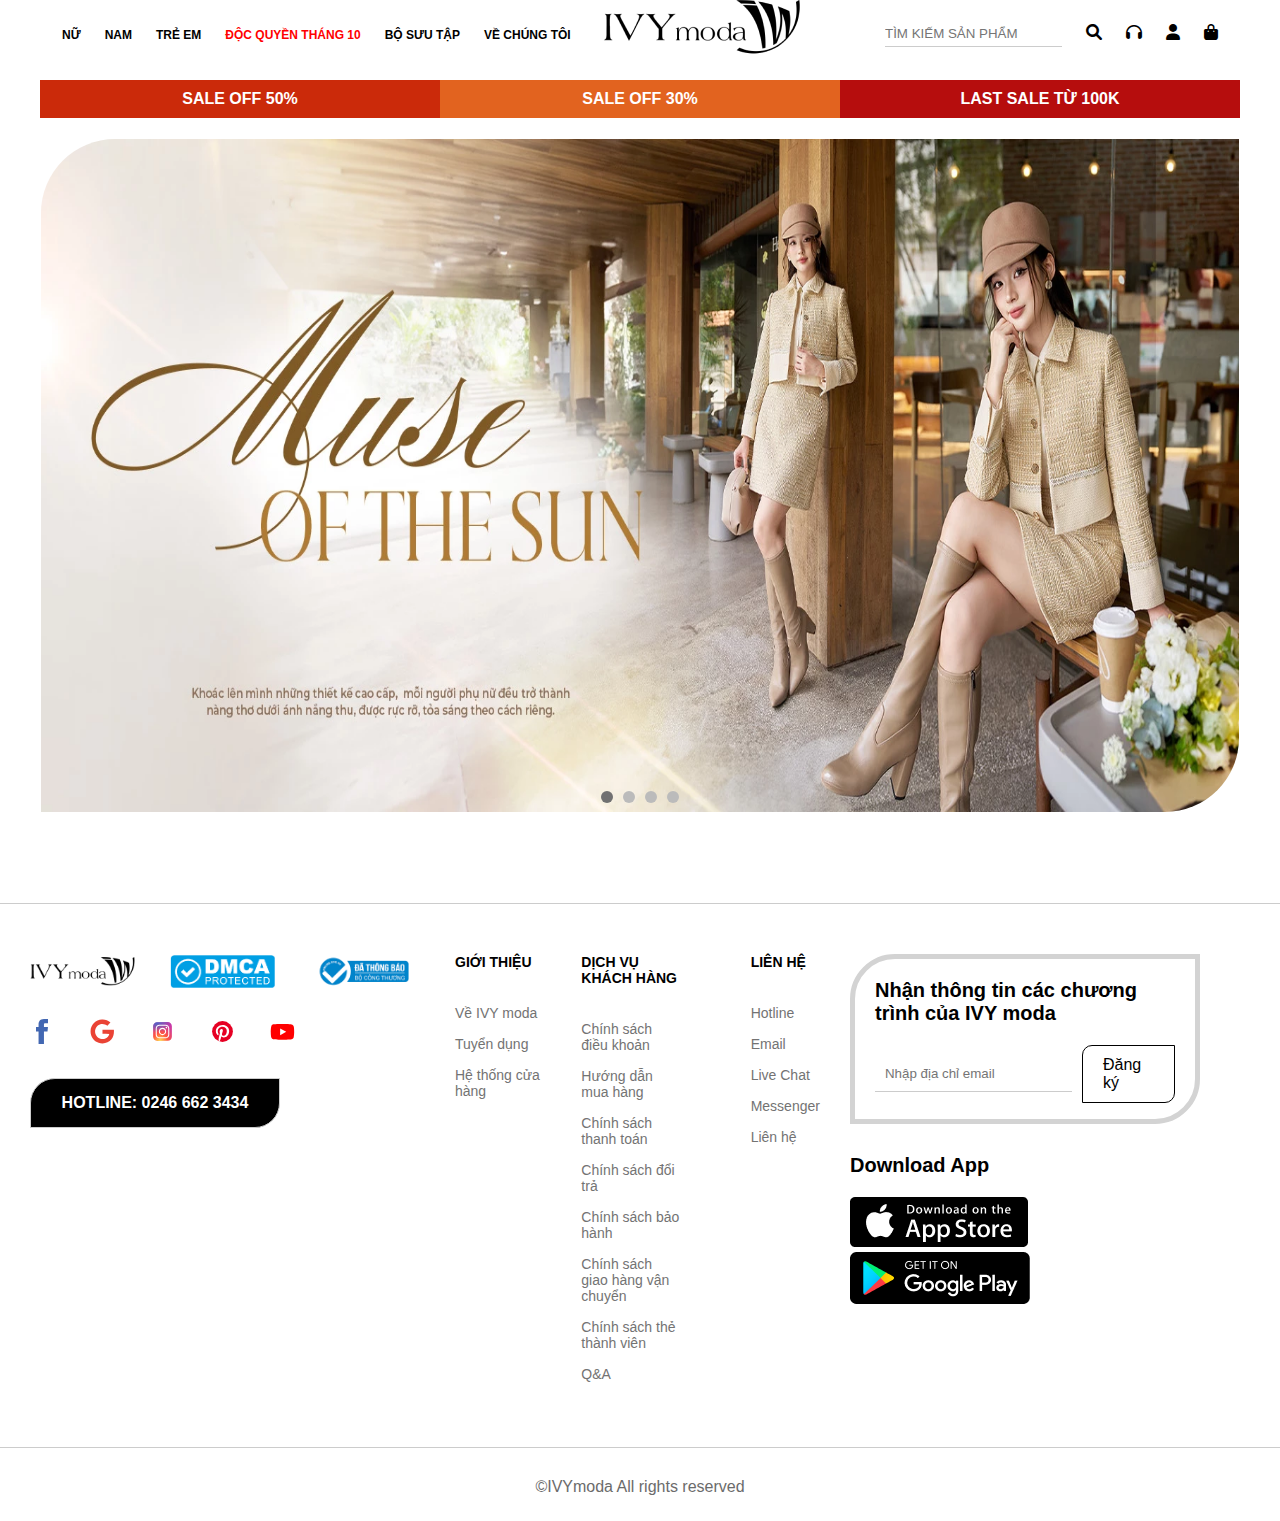
<file: index.html>
<!DOCTYPE html>
<html lang="en">
<head>
    <meta charset="UTF-8">
    <meta name="viewport" content="width=device-width, initial-scale=1.0">
    <link rel="stylesheet" href="css/style.css">
    <link rel="stylesheet" href="https://cdnjs.cloudflare.com/ajax/libs/font-awesome/6.0.0/css/all.min.css">
    <link rel="icon" href="images/Remove-bg.ai_1729436108234.png">
    <title>Trang chủ | IVY moda</title>
</head>
<body>
    <header>
        <div class="menu">
            <li><a href="">NỮ</a>
                <ul class="sub-menu">
                    <div class="sub-menu-item">
                        <li><a style="color:red" href="">NEW ARRIVAL</a></li>
                        <li><a href="">MUSE OF THE SUN</a></li>
                        <li><a href="">ROSA CHARM</a></li>
                        <li><a href="">DELICATE LADY</a></li>
                        <li><a href="">WHISPERS OF AUTUMN</a></li>
                        <li><a href="">THE DREAMER</a></li>
                        <li><a href="">MORDEN STYLE</a></li>
                        <li><a href="">ETERNAL ELEGENCE</a></li>
                    </div>
                    <div class="sub-menu-item">
                        <li><a href="category.html">ÁO</a></li>
                            <ul>
                                <li><a href="">Áo sơ mi</a></li>
                                <li><a href="">Áo thun</a></li>
                                <li><a href="">Áo croptop</a></li>
                                <li><a href="">Áo peplum </a></li>    
                                <li><a href="">Áo len</a></li>    
                            </ul>
                    </div>
                    <div class="sub-menu-item">
                        <li><a href="">ÁO KHOÁC</a></li>
                            <ul>
                                <li><a href="">Áo vest/ blazer</a></li>
                                <li><a href="">Áo dạ/ măng tô</a></li>
                            </ul>
                    </div>
                    <div class="sub-menu-item">
                        <li><a href="">SET BỘ</a></li>
                            <ul>
                                <li><a href="">Set bộ công sở</a></li>
                                <li><a href="">Set bộ co-ords</a></li>
                                <li><a href="">Sẻ bộ thun/ len</a></li>
                            </ul>
                    </div>
                    <div class="sub-menu-item">
                        <li><a href="">QUẦN VÀ JUMPSUIT</a></li>
                            <ul>
                                <li><a href="">Quần dài</a></li>
                                <li><a href="">Quần jeans</a></li>
                                <li><a href="">Quần lửng/ short</a></li>
                                <li><a href="">Jumpsuit</a></li>
                            </ul>
                    </div>
                    <div class="sub-menu-item">
                        <li><a href="">CHÂN VÁY</a></li>
                            <ul>
                                <li><a href="">Chân váy bút chì</a></li>
                                <li><a href="">Chân váy chữ A</a></li>
                                <li><a href="">Chân váy jeans</a></li>
                            </ul>
                    </div>
                    <div class="sub-menu-item">
                        <li><a href="">SENORA</a></li>
                            <ul>
                                <li><a href="">Senora - Đầm dạ hội</a></li>
                            </ul>
                    </div>
                    <div class="sub-menu-item">
                        <li><a href="">PHỤ KIỆN</a></li>
                            <ul>
                                <li><a href="">Đồ lót</a></li>
                                <li><a href="">Phụ kiện</a></li>
                                <li><a href="">Túi/ví</a></li>
                                <li><a href="">Giày/dép & Sandals</a></li>
                            </ul>
                    </div>
                </ul>
            </li>

            <li><a href="">NAM</a>
                <ul style="width:1110px;" class="sub-menu">
                    <div class="sub-menu-item">
                        <li><a href="">NEW ARRIVALS</a></li>
                        <li><a style="color:red" href="">Sale ĐỘC QUYỀN T10</a></li>
                    </div>
                    <div class="sub-menu-item">
                        <li><a href="">ÁO</a></li>
                            <ul>
                                <li><a href="">Áo sơ mi</a></li>
                                <li><a href="">Áo thun</a></li>
                                <li><a href="">Áo polo</a></li>
                                <li><a href="">Áo khoác</a></li>    
                                <li><a href="">Áo len</a></li>    
                                <li><a href="">Áo Sweater/ Hoodie</a></li>
                            </ul>
                    </div>
                    <div class="sub-menu-item">
                        <li><a href="">QUẦN NAM</a></li>
                            <ul>
                                <li><a href="">Quần dài</a></li>
                                <li><a href="">Quần khaki</a></li>
                                <li><a href="">Quần jeans</a></li>
                                <li><a href="">Quần lửng/short</a></li>
                            </ul>
                    </div>
                </ul>
            </li>

            <li><a href="">TRẺ EM</a>
                <ul style="width:1060px;" class="sub-menu">
                    <div class="sub-menu-item">
                        <li><a href="">NEW ARRIVAL</a></li>
                        <li><a href="">ÁO KHOÁC</a></li>
                    </div>
                    <div class="sub-menu-item">
                        <li><a href="">BÉ GÁI</a></li>
                            <ul>
                                <li><a href="">Áo bé gái</a></li>
                                <li><a href="">Quần bé gái</a></li>
                                <li><a href="">Váy bé gái</a></li>
                                <li><a href="">Chân váy bé gái</a></li>    
                                <li><a href="">Phụ kiện bé gái</a></li>    
                            </ul>
                    </div>
                    <div class="sub-menu-item">
                        <li><a href="">BÉ TRAI</a></li>
                            <ul>
                                <li><a href="">Áo bé trai</a></li>
                                <li><a href="">Quần bé trai</a></li>
                                <li><a href="">Phụ kiện bé trai</a></li>
                            </ul>
                    </div>
                </ul>
            </li>

            <li><a style="color:red" href="">ĐỘC QUYỀN THÁNG 10</a>
                <ul style="width:992px;" class="sub-menu">
                    <div class="sub-menu-item">
                        <li><a style="color:red" href="">Last Chance Sale từ 100k</a></li>
                            <ul>
                                <li><a href="">100k đến 250k</a></li>
                                <li><a href="">300k đến 450k</a></li>
                                <li><a href="">Từ 500k</a></li>
                            </ul>
                    </div>
                    <div class="sub-menu-item">
                        <li><a style="color:red" href="">Deal độc quyền T10 - SALE upto 50%</a></li>
                            <ul>
                                <li><a href="">Áo</a></li>
                                <li><a href="">Đầm</a></li>
                                <li><a href="">Chân váy</a></li>
                                <li><a href="">Quần/Jumpsuit</a></li>
                            </ul>
                    </div>
                </ul>
            </li>

            <li><a href="">BỘ SƯU TẬP</a>
                <ul style="width:834px;" class="sub-menu">
                    <div class="sub-menu-item">
                        <li><a href="">ÁO</a></li>
                            <ul>
                                <li><a href="">MUSE OF THE SUN</a></li>
                                <li><a href="">ROSA CHARM</a></li>
                                <li><a href="">DELICATE LADY</a></li>
                                <li><a href="">WHISPERS OF AUTUMN</a></li>
                                <li><a href="">THE DREAMER</a></li>
                                <li><a href="">MORDEN STYLE</a></li>
                                <li><a href="">ETERNAL ELEGENCE</a></li>
                            </ul>
                    </div>
                </ul>
            </li>

            <li><a href="">VỀ CHÚNG TÔI</a>
                <ul style="width:200px;" class="sub-menu">
                    <div class="sub-menu-item">
                        <li><a href="about.html">Về IVY moda</a></li>
                        <li><a href="">Fashion Show</a></li>
                        <li><a href="">Hoạt động cộng đồng</a></li>
                    </div>
                </ul>
            </li>
        </div>
        <div class="logo">
            <img src="images/logo.png">

        </div>
        <div class="other">
            <li><input type="text" placeholder="TÌM KIẾM SẢN PHẨM"></li>
            <li><a class="fa-solid fa-magnifying-glass" href=""></a></li>
            <li><a class="fa-solid fa-headphones" href=""></a></li>
            <li><a class="fa-solid fa-user" href="login.html"></a></li>
            <li><a class="fa-solid fa-bag-shopping" href=""></a></li>
        </div>
    </header>
    
    <div class="slider">
        <div class="sale-off">
            <div class="sale1"><a href="">SALE OFF 50%</a></div>
            <div class="sale2"><a href="">SALE OFF 30%</a></div>
            <div class="sale3"><a href="">LAST SALE TỪ 100K</a></div>
        </div>
        <div class="aspect-ratio-169">
            <img src="images/slide4.webp">
            <img src="images/slide2.webp">
            <img src="images/slide3.webp">
            <img src="images/slide5.webp">  
        </div>
        <div class="dot-container">
            <div class="dot active"></div>
            <div class="dot"></div>
            <div class="dot"></div>
            <div class="dot"></div>
        </div>
    </div>

    <div class="footer">
        <div class="left-footer">
            <div class="top-row">
                <img src="images/logo-footer.png">
                <img src="images/dmca.png">
                <img src="images/img-congthuong.png">
            </div>
            <div class="bottom-row">
                <a href="https://www.facebook.com/thoitrangivymoda/?locale=vi_VN"><img src="images/ic_fb.svg"></a>
                <a href="index.html"><img src="images/ic_gg.svg"></a>
                <a href="https://www.instagram.com/ivy_moda/"><img src="images/ic_instagram.svg"></a>
                <a href="https://www.pinterest.com/ivymoda/_saved/"><img src="images/ic_pinterest.svg"></a>
                <a href="https://www.youtube.com/user/thoitrangivymoda"><img src="images/ic_ytb.svg"></a>
            </div>
            <div>
                <p class="hot-line">HOTLINE: 0246 662 3434</p>
            </div>
        </div>

        <div class="center-left-footer">
            <li class="footer-txt">GIỚI THIỆU</li>
            <li><a href="">Về IVY moda</a></li>
            <li><a href="">Tuyển dụng</a></li>
            <li><a href="">Hệ thống cửa hàng</a></li>
        </div>

        <div class="center-middle-footer">
            <li class="footer-txt">DỊCH VỤ KHÁCH HÀNG</li>
            <li><a href="">Chính sách điều khoản</a></li>
            <li><a href="">Hướng dẫn mua hàng</a></li>
            <li><a href="">Chính sách thanh toán</a></li>
            <li><a href="">Chính sách đổi trả</a></li>
            <li><a href="">Chính sách bảo hành</a></li>
            <li><a href="">Chính sách giao hàng vận chuyển</a></li>
            <li><a href="">Chính sách thẻ thành viên</a></li>
            <li><a href="">Q&A</a></li>
        </div>

        <div class="center-right-footer">
            <li class="footer-txt">LIÊN HỆ</li>
            <li><a href="">Hotline</a></li>
            <li><a href="">Email</a></li>
            <li><a href="">Live Chat</a></li>
            <li><a href="">Messenger</a></li>
            <li><a href="">Liên hệ</a></li>
        </div>

        <div class="right-footer">
            <div class="sign-up">
                <p class="footer-txt">Nhận thông tin các chương trình của IVY moda</p>
                <div class="input-group">
                    <input type="text" placeholder="Nhập địa chỉ email">
                    <p class="input-hover">Đăng ký</p>
                </div>
            </div>
            <div class="app">
                <p class="footer-txt">Download App</p>
                <a href="https://apps.apple.com/vn/app/ivy-moda/id1430094474?l=vi"><img src="images/appstore.png"></a>
                <a href="https://play.google.com/store/apps/details?id=com.ivymoda.app&hl=vi"><img src="images/googleplay.png"></a>
            </div>
        </div>
    </div>

    <div class="copyright">
        <p>©IVYmoda All rights reserved</p>
    </div>
</body>
<script>
    const imgPosition = document.querySelectorAll('.aspect-ratio-169 img');
    const imgContainer = document.querySelector('.aspect-ratio-169');
    const dotItem = document.querySelectorAll('.dot');
    let index = 0;
    let number = imgPosition.length;

    imgPosition.forEach((img, index) => {
        img.style.left = `${index * 100}%`;
        dotItem[index].addEventListener('click', () => {
            slider(index);
        });
    });

    function slider(index) {
        imgContainer.style.left = '-' + index * 100 + '%';
        const dotActive = document.querySelector('.active');
        dotActive.classList.remove('active');
        dotItem[index].classList.add('active');
    }

    function imgSlide() {
        index++;
        if (index >= number) {
            index = 0;
        }
        slider(index);
    }
    setInterval(imgSlide, 5000);
</script>
</html>
</file>
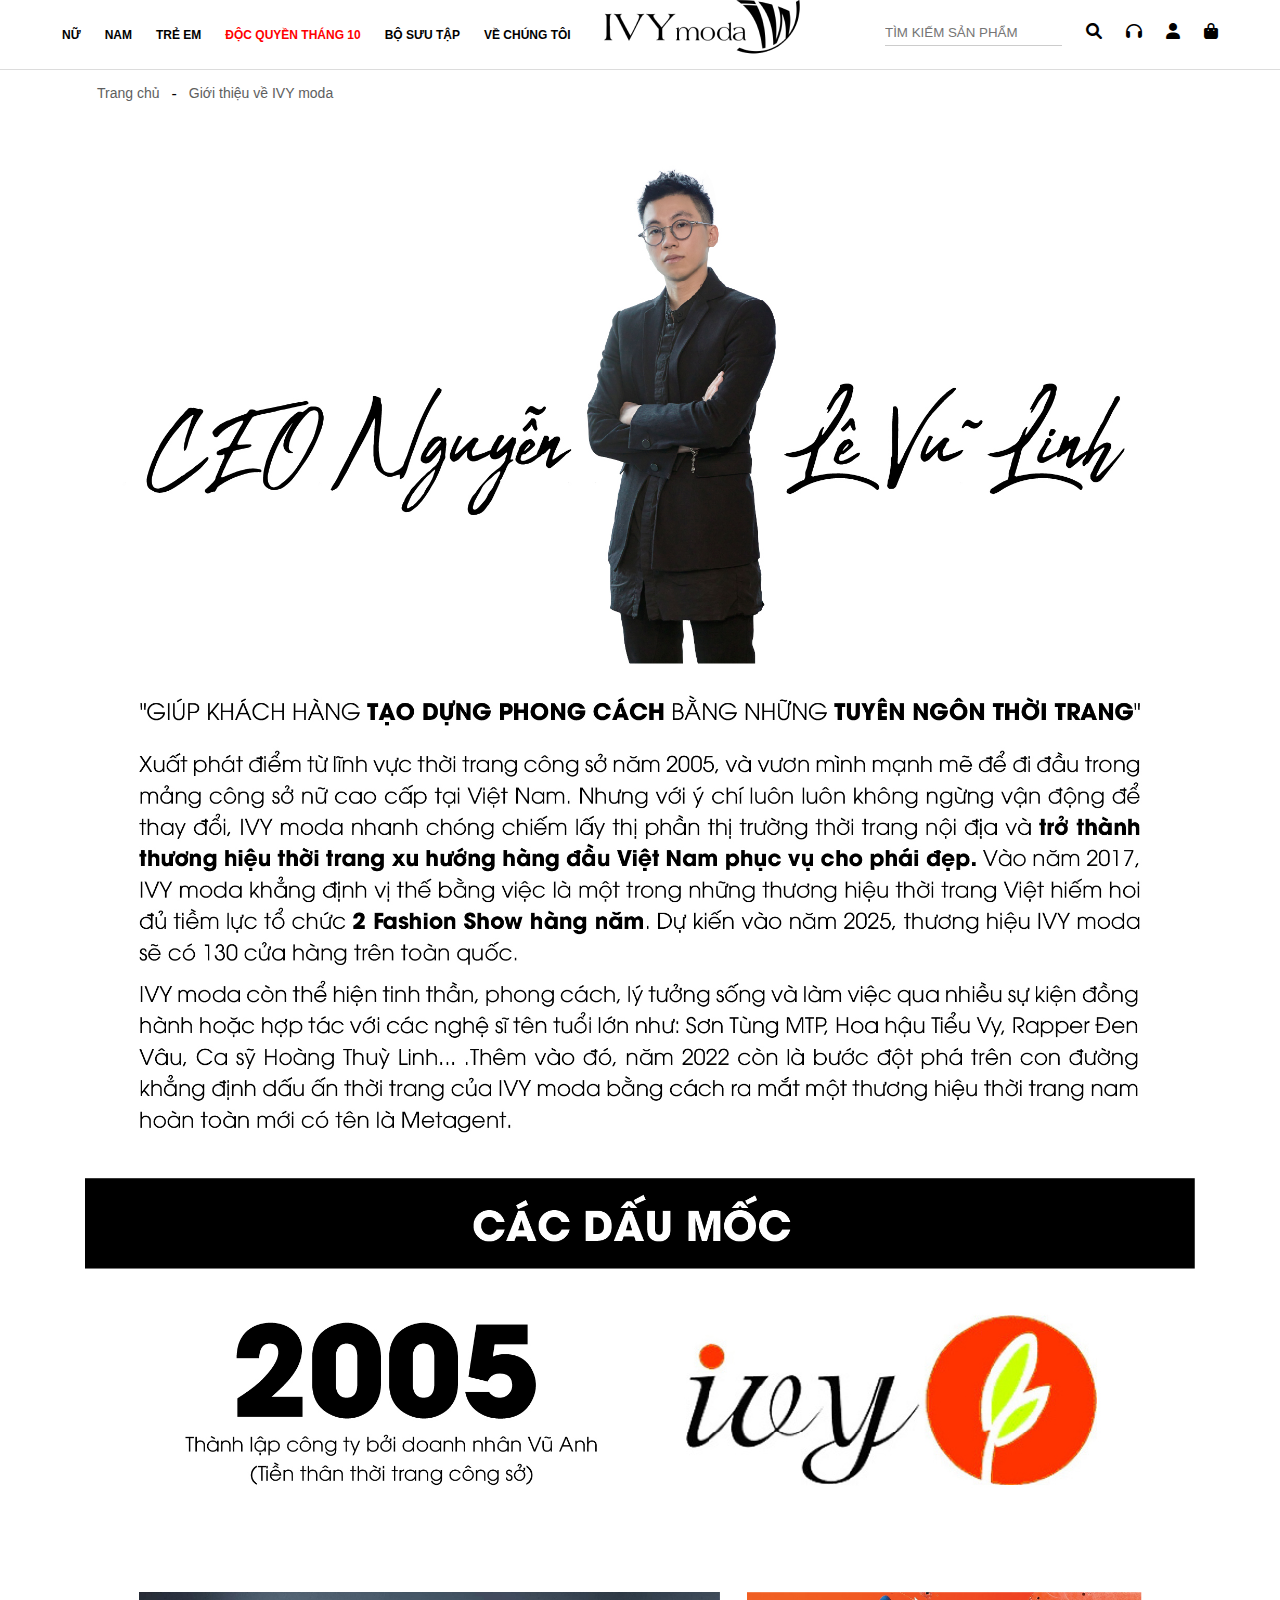
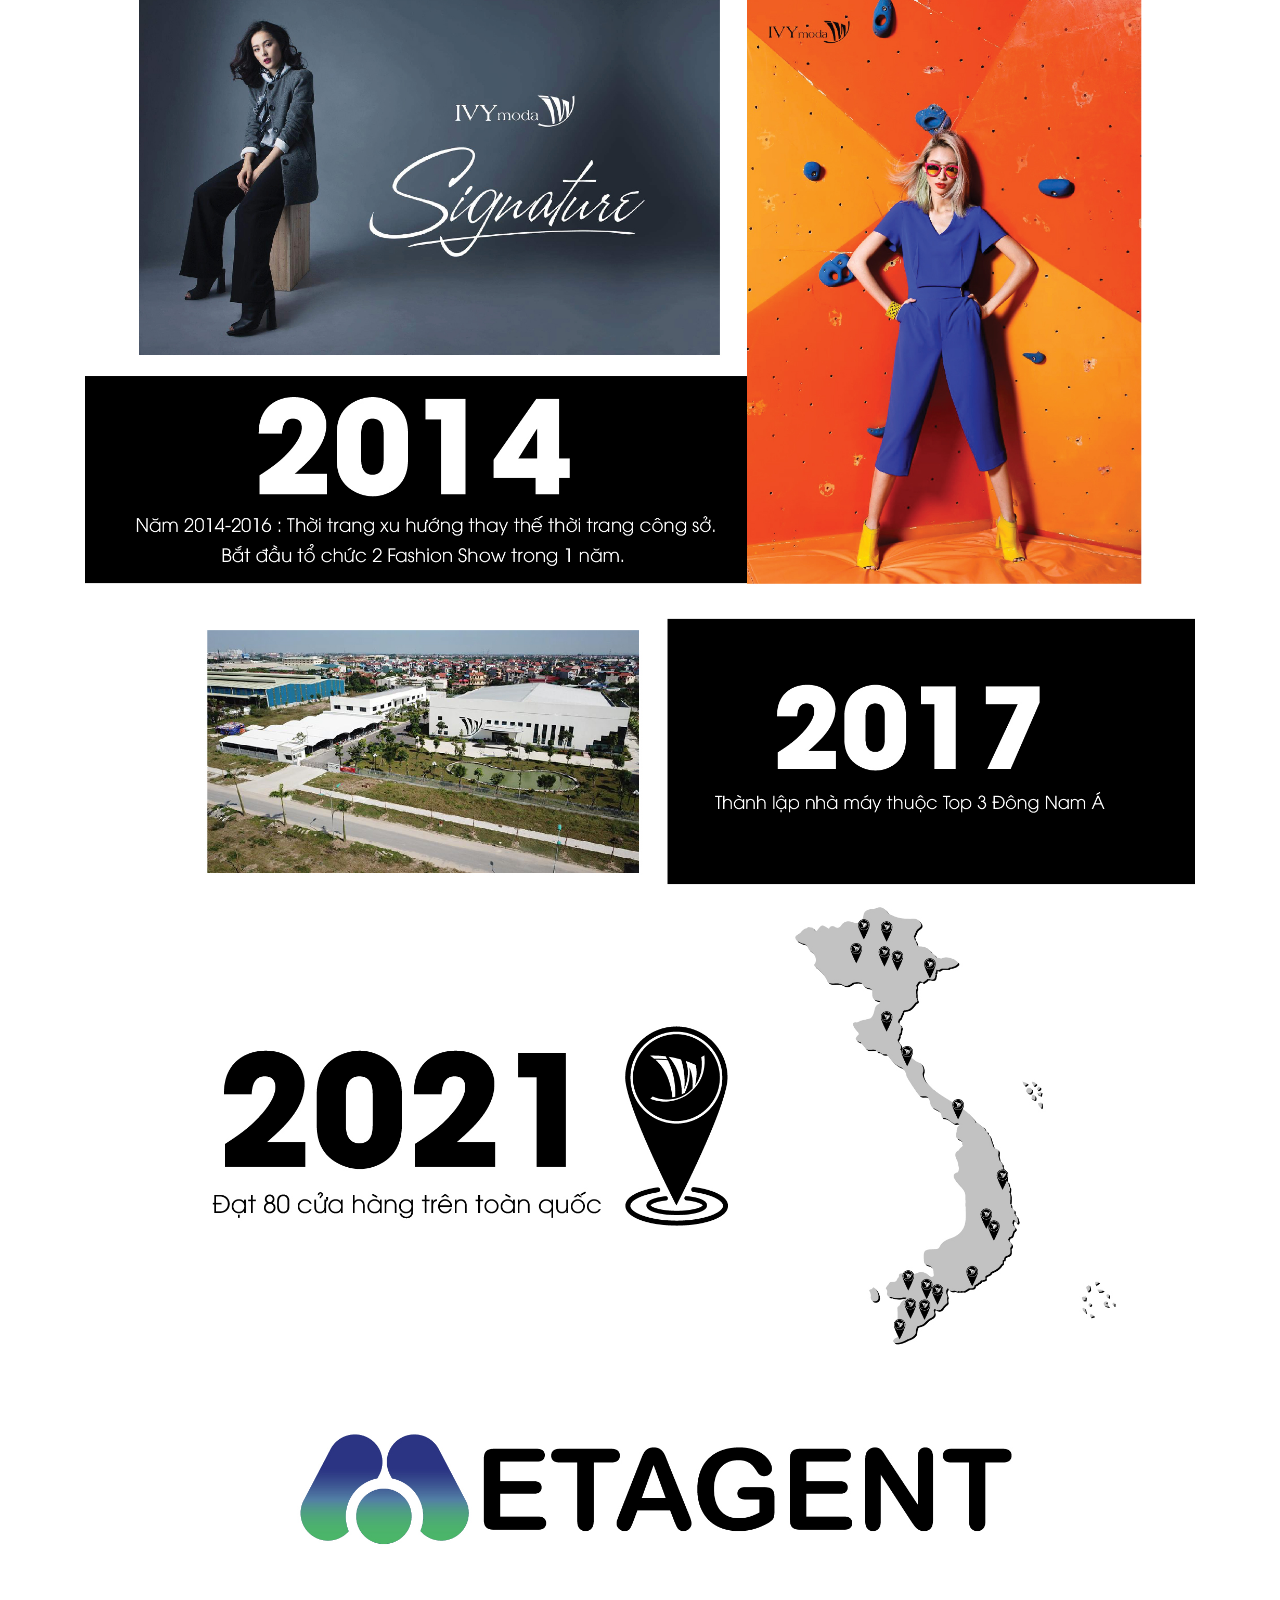
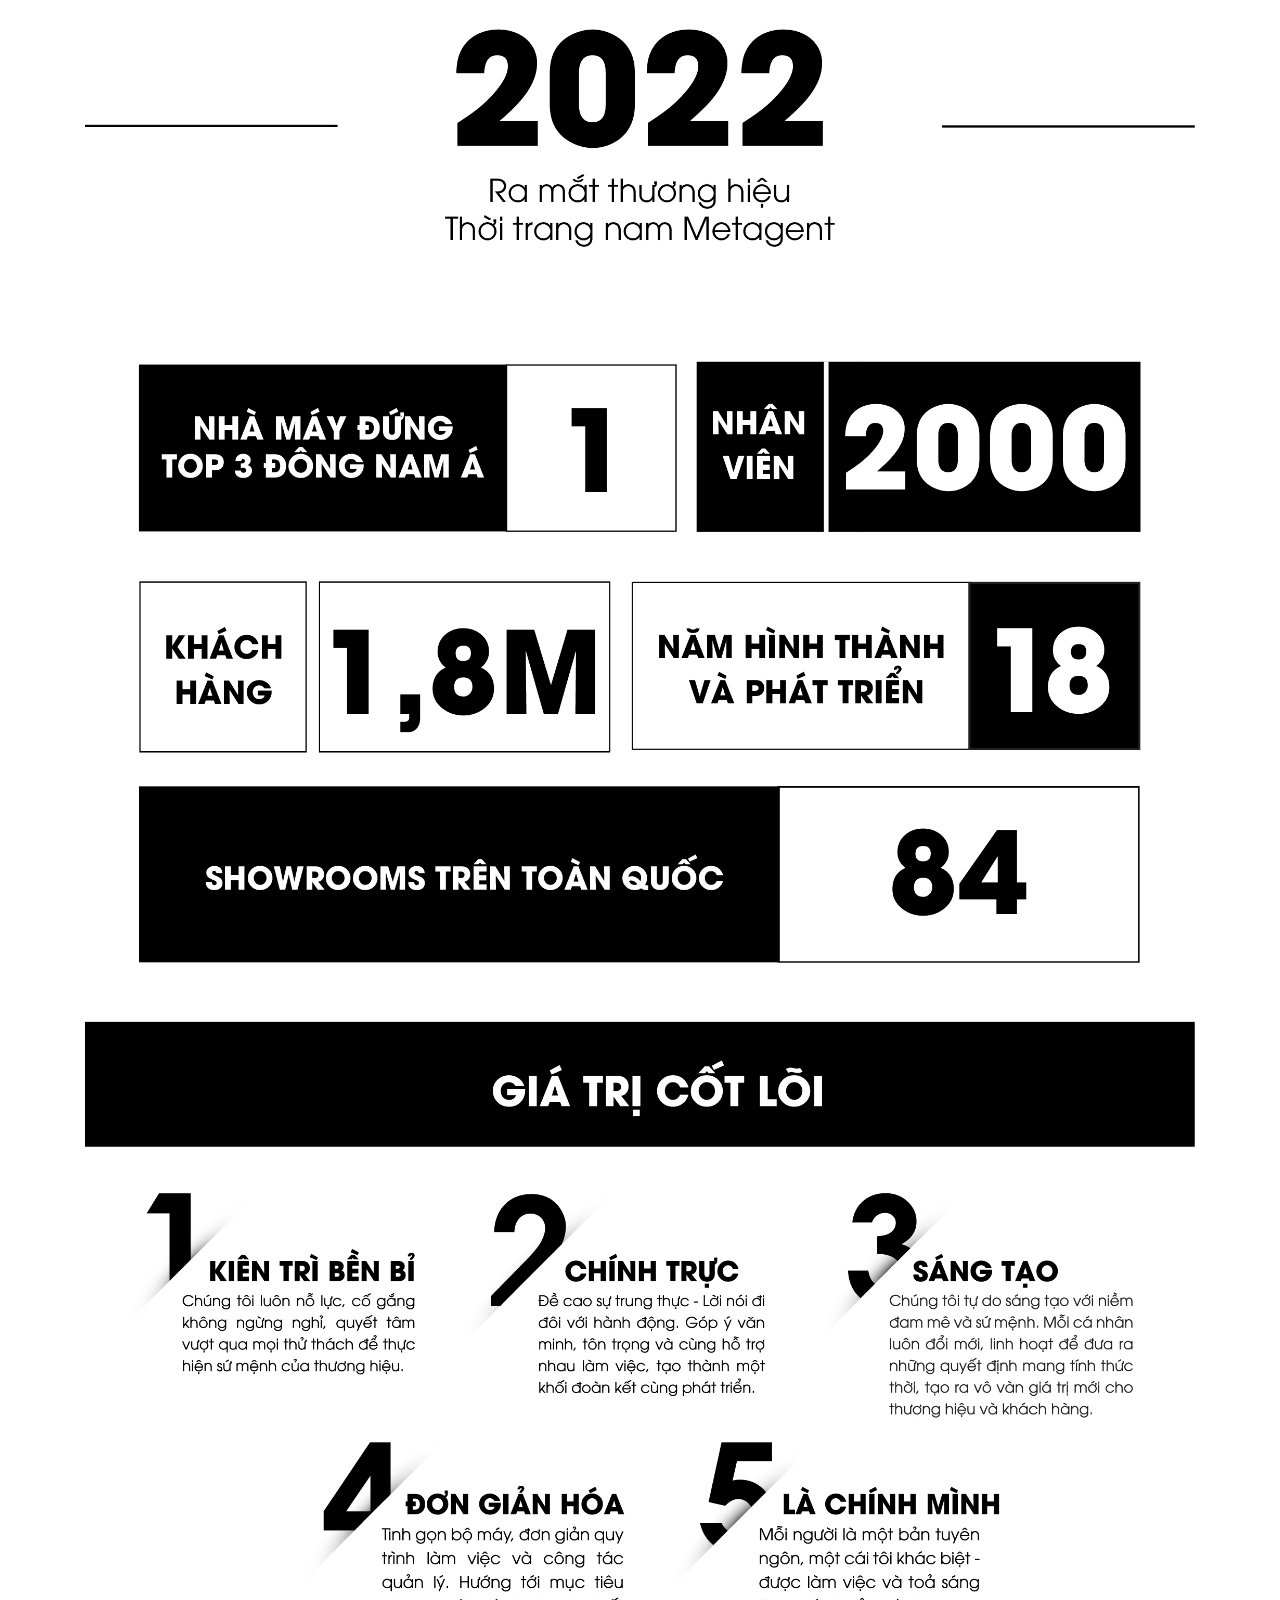
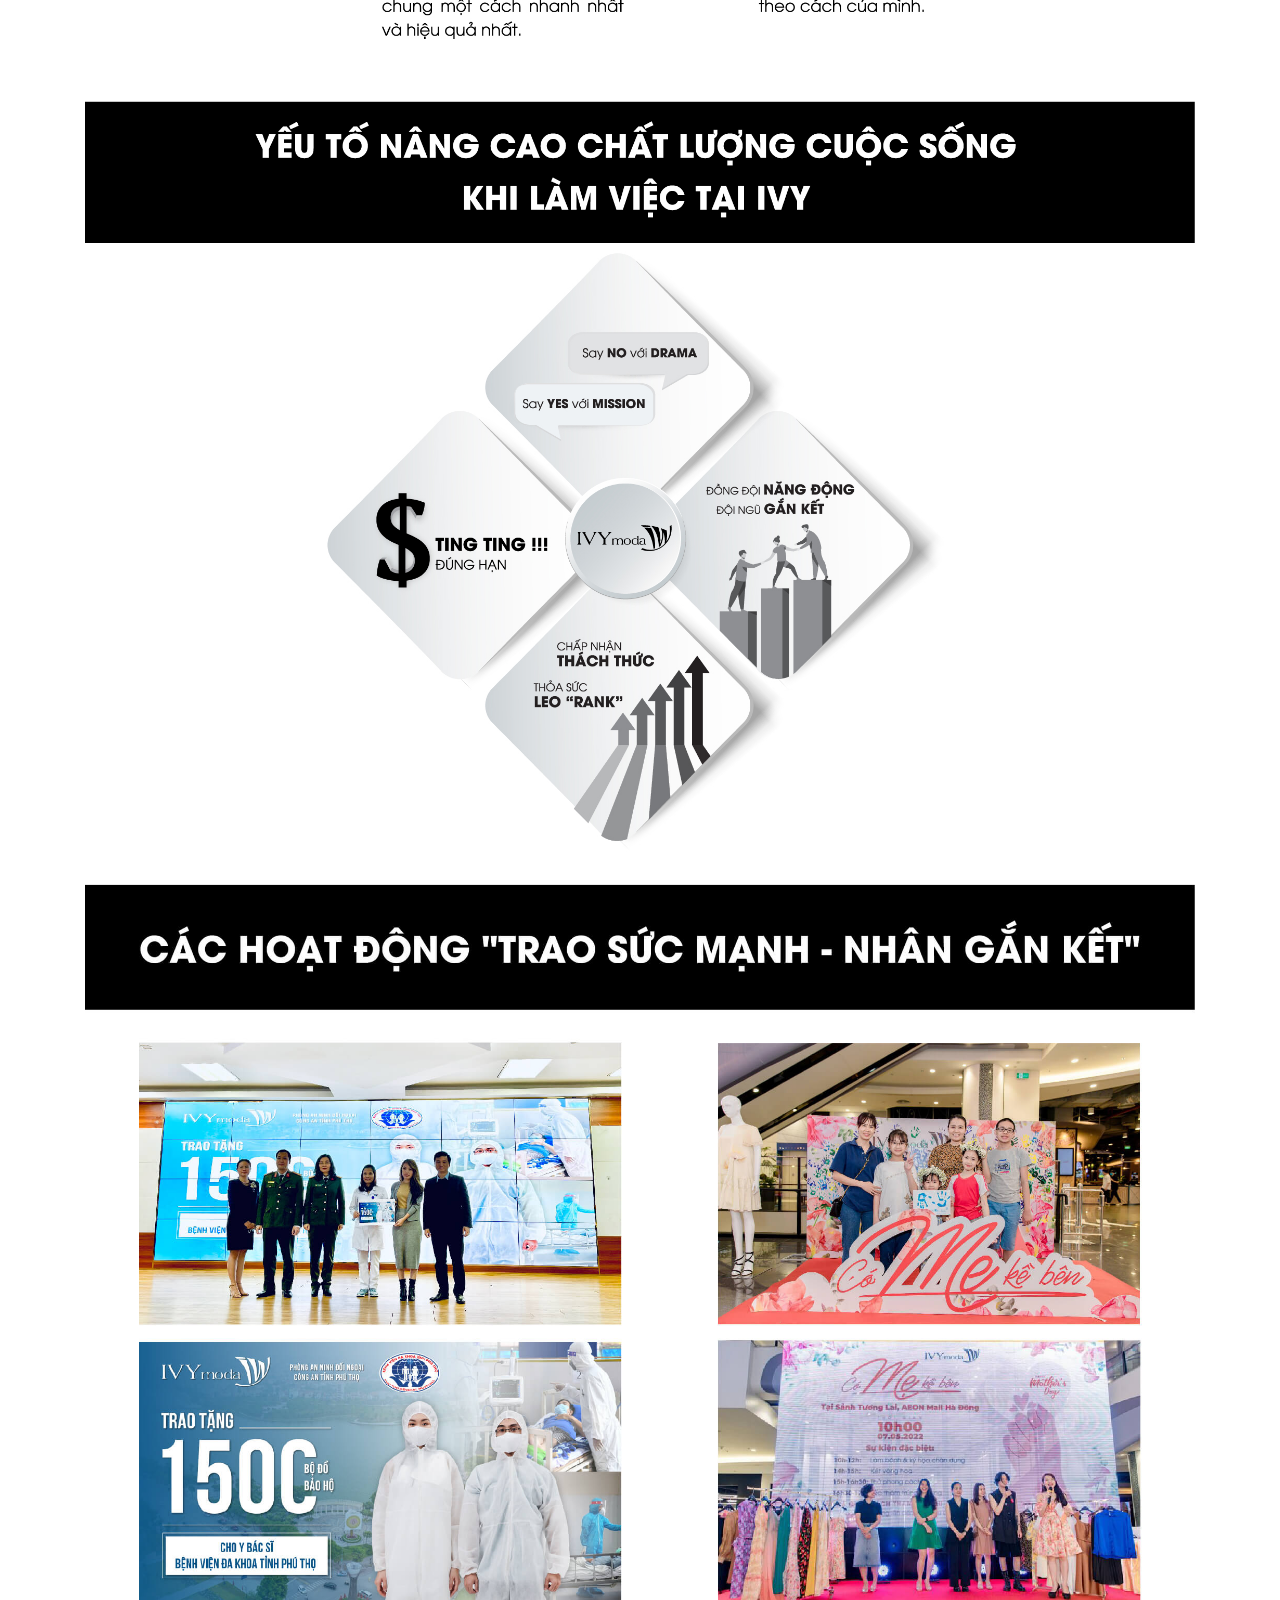
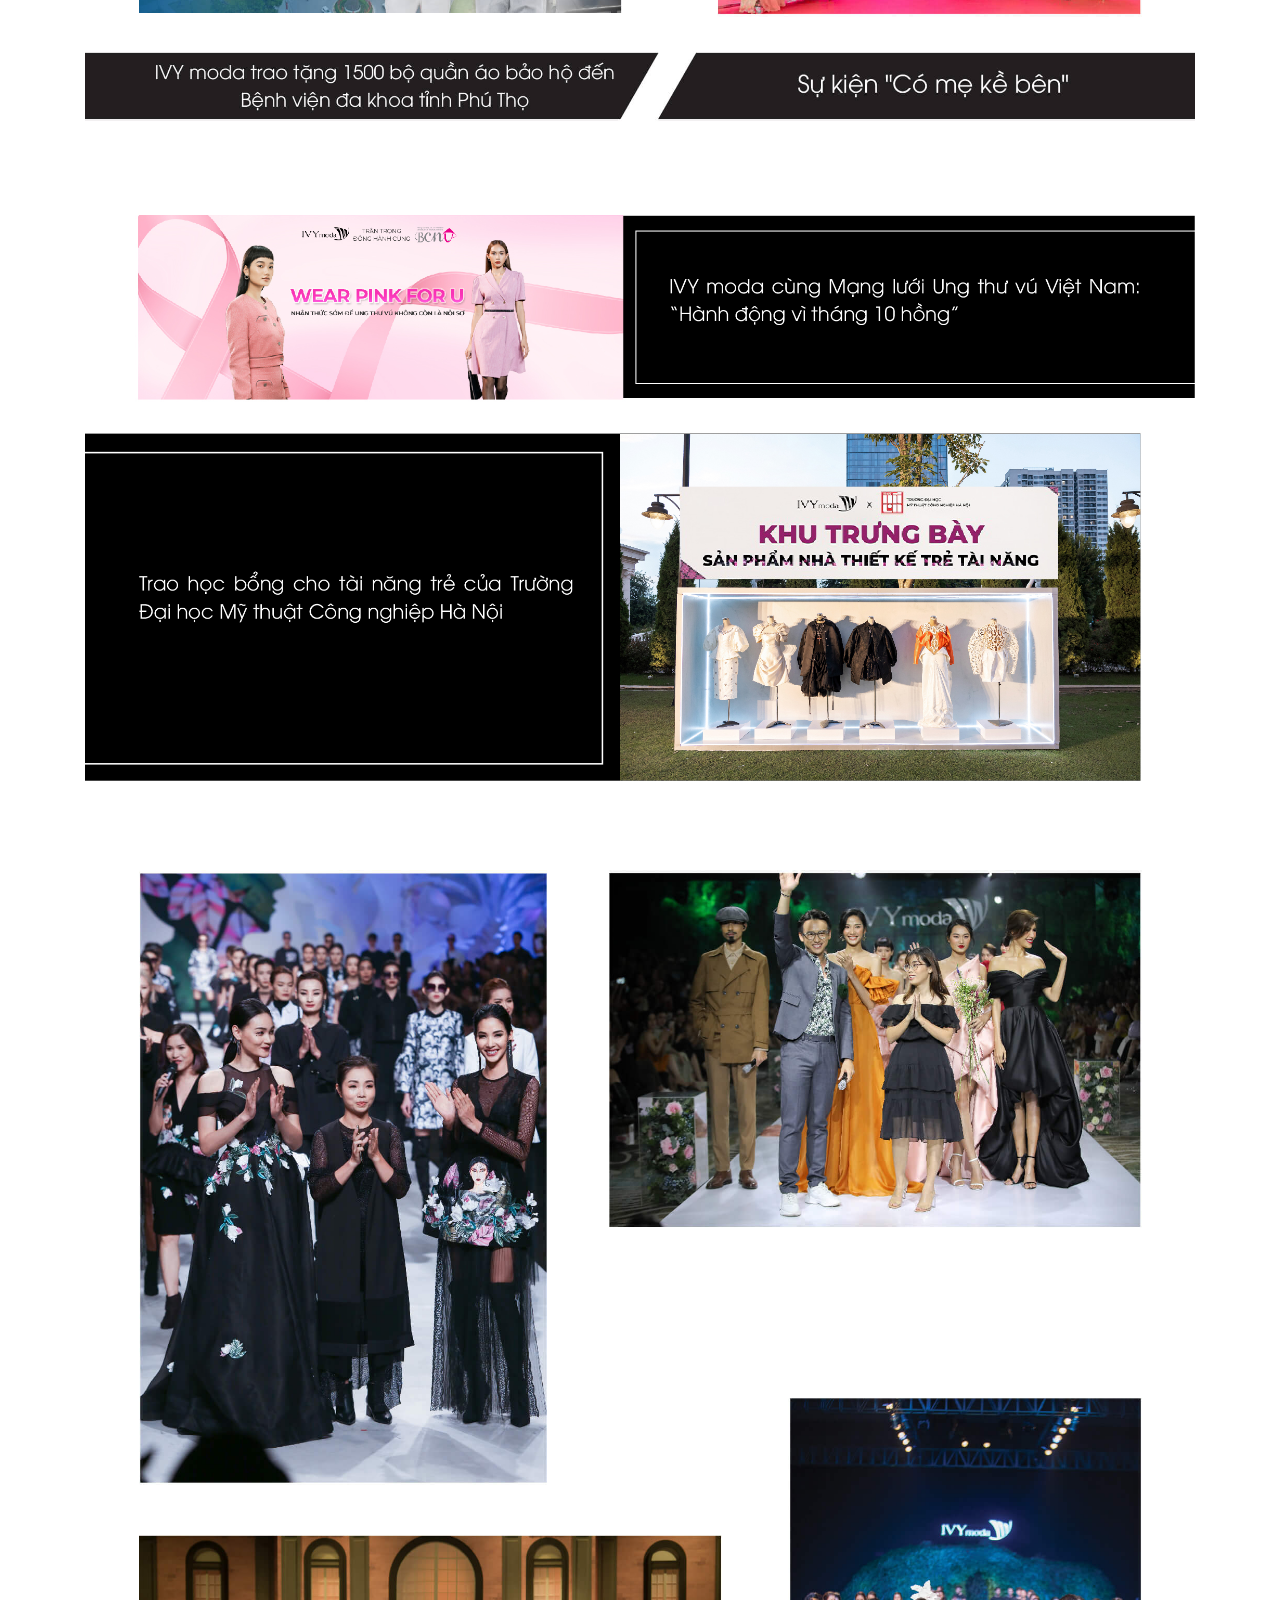
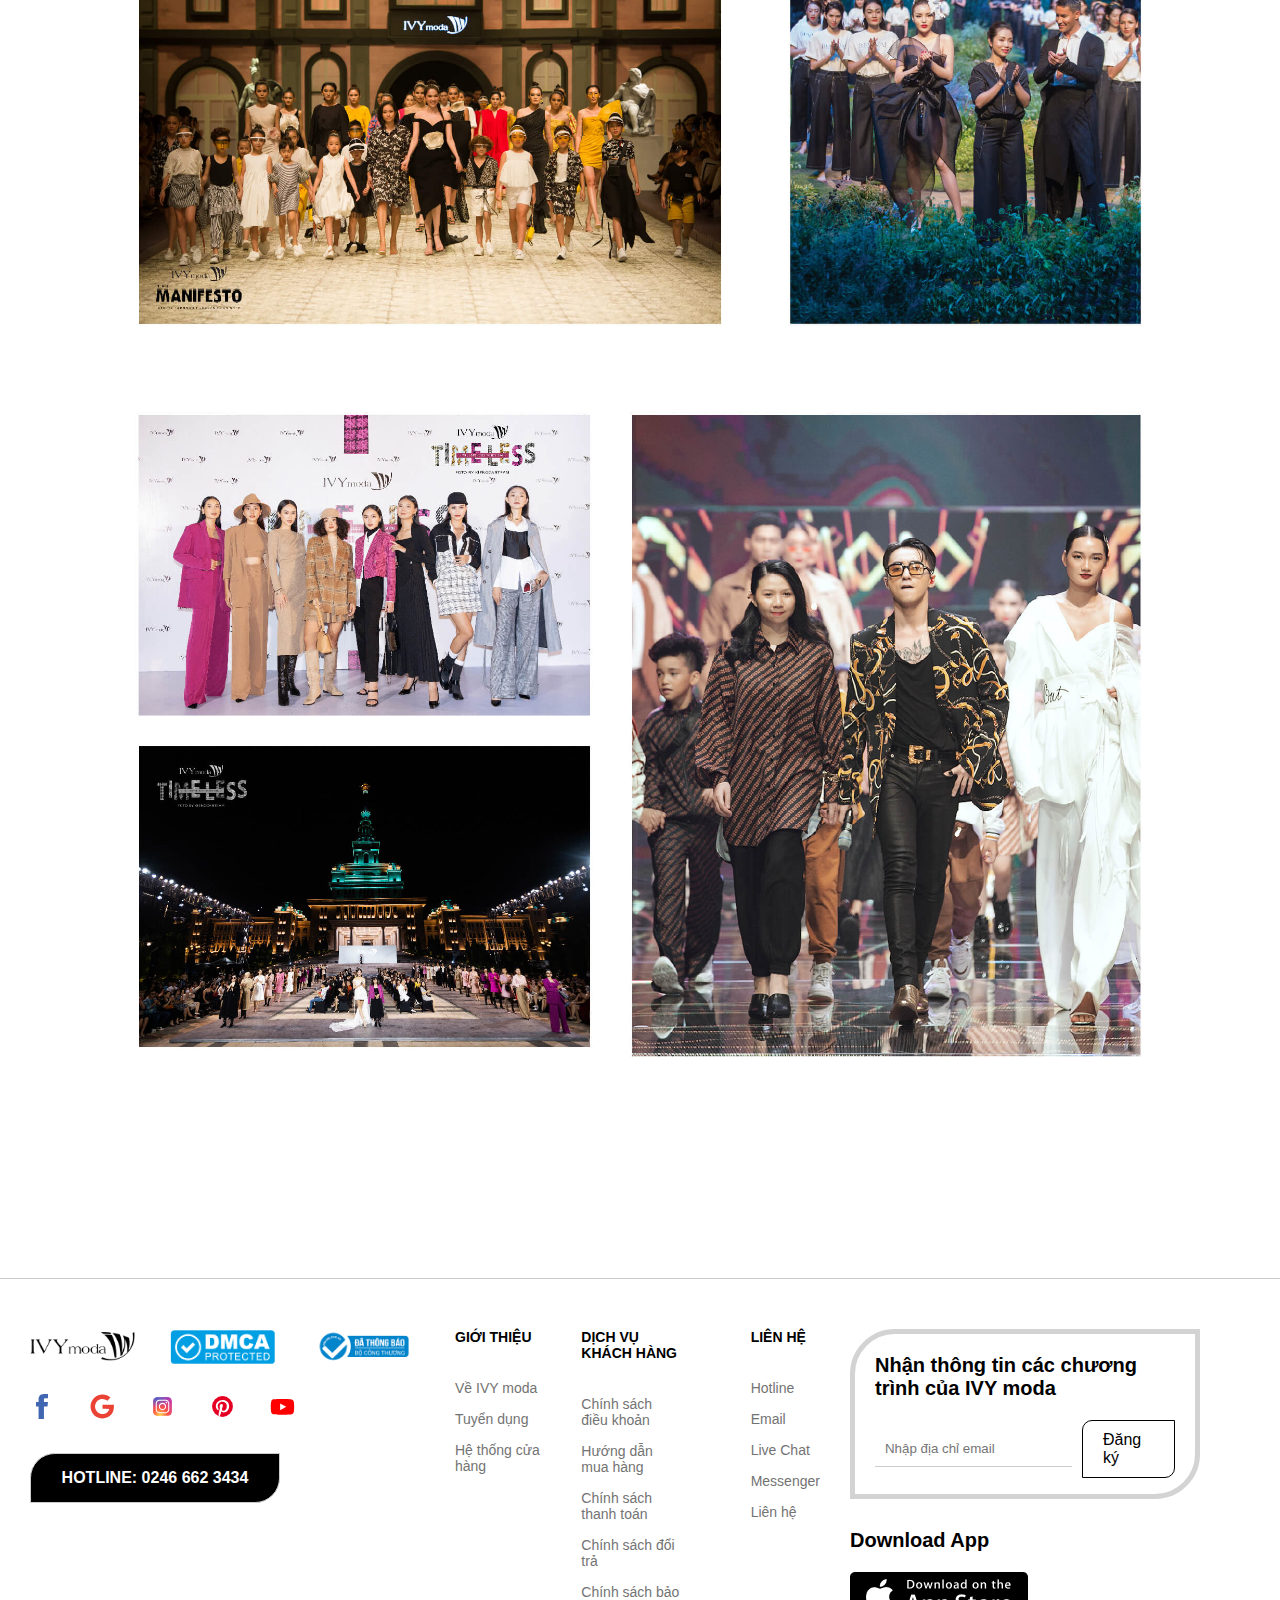
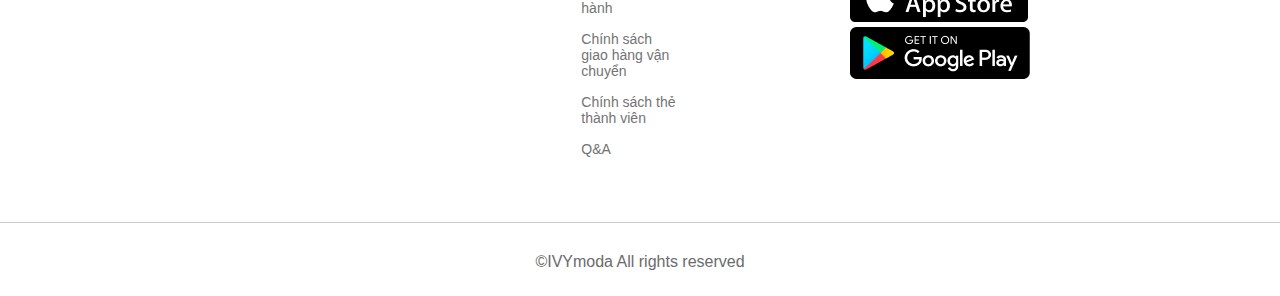
<file: about.html>
<!DOCTYPE html>
<html lang="en">
<head>
    <meta charset="UTF-8">
    <meta name="viewport" content="width=device-width, initial-scale=1.0">
    <link rel="stylesheet" href="css/style.css">
    <link rel="stylesheet" href="css/about.css">

    <link rel="stylesheet" href="https://cdnjs.cloudflare.com/ajax/libs/font-awesome/6.0.0/css/all.min.css">
    <link rel="icon" href="images/Remove-bg.ai_1729436108234.png">
    <title>Giới thiệu về | IVY moda</title>
</head>
<body>
    <header>
        <div class="menu">
            <li><a href="">NỮ</a>
                <ul class="sub-menu">
                    <div class="sub-menu-item">
                        <li><a style="color:red" href="">NEW ARRIVAL</a></li>
                        <li><a href="">MUSE OF THE SUN</a></li>
                        <li><a href="">ROSA CHARM</a></li>
                        <li><a href="">DELICATE LADY</a></li>
                        <li><a href="">WHISPERS OF AUTUMN</a></li>
                        <li><a href="">THE DREAMER</a></li>
                        <li><a href="">MORDEN STYLE</a></li>
                        <li><a href="">ETERNAL ELEGENCE</a></li>
                    </div>
                    <div class="sub-menu-item">
                        <li><a href="">ÁO</a></li>
                            <ul>
                                <li><a href="">Áo sơ mi</a></li>
                                <li><a href="">Áo thun</a></li>
                                <li><a href="">Áo croptop</a></li>
                                <li><a href="">Áo peplum </a></li>    
                                <li><a href="">Áo len</a></li>    
                            </ul>
                    </div>
                    <div class="sub-menu-item">
                        <li><a href="">ÁO KHOÁC</a></li>
                            <ul>
                                <li><a href="">Áo vest/ blazer</a></li>
                                <li><a href="">Áo dạ/ măng tô</a></li>
                            </ul>
                    </div>
                    <div class="sub-menu-item">
                        <li><a href="">SET BỘ</a></li>
                            <ul>
                                <li><a href="">Set bộ công sở</a></li>
                                <li><a href="">Set bộ co-ords</a></li>
                                <li><a href="">Sẻ bộ thun/ len</a></li>
                            </ul>
                    </div>
                    <div class="sub-menu-item">
                        <li><a href="">QUẦN VÀ JUMPSUIT</a></li>
                            <ul>
                                <li><a href="">Quần dài</a></li>
                                <li><a href="">Quần jeans</a></li>
                                <li><a href="">Quần lửng/ short</a></li>
                                <li><a href="">Jumpsuit</a></li>
                            </ul>
                    </div>
                    <div class="sub-menu-item">
                        <li><a href="">CHÂN VÁY</a></li>
                            <ul>
                                <li><a href="">Chân váy bút chì</a></li>
                                <li><a href="">Chân váy chữ A</a></li>
                                <li><a href="">Chân váy jeans</a></li>
                            </ul>
                    </div>
                    <div class="sub-menu-item">
                        <li><a href="">SENORA</a></li>
                            <ul>
                                <li><a href="">Senora - Đầm dạ hội</a></li>
                            </ul>
                    </div>
                    <div class="sub-menu-item">
                        <li><a href="">PHỤ KIỆN</a></li>
                            <ul>
                                <li><a href="">Đồ lót</a></li>
                                <li><a href="">Phụ kiện</a></li>
                                <li><a href="">Túi/ví</a></li>
                                <li><a href="">Giày/dép & Sandals</a></li>
                            </ul>
                    </div>
                </ul>
            </li>

            <li><a href="">NAM</a>
                <ul style="width:1110px;" class="sub-menu">
                    <div class="sub-menu-item">
                        <li><a href="">NEW ARRIVALS</a></li>
                        <li><a style="color:red" href="">Sale ĐỘC QUYỀN T10</a></li>
                    </div>
                    <div class="sub-menu-item">
                        <li><a href="">ÁO</a></li>
                            <ul>
                                <li><a href="">Áo sơ mi</a></li>
                                <li><a href="">Áo thun</a></li>
                                <li><a href="">Áo polo</a></li>
                                <li><a href="">Áo khoác</a></li>    
                                <li><a href="">Áo len</a></li>    
                                <li><a href="">Áo Sweater/ Hoodie</a></li>
                            </ul>
                    </div>
                    <div class="sub-menu-item">
                        <li><a href="">QUẦN NAM</a></li>
                            <ul>
                                <li><a href="">Quần dài</a></li>
                                <li><a href="">Quần khaki</a></li>
                                <li><a href="">Quần jeans</a></li>
                                <li><a href="">Quần lửng/short</a></li>
                            </ul>
                    </div>
                </ul>
            </li>

            <li><a href="">TRẺ EM</a>
                <ul style="width:1060px;" class="sub-menu">
                    <div class="sub-menu-item">
                        <li><a href="">NEW ARRIVAL</a></li>
                        <li><a href="">ÁO KHOÁC</a></li>
                    </div>
                    <div class="sub-menu-item">
                        <li><a href="">BÉ GÁI</a></li>
                            <ul>
                                <li><a href="">Áo bé gái</a></li>
                                <li><a href="">Quần bé gái</a></li>
                                <li><a href="">Váy bé gái</a></li>
                                <li><a href="">Chân váy bé gái</a></li>    
                                <li><a href="">Phụ kiện bé gái</a></li>    
                            </ul>
                    </div>
                    <div class="sub-menu-item">
                        <li><a href="">BÉ TRAI</a></li>
                            <ul>
                                <li><a href="">Áo bé trai</a></li>
                                <li><a href="">Quần bé trai</a></li>
                                <li><a href="">Phụ kiện bé trai</a></li>
                            </ul>
                    </div>
                </ul>
            </li>

            <li><a style="color:red" href="">ĐỘC QUYỀN THÁNG 10</a>
                <ul style="width:992px;" class="sub-menu">
                    <div class="sub-menu-item">
                        <li><a style="color:red" href="">Last Chance Sale từ 100k</a></li>
                            <ul>
                                <li><a href="">100k đến 250k</a></li>
                                <li><a href="">300k đến 450k</a></li>
                                <li><a href="">Từ 500k</a></li>
                            </ul>
                    </div>
                    <div class="sub-menu-item">
                        <li><a style="color:red" href="">Deal độc quyền T10 - SALE upto 50%</a></li>
                            <ul>
                                <li><a href="">Áo</a></li>
                                <li><a href="">Đầm</a></li>
                                <li><a href="">Chân váy</a></li>
                                <li><a href="">Quần/Jumpsuit</a></li>
                            </ul>
                    </div>
                </ul>
            </li>

            <li><a href="">BỘ SƯU TẬP</a>
                <ul style="width:834px;" class="sub-menu">
                    <div class="sub-menu-item">
                        <li><a href="">ÁO</a></li>
                            <ul>
                                <li><a href="">MUSE OF THE SUN</a></li>
                                <li><a href="">ROSA CHARM</a></li>
                                <li><a href="">DELICATE LADY</a></li>
                                <li><a href="">WHISPERS OF AUTUMN</a></li>
                                <li><a href="">THE DREAMER</a></li>
                                <li><a href="">MORDEN STYLE</a></li>
                                <li><a href="">ETERNAL ELEGENCE</a></li>
                            </ul>
                    </div>
                </ul>
            </li>

            <li><a href="">VỀ CHÚNG TÔI</a>
                <ul style="width:200px;" class="sub-menu">
                    <div class="sub-menu-item">
                        <li><a href="">Về IVY moda</a></li>
                        <li><a href="">Fashion Show</a></li>
                        <li><a href="">Hoạt động cộng đồng</a></li>
                    </div>
                </ul>
            </li>
        </div>
        <div class="logo">
            <img src="images/logo.png">

        </div>
        <div class="other">
            <li><input type="text" placeholder="TÌM KIẾM SẢN PHẨM"></li>
            <li><a class="fa-solid fa-magnifying-glass" href=""></a></li>
            <li><a class="fa-solid fa-headphones" href=""></a></li>
            <li><a class="fa-solid fa-user" href=""></a></li>
            <li><a class="fa-solid fa-bag-shopping" href=""></a></li>
        </div>
    </header>

    <!---------------------------------------- ABOUT ---------------------------------->
    <section class="about">
        <div class="about-top row">
            <p><a style="color:#5e5e5e" href="index.html">Trang chủ</a><div>-</div><p>Giới thiệu về IVY moda</p></p>
        </div>
        <div class="about-container">
            <img src="images/aboutus/01.jpg">
            <img src="images/aboutus/02.jpg">
            <img src="images/aboutus/03.jpg">
            <img src="images/aboutus/04.jpg">
            <img src="images/aboutus/05.jpg">
            <img src="images/aboutus/06.jpg">
            <img src="images/aboutus/07.jpg">
            <img src="images/aboutus/08.jpg">
            <img src="images/aboutus/09.jpg">
            <img src="images/aboutus/10.jpg">
            <img src="images/aboutus/11.jpg">
            <img src="images/aboutus/12.jpg">
            <img src="images/aboutus/13.jpg">
        </div>
    </section>

    <!----------------------------------------- FOOTER --------------------------------->
    <div class="footer">
        <div class="left-footer">
            <div class="top-row">
                <img src="images/logo-footer.png">
                <img src="images/dmca.png">
                <img src="images/img-congthuong.png">
            </div>
            <div class="bottom-row">
                <a href="https://www.facebook.com/thoitrangivymoda/?locale=vi_VN"><img src="images/ic_fb.svg"></a>
                <a href="index.html"><img src="images/ic_gg.svg"></a>
                <a href="https://www.instagram.com/ivy_moda/"><img src="images/ic_instagram.svg"></a>
                <a href="https://www.pinterest.com/ivymoda/_saved/"><img src="images/ic_pinterest.svg"></a>
                <a href="https://www.youtube.com/user/thoitrangivymoda"><img src="images/ic_ytb.svg"></a>
            </div>
            <div>
                <p class="hot-line">HOTLINE: 0246 662 3434</p>
            </div>
        </div>

        <div class="center-left-footer">
            <li class="footer-txt">GIỚI THIỆU</li>
            <li><a href="">Về IVY moda</a></li>
            <li><a href="">Tuyển dụng</a></li>
            <li><a href="">Hệ thống cửa hàng</a></li>
        </div>

        <div class="center-middle-footer">
            <li class="footer-txt">DỊCH VỤ KHÁCH HÀNG</li>
            <li><a href="">Chính sách điều khoản</a></li>
            <li><a href="">Hướng dẫn mua hàng</a></li>
            <li><a href="">Chính sách thanh toán</a></li>
            <li><a href="">Chính sách đổi trả</a></li>
            <li><a href="">Chính sách bảo hành</a></li>
            <li><a href="">Chính sách giao hàng vận chuyển</a></li>
            <li><a href="">Chính sách thẻ thành viên</a></li>
            <li><a href="">Q&A</a></li>
        </div>

        <div class="center-right-footer">
            <li class="footer-txt">LIÊN HỆ</li>
            <li><a href="">Hotline</a></li>
            <li><a href="">Email</a></li>
            <li><a href="">Live Chat</a></li>
            <li><a href="">Messenger</a></li>
            <li><a href="">Liên hệ</a></li>
        </div>

        <div class="right-footer">
            <div class="sign-up">
                <p class="footer-txt">Nhận thông tin các chương trình của IVY moda</p>
                <div class="input-group">
                    <input type="text" placeholder="Nhập địa chỉ email">
                    <p class="input-hover">Đăng ký</p>
                </div>
            </div>
            <div class="app">
                <p class="footer-txt">Download App</p>
                <a href="https://apps.apple.com/vn/app/ivy-moda/id1430094474?l=vi"><img src="images/appstore.png"></a>
                <a href="https://play.google.com/store/apps/details?id=com.ivymoda.app&hl=vi"><img src="images/googleplay.png"></a>
            </div>
        </div>
    </div>

    <div class="copyright">
        <p>©IVYmoda All rights reserved</p>
    </div>
</body>
<script>
    
</script>
</html>
</file>
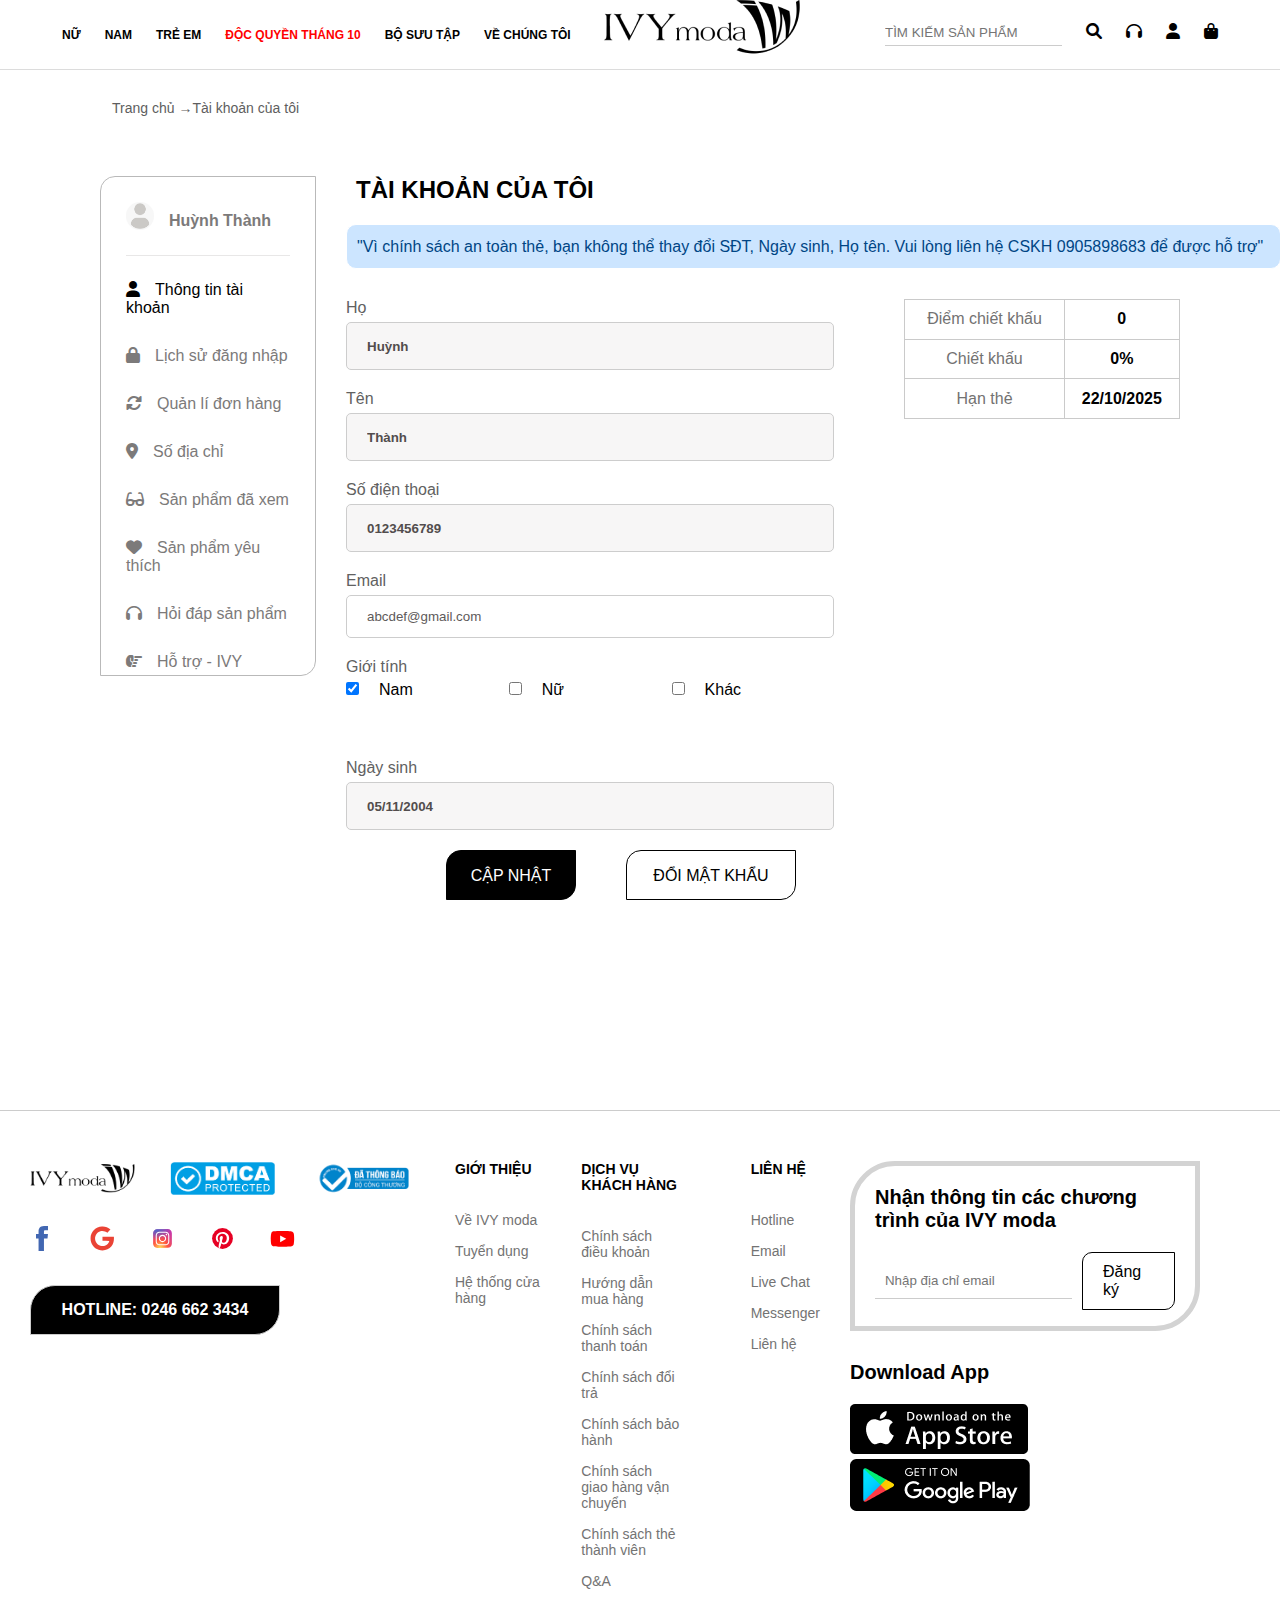
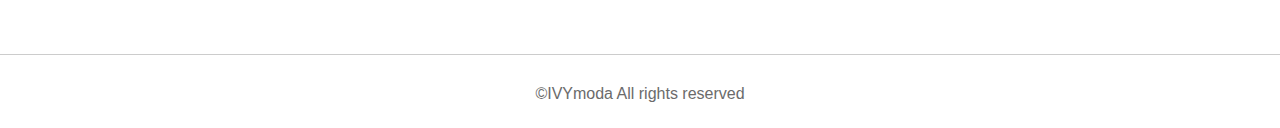
<file: account.html>
<!DOCTYPE html>
<html lang="en">
<head>
    <meta charset="UTF-8">
    <meta name="viewport" content="width=device-width, initial-scale=1.0">
    <link rel="stylesheet" href="css/style.css">
    <link rel="stylesheet" href="css/account.css">
    <link rel="stylesheet" href="https://cdnjs.cloudflare.com/ajax/libs/font-awesome/6.0.0/css/all.min.css">
    <link rel="icon" href="images/Remove-bg.ai_1729436108234.png">
    <title>Trang chủ | IVY moda</title>
</head>
<body>
    <header>
        <div class="menu">
            <li><a href="">NỮ</a>
                <ul class="sub-menu">
                    <div class="sub-menu-item">
                        <li><a style="color:red" href="">NEW ARRIVAL</a></li>
                        <li><a href="">MUSE OF THE SUN</a></li>
                        <li><a href="">ROSA CHARM</a></li>
                        <li><a href="">DELICATE LADY</a></li>
                        <li><a href="">WHISPERS OF AUTUMN</a></li>
                        <li><a href="">THE DREAMER</a></li>
                        <li><a href="">MORDEN STYLE</a></li>
                        <li><a href="">ETERNAL ELEGENCE</a></li>
                    </div>
                    <div class="sub-menu-item">
                        <li><a href="">ÁO</a></li>
                            <ul>
                                <li><a href="">Áo sơ mi</a></li>
                                <li><a href="">Áo thun</a></li>
                                <li><a href="">Áo croptop</a></li>
                                <li><a href="">Áo peplum </a></li>    
                                <li><a href="">Áo len</a></li>    
                            </ul>
                    </div>
                    <div class="sub-menu-item">
                        <li><a href="">ÁO KHOÁC</a></li>
                            <ul>
                                <li><a href="">Áo vest/ blazer</a></li>
                                <li><a href="">Áo dạ/ măng tô</a></li>
                            </ul>
                    </div>
                    <div class="sub-menu-item">
                        <li><a href="">SET BỘ</a></li>
                            <ul>
                                <li><a href="">Set bộ công sở</a></li>
                                <li><a href="">Set bộ co-ords</a></li>
                                <li><a href="">Sẻ bộ thun/ len</a></li>
                            </ul>
                    </div>
                    <div class="sub-menu-item">
                        <li><a href="">QUẦN VÀ JUMPSUIT</a></li>
                            <ul>
                                <li><a href="">Quần dài</a></li>
                                <li><a href="">Quần jeans</a></li>
                                <li><a href="">Quần lửng/ short</a></li>
                                <li><a href="">Jumpsuit</a></li>
                            </ul>
                    </div>
                    <div class="sub-menu-item">
                        <li><a href="">CHÂN VÁY</a></li>
                            <ul>
                                <li><a href="">Chân váy bút chì</a></li>
                                <li><a href="">Chân váy chữ A</a></li>
                                <li><a href="">Chân váy jeans</a></li>
                            </ul>
                    </div>
                    <div class="sub-menu-item">
                        <li><a href="">SENORA</a></li>
                            <ul>
                                <li><a href="">Senora - Đầm dạ hội</a></li>
                            </ul>
                    </div>
                    <div class="sub-menu-item">
                        <li><a href="">PHỤ KIỆN</a></li>
                            <ul>
                                <li><a href="">Đồ lót</a></li>
                                <li><a href="">Phụ kiện</a></li>
                                <li><a href="">Túi/ví</a></li>
                                <li><a href="">Giày/dép & Sandals</a></li>
                            </ul>
                    </div>
                </ul>
            </li>

            <li><a href="">NAM</a>
                <ul style="width:1110px;" class="sub-menu">
                    <div class="sub-menu-item">
                        <li><a href="">NEW ARRIVALS</a></li>
                        <li><a style="color:red" href="">Sale ĐỘC QUYỀN T10</a></li>
                    </div>
                    <div class="sub-menu-item">
                        <li><a href="">ÁO</a></li>
                            <ul>
                                <li><a href="">Áo sơ mi</a></li>
                                <li><a href="">Áo thun</a></li>
                                <li><a href="">Áo polo</a></li>
                                <li><a href="">Áo khoác</a></li>    
                                <li><a href="">Áo len</a></li>    
                                <li><a href="">Áo Sweater/ Hoodie</a></li>
                            </ul>
                    </div>
                    <div class="sub-menu-item">
                        <li><a href="">QUẦN NAM</a></li>
                            <ul>
                                <li><a href="">Quần dài</a></li>
                                <li><a href="">Quần khaki</a></li>
                                <li><a href="">Quần jeans</a></li>
                                <li><a href="">Quần lửng/short</a></li>
                            </ul>
                    </div>
                </ul>
            </li>

            <li><a href="">TRẺ EM</a>
                <ul style="width:1060px;" class="sub-menu">
                    <div class="sub-menu-item">
                        <li><a href="">NEW ARRIVAL</a></li>
                        <li><a href="">ÁO KHOÁC</a></li>
                    </div>
                    <div class="sub-menu-item">
                        <li><a href="">BÉ GÁI</a></li>
                            <ul>
                                <li><a href="">Áo bé gái</a></li>
                                <li><a href="">Quần bé gái</a></li>
                                <li><a href="">Váy bé gái</a></li>
                                <li><a href="">Chân váy bé gái</a></li>    
                                <li><a href="">Phụ kiện bé gái</a></li>    
                            </ul>
                    </div>
                    <div class="sub-menu-item">
                        <li><a href="">BÉ TRAI</a></li>
                            <ul>
                                <li><a href="">Áo bé trai</a></li>
                                <li><a href="">Quần bé trai</a></li>
                                <li><a href="">Phụ kiện bé trai</a></li>
                            </ul>
                    </div>
                </ul>
            </li>

            <li><a style="color:red" href="">ĐỘC QUYỀN THÁNG 10</a>
                <ul style="width:992px;" class="sub-menu">
                    <div class="sub-menu-item">
                        <li><a style="color:red" href="">Last Chance Sale từ 100k</a></li>
                            <ul>
                                <li><a href="">100k đến 250k</a></li>
                                <li><a href="">300k đến 450k</a></li>
                                <li><a href="">Từ 500k</a></li>
                            </ul>
                    </div>
                    <div class="sub-menu-item">
                        <li><a style="color:red" href="">Deal độc quyền T10 - SALE upto 50%</a></li>
                            <ul>
                                <li><a href="">Áo</a></li>
                                <li><a href="">Đầm</a></li>
                                <li><a href="">Chân váy</a></li>
                                <li><a href="">Quần/Jumpsuit</a></li>
                            </ul>
                    </div>
                </ul>
            </li>

            <li><a href="">BỘ SƯU TẬP</a>
                <ul style="width:834px;" class="sub-menu">
                    <div class="sub-menu-item">
                        <li><a href="">ÁO</a></li>
                            <ul>
                                <li><a href="">MUSE OF THE SUN</a></li>
                                <li><a href="">ROSA CHARM</a></li>
                                <li><a href="">DELICATE LADY</a></li>
                                <li><a href="">WHISPERS OF AUTUMN</a></li>
                                <li><a href="">THE DREAMER</a></li>
                                <li><a href="">MORDEN STYLE</a></li>
                                <li><a href="">ETERNAL ELEGENCE</a></li>
                            </ul>
                    </div>
                </ul>
            </li>

            <li><a href="">VỀ CHÚNG TÔI</a>
                <ul style="width:200px;" class="sub-menu">
                    <div class="sub-menu-item">
                        <li><a href="">Về IVY moda</a></li>
                        <li><a href="">Fashion Show</a></li>
                        <li><a href="">Hoạt động cộng đồng</a></li>
                    </div>
                </ul>
            </li>
        </div>
        <div class="logo">
            <img src="images/logo.png">

        </div>
        <div class="other">
            <li><input type="text" placeholder="TÌM KIẾM SẢN PHẨM"></li>
            <li><a class="fa-solid fa-magnifying-glass" href=""></a></li>
            <li><a class="fa-solid fa-headphones" href=""></a></li>
            <li><a class="fa-solid fa-user" href=""></a></li>
            <li><a class="fa-solid fa-bag-shopping" href=""></a></li>
        </div>
    </header>

    <div class="account">
        <div class="container-top row">
            <p>Trang chủ <span>&#8594; </span> <p>Tài khoản của tôi </p> </p>
        </div>
        <div class="container row">
            <div class="container-left">
                <div class="name row">
                    <img src="images/avt.png">
                    <p>Huỳnh Thành</p>
                </div>
                <div class="list-item">
                    <div><i class="fa-solid fa-user"></i>Thông tin tài khoản</div>
                    <div><i class="fa-solid fa-lock"></i>Lịch sử đăng nhập</div>
                    <div><i class="fa-solid fa-rotate"></i>Quản lí đơn hàng</div>
                    <div><i class="fa-solid fa-location-dot"></i>Số địa chỉ</div>
                    <div><i class="fa-solid fa-glasses"></i>Sản phẩm đã xem</div>
                    <div><i class="fa-solid fa-heart"></i>Sản phẩm yêu thích</div>
                    <div><i class="fa-solid fa-headphones"></i>Hỏi đáp sản phẩm</div>
                    <div><i class="fa-solid fa-hand-point-right"></i>Hỗ trợ - IVY</div>
                </div>
            </div>
            <div class="container-right">
                <h2>TÀI KHOẢN CỦA TÔI</h2>
                <div class="inform">
                    <p>"Vì chính sách an toàn thẻ, bạn không thể thay đổi SĐT, Ngày sinh, Họ tên. Vui lòng liên hệ CSKH 0905898683 để được hỗ trợ"</p>
                </div>
                <div class="content row">
                    <div class="content-left">
                        <div class="item">
                            <p>Họ</p>
                            <input class="ip1"type="text" value="Huỳnh" readonly>
                        </div>
                        <div class="item">
                            <p>Tên</p>
                            <input class="ip2"type="text" value="Thành" readonly>
                        </div>
                        <div class="item">
                            <p>Số điện thoại</p>
                            <input class="ip3"type="text" value="0123456789" readonly>
                        </div>
                        <div class="item">
                            <p>Email</p>
                            <input class="ip"type="text" value="abcdef@gmail.com">
                        </div>
                        <div class="item">
                            <p>Giới tính</p>
                            <div class="item-box">
                                <div><input class="box" type="checkbox" checked><span>Nam</span></div>
                                <div><input class="box" type="checkbox"><span>Nữ</span></div>
                                <div><input class="box" type="checkbox"><span>Khác</span></div>
                            </div>
                        </div>
                        <div class="item">
                            <p>Ngày sinh</p>
                            <input class="ip4"type="text" value="05/11/2004" readonly>
                        </div>
                        <div class= "btn row">
                            <div style="margin-right:50px" class="button b1">CẬP NHẬT</div>
                            <div class="button b2">ĐỔI MẬT KHẨU</div>
                        </div>
                    </div>
                    
                    <div class="content-right">
                        <table>
                            <tr>
                                <td class="txt">Điểm chiết khấu</td>
                                <td class="bold">0</td>
                            </tr>
                            <tr>
                                <td class="txt">Chiết khấu</td>
                                <td class="bold">0%</td>
                            </tr>
                            <tr>
                                <td class="txt">Hạn thẻ</td>
                                <td class="bold">22/10/2025</td>
                            </tr>
                        </table>
                    </div>
                </div>
            </div>
        </div>
    </div>

    <div class="footer">
        <div class="left-footer">
            <div class="top-row">
                <img src="images/logo-footer.png">
                <img src="images/dmca.png">
                <img src="images/img-congthuong.png">
            </div>
            <div class="bottom-row">
                <a href="https://www.facebook.com/thoitrangivymoda/?locale=vi_VN"><img src="images/ic_fb.svg"></a>
                <a href="index.html"><img src="images/ic_gg.svg"></a>
                <a href="https://www.instagram.com/ivy_moda/"><img src="images/ic_instagram.svg"></a>
                <a href="https://www.pinterest.com/ivymoda/_saved/"><img src="images/ic_pinterest.svg"></a>
                <a href="https://www.youtube.com/user/thoitrangivymoda"><img src="images/ic_ytb.svg"></a>
            </div>
            <div>
                <p class="hot-line">HOTLINE: 0246 662 3434</p>
            </div>
        </div>
    
        <div class="center-left-footer">
            <li class="footer-txt">GIỚI THIỆU</li>
            <li><a href="">Về IVY moda</a></li>
            <li><a href="">Tuyển dụng</a></li>
            <li><a href="">Hệ thống cửa hàng</a></li>
        </div>
    
        <div class="center-middle-footer">
            <li class="footer-txt">DỊCH VỤ KHÁCH HÀNG</li>
            <li><a href="">Chính sách điều khoản</a></li>
            <li><a href="">Hướng dẫn mua hàng</a></li>
            <li><a href="">Chính sách thanh toán</a></li>
            <li><a href="">Chính sách đổi trả</a></li>
            <li><a href="">Chính sách bảo hành</a></li>
            <li><a href="">Chính sách giao hàng vận chuyển</a></li>
            <li><a href="">Chính sách thẻ thành viên</a></li>
            <li><a href="">Q&A</a></li>
        </div>
    
        <div class="center-right-footer">
            <li class="footer-txt">LIÊN HỆ</li>
            <li><a href="">Hotline</a></li>
            <li><a href="">Email</a></li>
            <li><a href="">Live Chat</a></li>
            <li><a href="">Messenger</a></li>
            <li><a href="">Liên hệ</a></li>
        </div>
    
        <div class="right-footer">
            <div class="sign-up">
                <p class="footer-txt">Nhận thông tin các chương trình của IVY moda</p>
                <div class="input-group">
                    <input type="text" placeholder="Nhập địa chỉ email">
                    <p class="input-hover">Đăng ký</p>
                </div>
            </div>
            <div class="app">
                <p class="footer-txt">Download App</p>
                <a href="https://apps.apple.com/vn/app/ivy-moda/id1430094474?l=vi"><img src="images/appstore.png"></a>
                <a href="https://play.google.com/store/apps/details?id=com.ivymoda.app&hl=vi"><img src="images/googleplay.png"></a>
            </div>
        </div>
    </div>
    
    <div class="copyright">
        <p>©IVYmoda All rights reserved</p>
</div>
 </body>
<script>
   
</script>
</html>
</file>
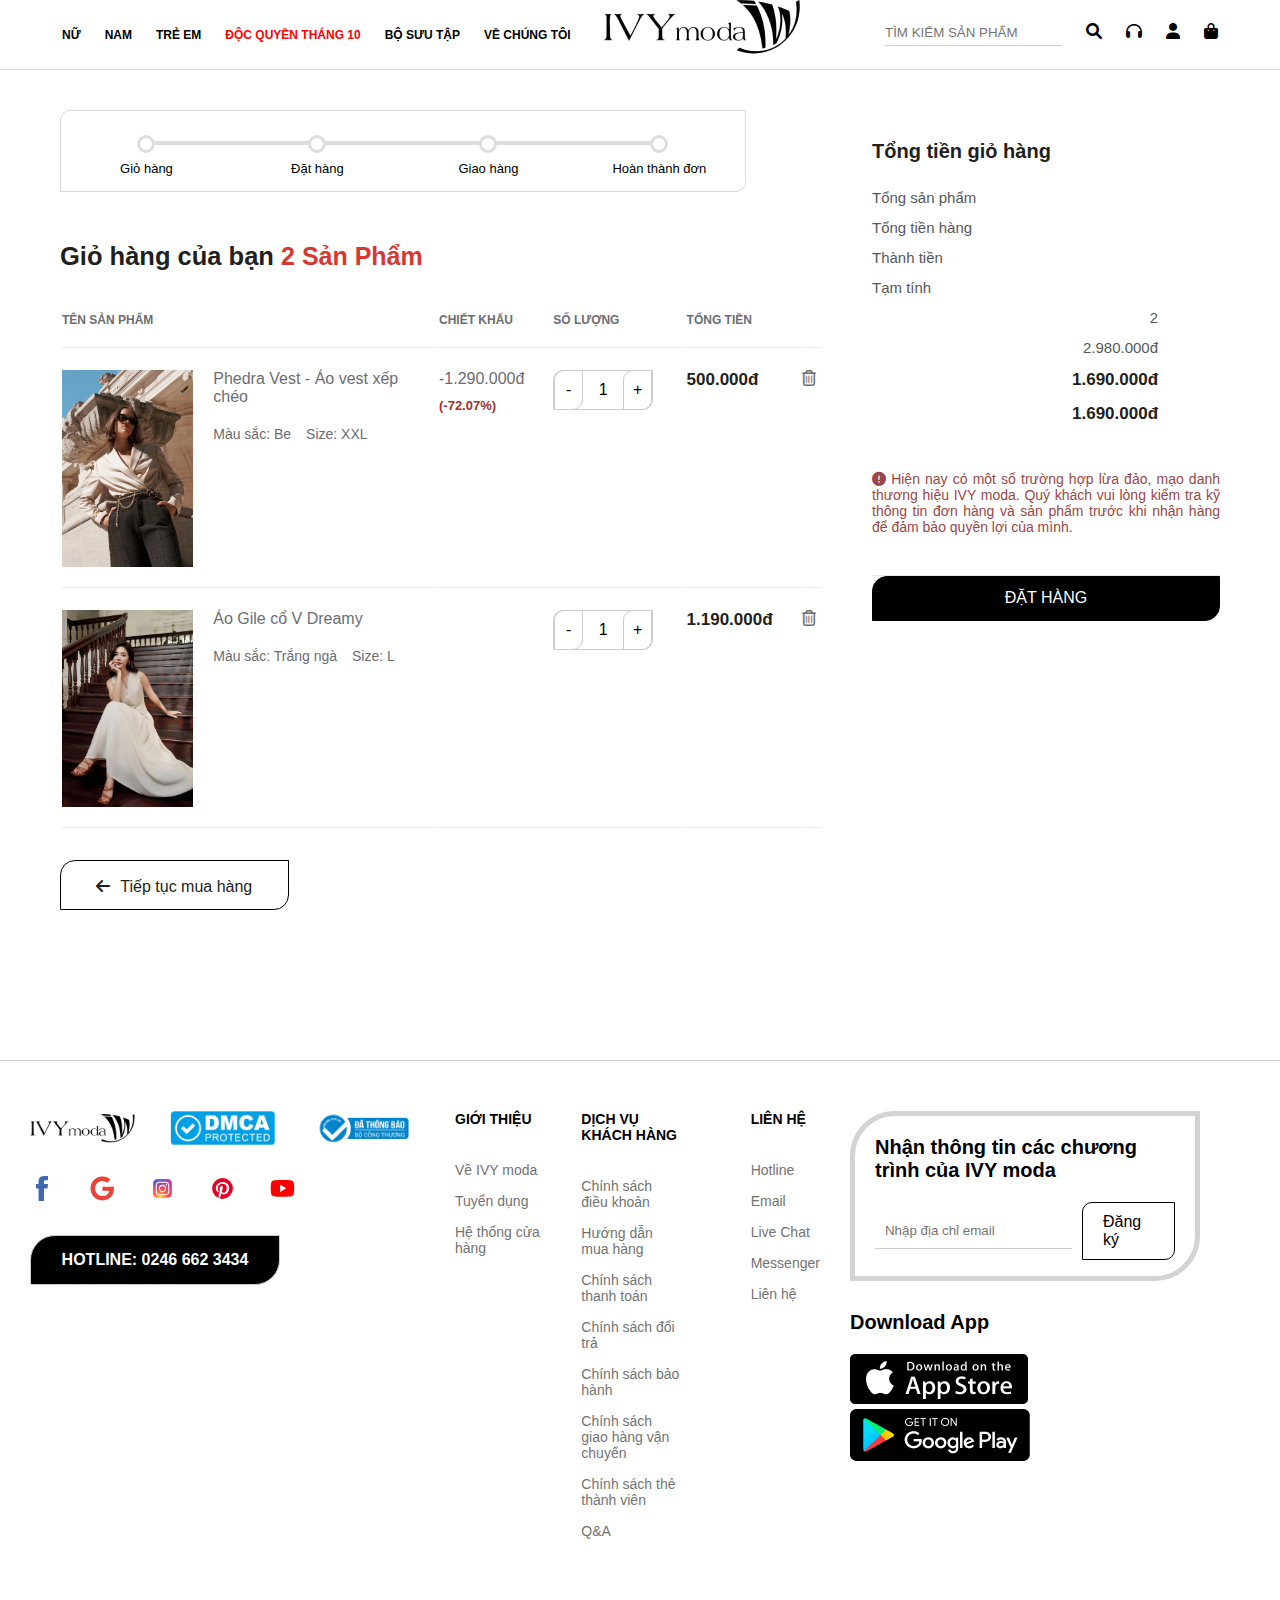
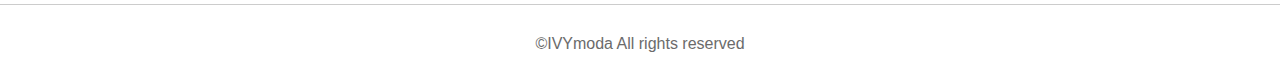
<file: cart.html>
<!DOCTYPE html>
<html lang="en">
<head>
    <meta charset="UTF-8">
    <meta name="viewport" content="width=device-width, initial-scale=1.0">
    <link rel="stylesheet" href="css/style.css">
    <link rel="stylesheet" href="css/cart.css">

    <link rel="stylesheet" href="https://cdnjs.cloudflare.com/ajax/libs/font-awesome/6.0.0/css/all.min.css">
    <link rel="icon" href="images/Remove-bg.ai_1729436108234.png">
    <title>Giỏ hàng | IVY moda</title>
</head>
<body>
    <header>
        <div class="menu">
            <li><a href="">NỮ</a>
                <ul class="sub-menu">
                    <div class="sub-menu-item">
                        <li><a style="color:red" href="">NEW ARRIVAL</a></li>
                        <li><a href="">MUSE OF THE SUN</a></li>
                        <li><a href="">ROSA CHARM</a></li>
                        <li><a href="">DELICATE LADY</a></li>
                        <li><a href="">WHISPERS OF AUTUMN</a></li>
                        <li><a href="">THE DREAMER</a></li>
                        <li><a href="">MORDEN STYLE</a></li>
                        <li><a href="">ETERNAL ELEGENCE</a></li>
                    </div>
                    <div class="sub-menu-item">
                        <li><a href="">ÁO</a></li>
                            <ul>
                                <li><a href="">Áo sơ mi</a></li>
                                <li><a href="">Áo thun</a></li>
                                <li><a href="">Áo croptop</a></li>
                                <li><a href="">Áo peplum </a></li>    
                                <li><a href="">Áo len</a></li>    
                            </ul>
                    </div>
                    <div class="sub-menu-item">
                        <li><a href="">ÁO KHOÁC</a></li>
                            <ul>
                                <li><a href="">Áo vest/ blazer</a></li>
                                <li><a href="">Áo dạ/ măng tô</a></li>
                            </ul>
                    </div>
                    <div class="sub-menu-item">
                        <li><a href="">SET BỘ</a></li>
                            <ul>
                                <li><a href="">Set bộ công sở</a></li>
                                <li><a href="">Set bộ co-ords</a></li>
                                <li><a href="">Sẻ bộ thun/ len</a></li>
                            </ul>
                    </div>
                    <div class="sub-menu-item">
                        <li><a href="">QUẦN VÀ JUMPSUIT</a></li>
                            <ul>
                                <li><a href="">Quần dài</a></li>
                                <li><a href="">Quần jeans</a></li>
                                <li><a href="">Quần lửng/ short</a></li>
                                <li><a href="">Jumpsuit</a></li>
                            </ul>
                    </div>
                    <div class="sub-menu-item">
                        <li><a href="">CHÂN VÁY</a></li>
                            <ul>
                                <li><a href="">Chân váy bút chì</a></li>
                                <li><a href="">Chân váy chữ A</a></li>
                                <li><a href="">Chân váy jeans</a></li>
                            </ul>
                    </div>
                    <div class="sub-menu-item">
                        <li><a href="">SENORA</a></li>
                            <ul>
                                <li><a href="">Senora - Đầm dạ hội</a></li>
                            </ul>
                    </div>
                    <div class="sub-menu-item">
                        <li><a href="">PHỤ KIỆN</a></li>
                            <ul>
                                <li><a href="">Đồ lót</a></li>
                                <li><a href="">Phụ kiện</a></li>
                                <li><a href="">Túi/ví</a></li>
                                <li><a href="">Giày/dép & Sandals</a></li>
                            </ul>
                    </div>
                </ul>
            </li>

            <li><a href="">NAM</a>
                <ul style="width:1110px;" class="sub-menu">
                    <div class="sub-menu-item">
                        <li><a href="">NEW ARRIVALS</a></li>
                        <li><a style="color:red" href="">Sale ĐỘC QUYỀN T10</a></li>
                    </div>
                    <div class="sub-menu-item">
                        <li><a href="">ÁO</a></li>
                            <ul>
                                <li><a href="">Áo sơ mi</a></li>
                                <li><a href="">Áo thun</a></li>
                                <li><a href="">Áo polo</a></li>
                                <li><a href="">Áo khoác</a></li>    
                                <li><a href="">Áo len</a></li>    
                                <li><a href="">Áo Sweater/ Hoodie</a></li>
                            </ul>
                    </div>
                    <div class="sub-menu-item">
                        <li><a href="">QUẦN NAM</a></li>
                            <ul>
                                <li><a href="">Quần dài</a></li>
                                <li><a href="">Quần khaki</a></li>
                                <li><a href="">Quần jeans</a></li>
                                <li><a href="">Quần lửng/short</a></li>
                            </ul>
                    </div>
                </ul>
            </li>

            <li><a href="">TRẺ EM</a>
                <ul style="width:1060px;" class="sub-menu">
                    <div class="sub-menu-item">
                        <li><a href="">NEW ARRIVAL</a></li>
                        <li><a href="">ÁO KHOÁC</a></li>
                    </div>
                    <div class="sub-menu-item">
                        <li><a href="">BÉ GÁI</a></li>
                            <ul>
                                <li><a href="">Áo bé gái</a></li>
                                <li><a href="">Quần bé gái</a></li>
                                <li><a href="">Váy bé gái</a></li>
                                <li><a href="">Chân váy bé gái</a></li>    
                                <li><a href="">Phụ kiện bé gái</a></li>    
                            </ul>
                    </div>
                    <div class="sub-menu-item">
                        <li><a href="">BÉ TRAI</a></li>
                            <ul>
                                <li><a href="">Áo bé trai</a></li>
                                <li><a href="">Quần bé trai</a></li>
                                <li><a href="">Phụ kiện bé trai</a></li>
                            </ul>
                    </div>
                </ul>
            </li>

            <li><a style="color:red" href="">ĐỘC QUYỀN THÁNG 10</a>
                <ul style="width:992px;" class="sub-menu">
                    <div class="sub-menu-item">
                        <li><a style="color:red" href="">Last Chance Sale từ 100k</a></li>
                            <ul>
                                <li><a href="">100k đến 250k</a></li>
                                <li><a href="">300k đến 450k</a></li>
                                <li><a href="">Từ 500k</a></li>
                            </ul>
                    </div>
                    <div class="sub-menu-item">
                        <li><a style="color:red" href="">Deal độc quyền T10 - SALE upto 50%</a></li>
                            <ul>
                                <li><a href="">Áo</a></li>
                                <li><a href="">Đầm</a></li>
                                <li><a href="">Chân váy</a></li>
                                <li><a href="">Quần/Jumpsuit</a></li>
                            </ul>
                    </div>
                </ul>
            </li>

            <li><a href="">BỘ SƯU TẬP</a>
                <ul style="width:834px;" class="sub-menu">
                    <div class="sub-menu-item">
                        <li><a href="">ÁO</a></li>
                            <ul>
                                <li><a href="">MUSE OF THE SUN</a></li>
                                <li><a href="">ROSA CHARM</a></li>
                                <li><a href="">DELICATE LADY</a></li>
                                <li><a href="">WHISPERS OF AUTUMN</a></li>
                                <li><a href="">THE DREAMER</a></li>
                                <li><a href="">MORDEN STYLE</a></li>
                                <li><a href="">ETERNAL ELEGENCE</a></li>
                            </ul>
                    </div>
                </ul>
            </li>

            <li><a href="">VỀ CHÚNG TÔI</a>
                <ul style="width:200px;" class="sub-menu">
                    <div class="sub-menu-item">
                        <li><a href="">Về IVY moda</a></li>
                        <li><a href="">Fashion Show</a></li>
                        <li><a href="">Hoạt động cộng đồng</a></li>
                    </div>
                </ul>
            </li>
        </div>
        <div class="logo">
            <img src="images/logo.png">

        </div>
        <div class="other">
            <li><input type="text" placeholder="TÌM KIẾM SẢN PHẨM"></li>
            <li><a class="fa-solid fa-magnifying-glass" href=""></a></li>
            <li><a class="fa-solid fa-headphones" href=""></a></li>
            <li><a class="fa-solid fa-user" href=""></a></li>
            <li><a class="fa-solid fa-bag-shopping" href=""></a></li>
        </div>
    </header>

    <!---------------------------------------- CART ---------------------------------->
    <section class="cart">
        <div class="container row">
            <div class="cart-left">
                <!------- PROGRESS-BAR ----------->
                <div class="cart-left-progress-bar">
                    <div class="progress-line"></div>
                    <div class="progress-step">
                        <div class="progress-label">Giỏ hàng</div>
                    </div>
                    <div class="progress-step">
                        <div class="progress-label">Đặt hàng</div>
                    </div>
                    <div class="progress-step">
                        <div class="progress-label">Giao hàng</div>
                    </div>
                    <div class="progress-step">
                        <div class="progress-label">Hoàn thành đơn</div>
                    </div>
                </div>

                <div class="cart-left-content">
                    <div class="cart-left-content-title">
                        <h2>Giỏ hàng của bạn <span>2 Sản Phẩm</span></h2>
                    </div>
                    <table>
                        <tr>
                            <th>TÊN SẢN PHẨM</th>
                            <th>CHIẾT KHẤU</th>
                            <th>SỐ LƯỢNG</th>
                            <th>TỔNG TIỀN</th>
                            <th></th>
                        </tr>
                        <!------- SP1 --------->
                        <tr>
                            <td>
                                <div class="cart-prod-container row">
                                    <img src="images/cart01.webp">
                                    <div class="cart-prod-name">
                                        <p>Phedra Vest - Áo vest xếp chéo</p>
                                        <div class="cart-prod-info row">
                                            <p>Màu sắc: Be</p>
                                            <p>Size: XXL</p>
                                        </div>
                                    </div>
                                </div>
                            </td>
                            <td>
                                <p>-1.290.000đ</p>
                                <p class="discount">(-72.07%)</p>
                            </td>
                            <td>
                                <div class="quantity-input">
                                    <button class="quantity-btn" onclick="changeQuantity(-1)">-</button>
                                    <input type="text" id="quantity" value="1">
                                    <button class="quantity-btn" onclick="changeQuantity(1)">+</button>
                                </div>
                            </td>
                            <td>
                                <p class="bold">500.000đ</p>
                            </td>
                            <td class="trash-can">
                                <i class="fa-regular fa-trash-can"></i>
                            </td>
                        </tr>
                        <!------- SP2 --------->
                        <tr>
                            <td>
                                <div class="cart-prod-container row">
                                    <img src="images/cart02.webp">
                                    <div class="cart-prod-name">
                                        <p>Áo Gile cổ V Dreamy</p>
                                        <div class="cart-prod-info row">
                                            <p>Màu sắc: Trắng ngà</p>
                                            <p>Size: L</p>
                                        </div>
                                    </div>
                                </div>
                            </td>
                            <td></td>
                            <td>
                                <div class="quantity-input">
                                    <button class="quantity-btn" onclick="changeQuantity(-1)">-</button>
                                    <input type="text" id="quantity" value="1">
                                    <button class="quantity-btn" onclick="changeQuantity(1)">+</button>
                                </div>
                            </td>
                            <td>
                                <p class="bold">1.190.000đ</p>
                            </td>
                            <td class="trash-can">
                                <i class="fa-regular fa-trash-can"></i>
                            </td>
                        </tr>
                    </table>
                </div>

                <div class="return">
                    <p><span><i class="fa-solid fa-arrow-left"></i></span>Tiếp tục mua hàng</p>
                </div>
            </div>

            <!---------------- CART-RIGHT -------------->
            <div class="cart-right">
                <div class="cart-right-container">
                    <div><h3>Tổng tiền giỏ hàng</h3></div>
                    <div class="cart-right-container-text row">
                        <div class="cart-right-container-text-left">
                                <p>Tổng sản phẩm</p>
                                <p>Tổng tiền hàng</p>
                                <p>Thành tiền</p>
                                <p>Tạm tính</p>
                        </div>
                        <div class="cart-right-container-text-right">
                                <p>2</p>
                                <p>2.980.000đ</p>
                                <p class="bold">1.690.000đ</p>
                                <p class="bold">1.690.000đ</p>
                        </div> 
                    </div>
                    <div class="cart-right-container-warn">
                        <p><span><i class="fa-solid fa-circle-exclamation"></i></span>
                            Hiện nay có một số trường hợp lừa đảo, mạo danh thương hiệu IVY moda. Quý khách vui lòng kiểm tra kỹ thông tin đơn hàng và sản phẩm trước khi nhận hàng để đảm bảo quyền lợi của mình.
                        </p>
                    </div>
                </div>
                <div class="cart-right-container-order-btn">
                    <p>ĐẶT HÀNG</p>
                </div>
            </div>
        </div>
    </section>

    <!----------------------------------------- FOOTER --------------------------------->
    <div class="footer">
        <div class="left-footer">
            <div class="top-row">
                <img src="images/logo-footer.png">
                <img src="images/dmca.png">
                <img src="images/img-congthuong.png">
            </div>
            <div class="bottom-row">
                <a href="https://www.facebook.com/thoitrangivymoda/?locale=vi_VN"><img src="images/ic_fb.svg"></a>
                <a href="index.html"><img src="images/ic_gg.svg"></a>
                <a href="https://www.instagram.com/ivy_moda/"><img src="images/ic_instagram.svg"></a>
                <a href="https://www.pinterest.com/ivymoda/_saved/"><img src="images/ic_pinterest.svg"></a>
                <a href="https://www.youtube.com/user/thoitrangivymoda"><img src="images/ic_ytb.svg"></a>
            </div>
            <div>
                <p class="hot-line">HOTLINE: 0246 662 3434</p>
            </div>
        </div>

        <div class="center-left-footer">
            <li class="footer-txt">GIỚI THIỆU</li>
            <li><a href="">Về IVY moda</a></li>
            <li><a href="">Tuyển dụng</a></li>
            <li><a href="">Hệ thống cửa hàng</a></li>
        </div>

        <div class="center-middle-footer">
            <li class="footer-txt">DỊCH VỤ KHÁCH HÀNG</li>
            <li><a href="">Chính sách điều khoản</a></li>
            <li><a href="">Hướng dẫn mua hàng</a></li>
            <li><a href="">Chính sách thanh toán</a></li>
            <li><a href="">Chính sách đổi trả</a></li>
            <li><a href="">Chính sách bảo hành</a></li>
            <li><a href="">Chính sách giao hàng vận chuyển</a></li>
            <li><a href="">Chính sách thẻ thành viên</a></li>
            <li><a href="">Q&A</a></li>
        </div>

        <div class="center-right-footer">
            <li class="footer-txt">LIÊN HỆ</li>
            <li><a href="">Hotline</a></li>
            <li><a href="">Email</a></li>
            <li><a href="">Live Chat</a></li>
            <li><a href="">Messenger</a></li>
            <li><a href="">Liên hệ</a></li>
        </div>

        <div class="right-footer">
            <div class="sign-up">
                <p class="footer-txt">Nhận thông tin các chương trình của IVY moda</p>
                <div class="input-group">
                    <input type="text" placeholder="Nhập địa chỉ email">
                    <p class="input-hover">Đăng ký</p>
                </div>
            </div>
            <div class="app">
                <p class="footer-txt">Download App</p>
                <a href="https://apps.apple.com/vn/app/ivy-moda/id1430094474?l=vi"><img src="images/appstore.png"></a>
                <a href="https://play.google.com/store/apps/details?id=com.ivymoda.app&hl=vi"><img src="images/googleplay.png"></a>
            </div>
        </div>
    </div>

    <div class="copyright">
        <p>©IVYmoda All rights reserved</p>
    </div>
</body>
<script>
    // Change quantity
    function changeQuantity(amount) {
        const quantityInput = document.getElementById('quantity');
        let currentValue = parseInt(quantityInput.value);
        currentValue += amount;
        if (currentValue < 1) {
            currentValue = 0; 
        }
        quantityInput.value = currentValue;
    }
    // Remove product
    const trashCans = document.querySelectorAll('.trash-can');
    trashCans.forEach(trashCan => {
        trashCan.addEventListener('click', () => {
            const confirmed = confirm('Xóa sản phẩm khỏi giỏ hàng?');

            if (confirmed) {
                trashCan.parentElement.remove();
            }
        });
    });
</script>
</html>
</file>
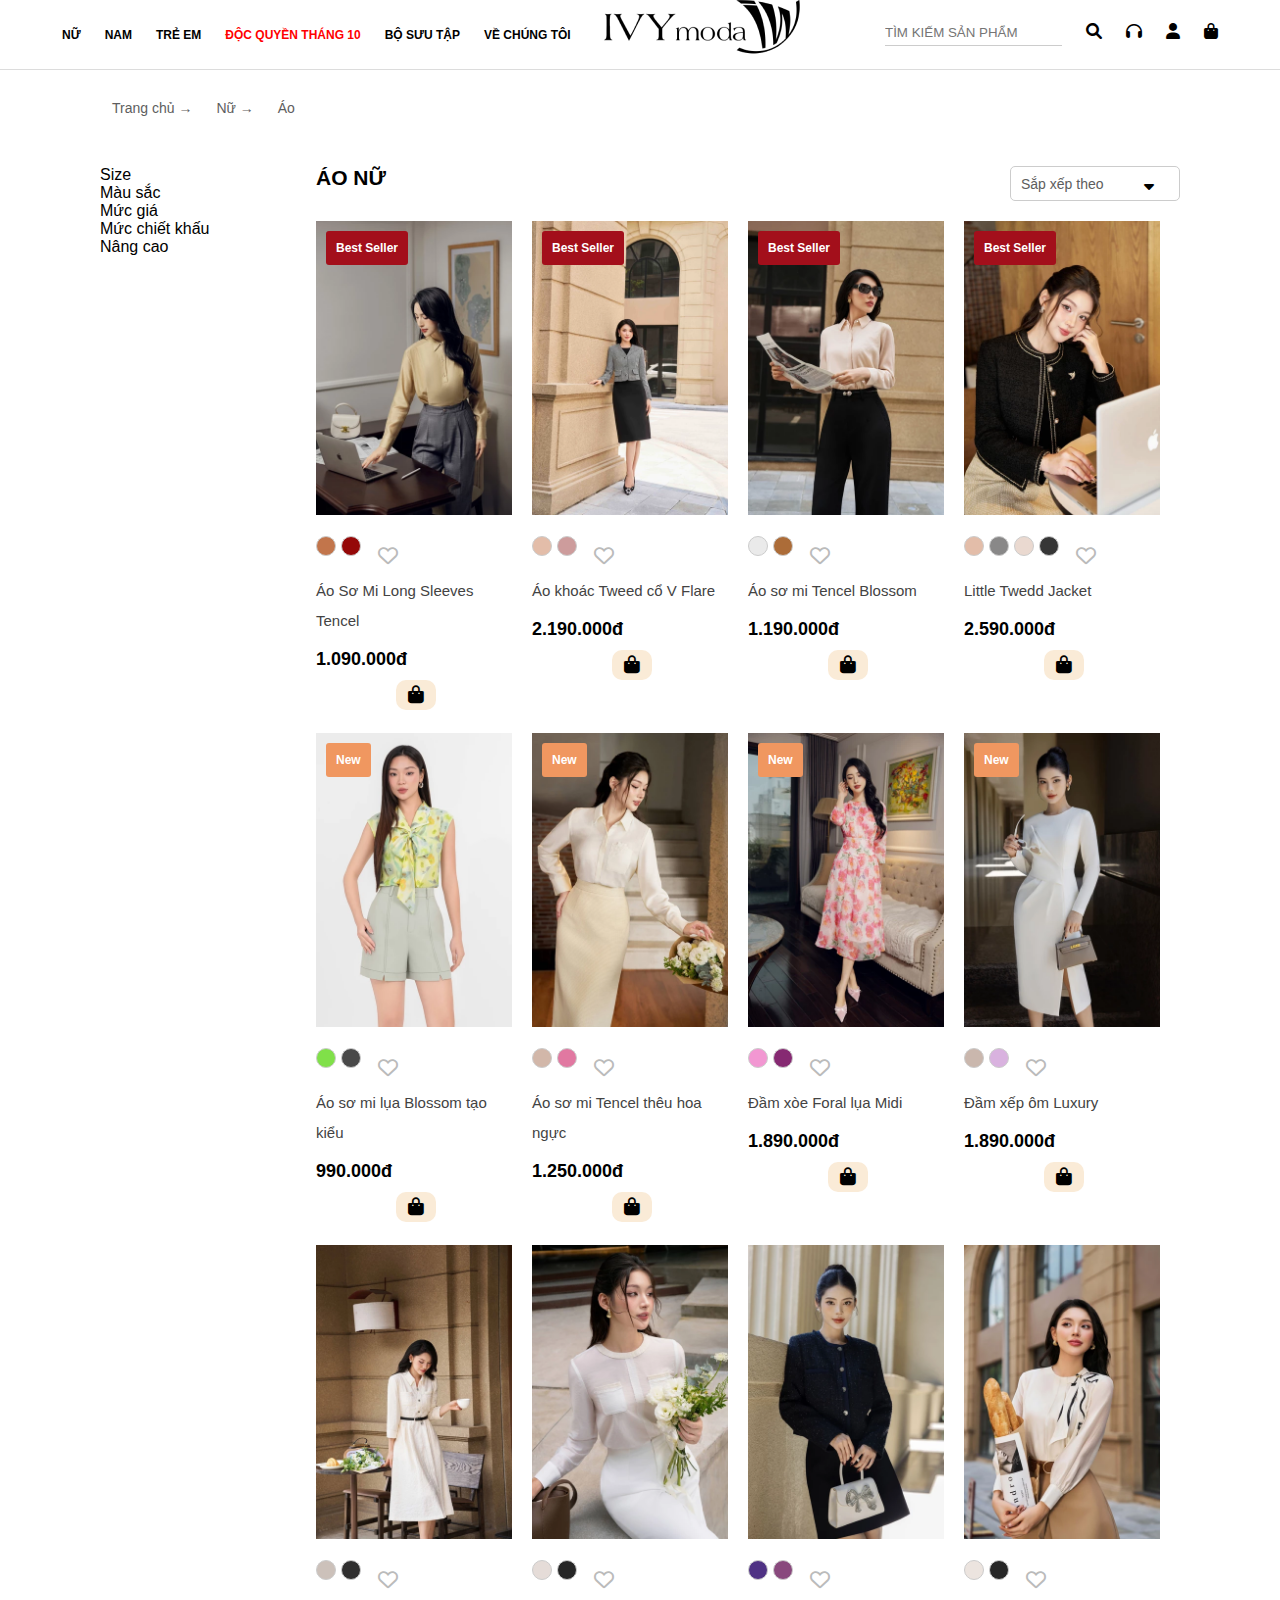
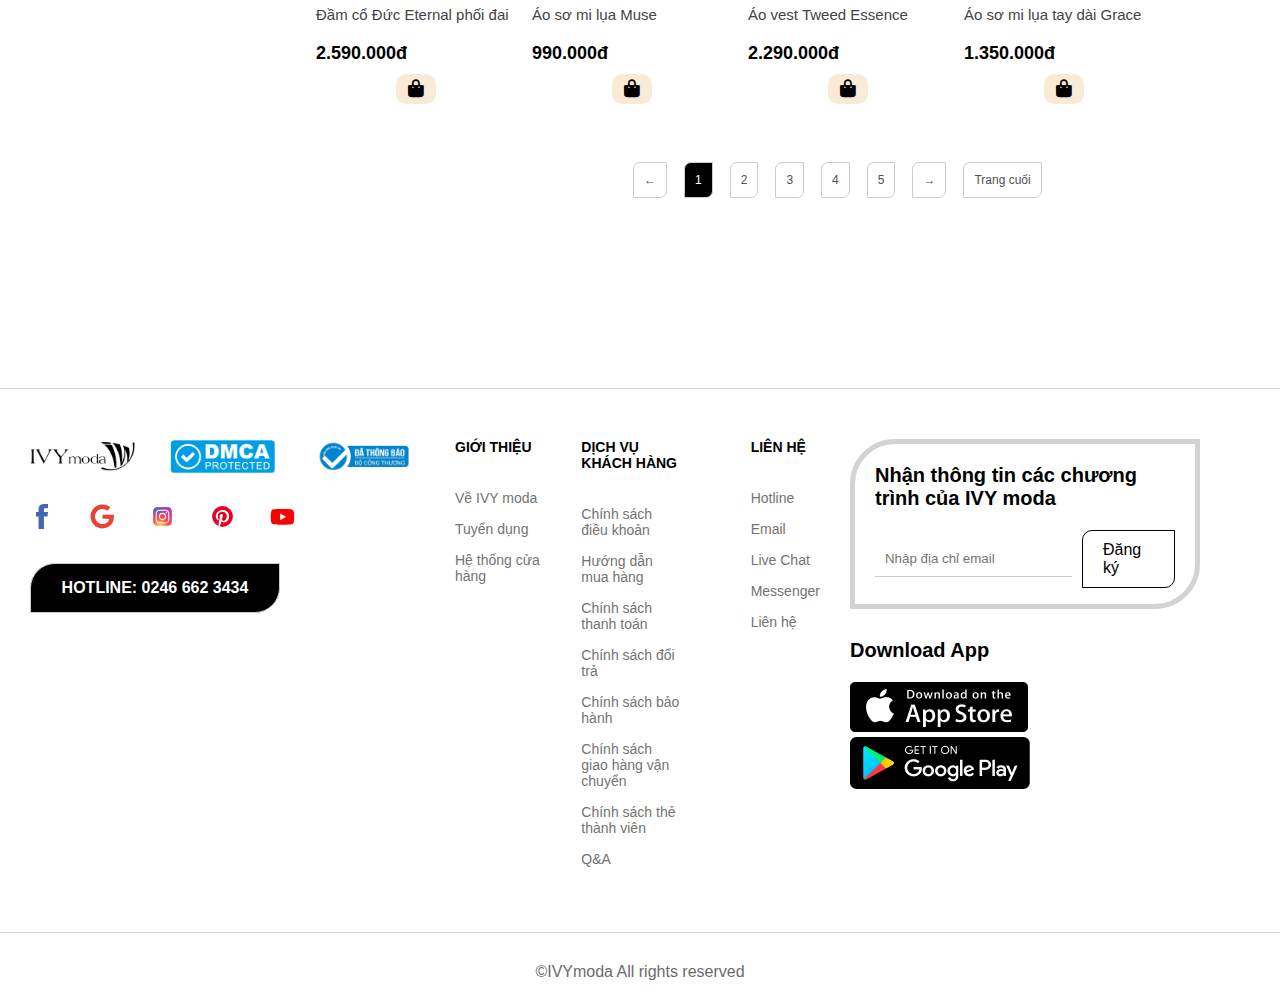
<file: category.html>
<!DOCTYPE html>
<html lang="en">
<head>
    <meta charset="UTF-8">
    <meta name="viewport" content="width=device-width, initial-scale=1.0">
    <link rel="stylesheet" href="css/style.css">
    <link rel="stylesheet" href="css/category.css">
    <link rel="stylesheet" href="https://cdnjs.cloudflare.com/ajax/libs/font-awesome/6.0.0/css/all.min.css">
    <link rel="icon" href="images/Remove-bg.ai_1729436108234.png">
    <title>Danh mục | IVY moda</title>
</head>
<body>
    <header>
        <div class="menu">
            <li><a href="">NỮ</a>
                <ul class="sub-menu">
                    <div class="sub-menu-item">
                        <li><a style="color:red" href="">NEW ARRIVAL</a></li>
                        <li><a href="">MUSE OF THE SUN</a></li>
                        <li><a href="">ROSA CHARM</a></li>
                        <li><a href="">DELICATE LADY</a></li>
                        <li><a href="">WHISPERS OF AUTUMN</a></li>
                        <li><a href="">THE DREAMER</a></li>
                        <li><a href="">MORDEN STYLE</a></li>
                        <li><a href="">ETERNAL ELEGENCE</a></li>
                    </div>
                    <div class="sub-menu-item">
                        <li><a href="">ÁO</a></li>
                            <ul>
                                <li><a href="">Áo sơ mi</a></li>
                                <li><a href="">Áo thun</a></li>
                                <li><a href="">Áo croptop</a></li>
                                <li><a href="">Áo peplum </a></li>    
                                <li><a href="">Áo len</a></li>    
                            </ul>
                    </div>
                    <div class="sub-menu-item">
                        <li><a href="">ÁO KHOÁC</a></li>
                            <ul>
                                <li><a href="">Áo vest/ blazer</a></li>
                                <li><a href="">Áo dạ/ măng tô</a></li>
                            </ul>
                    </div>
                    <div class="sub-menu-item">
                        <li><a href="">SET BỘ</a></li>
                            <ul>
                                <li><a href="">Set bộ công sở</a></li>
                                <li><a href="">Set bộ co-ords</a></li>
                                <li><a href="">Sẻ bộ thun/ len</a></li>
                            </ul>
                    </div>
                    <div class="sub-menu-item">
                        <li><a href="">QUẦN VÀ JUMPSUIT</a></li>
                            <ul>
                                <li><a href="">Quần dài</a></li>
                                <li><a href="">Quần jeans</a></li>
                                <li><a href="">Quần lửng/ short</a></li>
                                <li><a href="">Jumpsuit</a></li>
                            </ul>
                    </div>
                    <div class="sub-menu-item">
                        <li><a href="">CHÂN VÁY</a></li>
                            <ul>
                                <li><a href="">Chân váy bút chì</a></li>
                                <li><a href="">Chân váy chữ A</a></li>
                                <li><a href="">Chân váy jeans</a></li>
                            </ul>
                    </div>
                    <div class="sub-menu-item">
                        <li><a href="">SENORA</a></li>
                            <ul>
                                <li><a href="">Senora - Đầm dạ hội</a></li>
                            </ul>
                    </div>
                    <div class="sub-menu-item">
                        <li><a href="">PHỤ KIỆN</a></li>
                            <ul>
                                <li><a href="">Đồ lót</a></li>
                                <li><a href="">Phụ kiện</a></li>
                                <li><a href="">Túi/ví</a></li>
                                <li><a href="">Giày/dép & Sandals</a></li>
                            </ul>
                    </div>
                </ul>
            </li>

            <li><a href="">NAM</a>
                <ul style="width:1110px;" class="sub-menu">
                    <div class="sub-menu-item">
                        <li><a href="">NEW ARRIVALS</a></li>
                        <li><a style="color:red" href="">Sale ĐỘC QUYỀN T10</a></li>
                    </div>
                    <div class="sub-menu-item">
                        <li><a href="">ÁO</a></li>
                            <ul>
                                <li><a href="">Áo sơ mi</a></li>
                                <li><a href="">Áo thun</a></li>
                                <li><a href="">Áo polo</a></li>
                                <li><a href="">Áo khoác</a></li>    
                                <li><a href="">Áo len</a></li>    
                                <li><a href="">Áo Sweater/ Hoodie</a></li>
                            </ul>
                    </div>
                    <div class="sub-menu-item">
                        <li><a href="">QUẦN NAM</a></li>
                            <ul>
                                <li><a href="">Quần dài</a></li>
                                <li><a href="">Quần khaki</a></li>
                                <li><a href="">Quần jeans</a></li>
                                <li><a href="">Quần lửng/short</a></li>
                            </ul>
                    </div>
                </ul>
            </li>

            <li><a href="">TRẺ EM</a>
                <ul style="width:1060px;" class="sub-menu">
                    <div class="sub-menu-item">
                        <li><a href="">NEW ARRIVAL</a></li>
                        <li><a href="">ÁO KHOÁC</a></li>
                    </div>
                    <div class="sub-menu-item">
                        <li><a href="">BÉ GÁI</a></li>
                            <ul>
                                <li><a href="">Áo bé gái</a></li>
                                <li><a href="">Quần bé gái</a></li>
                                <li><a href="">Váy bé gái</a></li>
                                <li><a href="">Chân váy bé gái</a></li>    
                                <li><a href="">Phụ kiện bé gái</a></li>    
                            </ul>
                    </div>
                    <div class="sub-menu-item">
                        <li><a href="">BÉ TRAI</a></li>
                            <ul>
                                <li><a href="">Áo bé trai</a></li>
                                <li><a href="">Quần bé trai</a></li>
                                <li><a href="">Phụ kiện bé trai</a></li>
                            </ul>
                    </div>
                </ul>
            </li>

            <li><a style="color:red" href="">ĐỘC QUYỀN THÁNG 10</a>
                <ul style="width:992px;" class="sub-menu">
                    <div class="sub-menu-item">
                        <li><a style="color:red" href="">Last Chance Sale từ 100k</a></li>
                            <ul>
                                <li><a href="">100k đến 250k</a></li>
                                <li><a href="">300k đến 450k</a></li>
                                <li><a href="">Từ 500k</a></li>
                            </ul>
                    </div>
                    <div class="sub-menu-item">
                        <li><a style="color:red" href="">Deal độc quyền T10 - SALE upto 50%</a></li>
                            <ul>
                                <li><a href="">Áo</a></li>
                                <li><a href="">Đầm</a></li>
                                <li><a href="">Chân váy</a></li>
                                <li><a href="">Quần/Jumpsuit</a></li>
                            </ul>
                    </div>
                </ul>
            </li>

            <li><a href="">BỘ SƯU TẬP</a>
                <ul style="width:834px;" class="sub-menu">
                    <div class="sub-menu-item">
                        <li><a href="">ÁO</a></li>
                            <ul>
                                <li><a href="">MUSE OF THE SUN</a></li>
                                <li><a href="">ROSA CHARM</a></li>
                                <li><a href="">DELICATE LADY</a></li>
                                <li><a href="">WHISPERS OF AUTUMN</a></li>
                                <li><a href="">THE DREAMER</a></li>
                                <li><a href="">MORDEN STYLE</a></li>
                                <li><a href="">ETERNAL ELEGENCE</a></li>
                            </ul>
                    </div>
                </ul>
            </li>

            <li><a href="">VỀ CHÚNG TÔI</a>
                <ul style="width:200px;" class="sub-menu">
                    <div class="sub-menu-item">
                        <li><a href="">Về IVY moda</a></li>
                        <li><a href="">Fashion Show</a></li>
                        <li><a href="">Hoạt động cộng đồng</a></li>
                    </div>
                </ul>
            </li>
        </div>
        <div class="logo">
            <img src="images/logo.png">

        </div>
        <div class="other">
            <li><input type="text" placeholder="TÌM KIẾM SẢN PHẨM"></li>
            <li><a class="fa-solid fa-magnifying-glass" href=""></a></li>
            <li><a class="fa-solid fa-headphones" href=""></a></li>
            <li><a class="fa-solid fa-user" href=""></a></li>
            <li><a class="fa-solid fa-bag-shopping" href=""></a></li>
        </div>
    </header>
<!-- -----------------------------CATEGORY--------------------------------- -->
    <section class="category">
        <div class="container">
            <div class="cate-top row">
                <p>Trang chủ <span>&#8594; </span></p> <p> Nữ <span>&#8594; </span></p> <p> Áo</p>
            </div>
        </div>
        <div class="container">
            <div class="row">
                <div class="cate-left">
                    <ul class="list-side">
                        <li class="item-side size"><a href="">Size</a>
                            <ul style="display:none;">
                                <li><a href="">S</a></li>
                                <li><a href="">M</a></li>
                                <li><a href="">L</a></li>
                                <li><a href="">XL</a></li>
                                <li><a href="">XXL</a></li>
                            </ul>
                        </li>
                        <li class="item-side color">Màu sắc</li>    
                        <li class="item-side price">Mức giá</li>
                        <li class="item-side discount">Mức chiết khấu</li>
                        <li class="item-size enhance">Nâng cao</li>
                    </ul>
                </div>
                <div class="cate-right">
                    <div class="cate-right-top-item">
                        <p>ÁO NỮ</p>
                    </div>
                    <div class="cate-right-top-item">
                        <div class="custom-select">
                            <div class="select-box">
                                <span class="select-value">Sắp xếp theo</span>
                                <div class="arrow"><i class="fa-solid fa-sort-down"></i></div>
                            </div>
                            <div class="options">
                                <div class="option">Mặc định</div>
                                <div class="option">Mới nhất</div>
                                <div class="option">Được mua nhiều nhất</div>
                                <div class="option">Được yêu thích nhất</div>
                                <div class="option">Giá từ thấp đến cao</div>
                                <div class="option">Giá từ cao đến thấp</div>
                            </div>
                        </div>
                    </div>
                    <div class="cate-right-content">

                        <div class="cate-right-content-item prod1">
                            <div class="image-wrapper">
                                <div class="best-seller">Best Seller</div>
                                    <img src="images/sp1.webp" alt="Product">
                                </div>
                            <div class="product-info">
                                <div class="color-options">
                                    <div class="color-box" style="background-color: #c2754b;" data-imgpath="images/sp1s.webp"></div>
                                    <div class="color-box" style="background-color: #950808;" data-imgpath="images/sp1pink.webp"></div>
                                    <div class="heart" onclick="toggleHeart(this)"><i style="background-color:white;" class="fa-regular fa-heart"></i></div>
                                </div>
                                <h3>Áo Sơ Mi Long Sleeves Tencel</h3>
                                <p>1.090.000đ <span><i class="fa-solid fa-bag-shopping"></i></span> </p>
                            </div>
                        </div>
                        
                        <div class="cate-right-content-item prod2">
                            <div class="image-wrapper">
                                <div class="best-seller">Best Seller</div>
                                    <img src="images/sp2.webp" alt="Product">
                                </div>
                            <div class="product-info">
                                <div class="color-options">
                                    <div class="color-box" style="background-color: #e3bda9;" data-imgpath="images/sp2w.webp"></div>
                                    <div class="color-box" style="background-color: #cd9c9c;" data-imgpath="images/sp2s.webp"></div>
                                    <div class="heart" onclick="toggleHeart(this)"><i style="background-color:white;" class="fa-regular fa-heart"></i></div>
                                </div>
                                <h3>Áo khoác Tweed cổ V Flare</h3>
                                <p>2.190.000đ <span><i class="fa-solid fa-bag-shopping"></i></span> </p>
                            </div>
                        </div>

                        <div class="cate-right-content-item prod3">
                            <div class="image-wrapper">
                                <div class="best-seller">Best Seller</div>
                                    <img src="images/sp3.webp" alt="Product">
                                </div>
                            <div class="product-info">
                                <div class="color-options">
                                    <div class="color-box" style="background-color: #eaeaea;" data-imgpath="images/sp3s.webp"></div>
                                    <div class="color-box" style="background-color: #ac6c38;" data-imgpath="images/sp3w.webp"></div>
                                    <div class="heart" onclick="toggleHeart(this)"><i style="background-color:white;" class="fa-regular fa-heart"></i></div>
                                </div>
                                <h3>Áo sơ mi Tencel Blossom</h3>
                                <p>1.190.000đ <span><i class="fa-solid fa-bag-shopping"></i></span> </p>
                            </div>
                        </div>
                        
                        <div class="cate-right-content-item prod4">
                            <div class="image-wrapper">
                                <div class="best-seller">Best Seller</div>
                                    <img src="images/sp4.webp" alt="Product">
                                </div>
                            <div class="product-info">
                                <div class="color-options">
                                    <div class="color-box" style="background-color: #e3bda9;" data-imgpath="images/sp4q.jpg"></div>
                                    <div class="color-box" style="background-color: #898888;" data-imgpath="images/sp4w.jpg"></div>
                                    <div class="color-box" style="background-color: #ead9d0;" data-imgpath="images/sp4e.webp"></div>
                                    <div class="color-box" style="background-color: #363636;" data-imgpath="images/sp4.webp"></div>
                                    <div class="heart" onclick="toggleHeart(this)"><i style="background-color:white;" class="fa-regular fa-heart"></i></div>
                                </div>
                                <h3>Little Twedd Jacket</h3>
                                <p>2.590.000đ <span><i class="fa-solid fa-bag-shopping"></i></span> </p>
                            </div>
                        </div>

                        <div class="cate-right-content-item prod5">
                            <div class="image-wrapper">
                                <div class="new">New</div>
                                    <img src="images/sp5.webp" alt="Product">
                                </div>
                            <div class="product-info">
                                <div class="color-options">
                                    <div class="color-box" style="background-color: #80e049;" data-imgpath="images/sp5q.webp"></div>
                                    <div class="color-box" style="background-color: #494949;" data-imgpath="images/sp5w.webp"></div>
                                    <div class="heart" onclick="toggleHeart(this)"><i style="background-color:white;" class="fa-regular fa-heart"></i></div>
                                </div>
                                <h3>Áo sơ mi lụa Blossom tạo kiểu</h3>
                                <p>990.000đ <span><i class="fa-solid fa-bag-shopping"></i></span> </p>
                            </div>
                        </div>

                        <div class="cate-right-content-item prod6">
                            <div class="image-wrapper">
                                <div class="new">New</div>
                                    <img src="images/sp6.webp" alt="Product">
                                </div>
                            <div class="product-info">
                                <div class="color-options">
                                    <div class="color-box" style="background-color: #d2b7a9;" data-imgpath="images/sp6q.webp"></div>
                                    <div class="color-box" style="background-color: #e178a1;" data-imgpath="images/sp6w.webp"></div>
                                    <div class="heart" onclick="toggleHeart(this)"><i style="background-color:white;" class="fa-regular fa-heart"></i></div>
                                </div>
                                <h3>Áo sơ mi Tencel thêu hoa ngực</h3>
                                <p>1.250.000đ <span><i class="fa-solid fa-bag-shopping"></i></span> </p>
                            </div>
                        </div>

                        <div class="cate-right-content-item prod7">
                            <div class="image-wrapper">
                                <div class="new">New</div>
                                    <img src="images/sp7.webp" alt="Product">
                                </div>
                            <div class="product-info">
                                <div class="color-options">
                                    <div class="color-box" style="background-color: #f297d2;" data-imgpath="images/sp7q.webp"></div>
                                    <div class="color-box" style="background-color: #862972;" data-imgpath="images/sp7w.webp"></div>
                                    <div class="heart" onclick="toggleHeart(this)"><i style="background-color:white;" class="fa-regular fa-heart"></i></div>
                                </div>
                                <h3>Đầm xòe Foral lụa Midi</h3>
                                <p>1.890.000đ <span><i class="fa-solid fa-bag-shopping"></i></span> </p>
                            </div>
                        </div>

                        <div class="cate-right-content-item prod8">
                            <div class="image-wrapper">
                                <div class="new">New</div>
                                    <img src="images/sp8.webp" alt="Product">
                                </div>
                            <div class="product-info">
                                <div class="color-options">
                                    <div class="color-box" style="background-color: #cab7ad;" data-imgpath="images/sp8q.webp"></div>
                                    <div class="color-box" style="background-color: #ca95d3b9;" data-imgpath="images/sp8w.webp"></div>
                                    <div class="heart" onclick="toggleHeart(this)"><i style="background-color:white;" class="fa-regular fa-heart"></i></div>
                                </div>
                                <h3>Đầm xếp ôm Luxury</h3>
                                <p>1.890.000đ <span><i class="fa-solid fa-bag-shopping"></i></span> </p>
                            </div>
                        </div>

                        <div class="cate-right-content-item prod9">
                            <div class="image-wrapper">
                                    <img src="images/sp9.webp" alt="Product">
                            <div class="product-info">
                                <div class="color-options">
                                    <div class="color-box" style="background-color: #ccc1ba;" data-imgpath="images/sp9q.webp"></div>
                                    <div class="color-box" style="background-color: #302f2f;" data-imgpath="images/sp9w.webp"></div>
                                    <div class="heart" onclick="toggleHeart(this)"><i style="background-color:white;" class="fa-regular fa-heart"></i></div>
                                </div>
                                <h3>Đầm cổ Đức Eternal phối đai</h3>
                                <p>2.590.000đ <span><i class="fa-solid fa-bag-shopping"></i></span> </p>
                            </div>
                        </div>
                        </div>

                        <div class="cate-right-content-item prod10">
                            <div class="image-wrapper">
                                    <img src="images/sp10.webp" alt="Product">
                            <div class="product-info">
                                <div class="color-options">
                                    <div class="color-box" style="background-color: #e5dcd8;" data-imgpath="images/sp10q.webp"></div>
                                    <div class="color-box" style="background-color: #262626;" data-imgpath="images/sp10w.webp"></div>
                                    <div class="heart" onclick="toggleHeart(this)"><i style="background-color:white;" class="fa-regular fa-heart"></i></div>
                                </div>
                                <h3>Áo sơ mi lụa Muse</h3>
                                <p>990.000đ <span><i class="fa-solid fa-bag-shopping"></i></span> </p>
                            </div>
                        </div>
                    
                        </div>   
                        
                        <div class="cate-right-content-item prod11">
                            <div class="image-wrapper">
                            
                                    <img src="images/sp11.webp" alt="Product">
                                </div>
                            <div class="product-info">
                                <div class="color-options">
                                    <div class="color-box" style="background-color: #4f3284;" data-imgpath="images/sp11q.webp"></div>
                                    <div class="color-box" style="background-color: #89497d;" data-imgpath="images/sp11w.webp"></div>
                                    <div class="heart" onclick="toggleHeart(this)"><i style="background-color:white;" class="fa-regular fa-heart"></i></div>
                                </div>
                                <h3>Áo vest Tweed Essence</h3>
                                <p>2.290.000đ <span><i class="fa-solid fa-bag-shopping"></i></span> </p>
                            </div>
                        </div>

                        <div class="cate-right-content-item prod12">
                            <div class="image-wrapper">
                            
                                    <img src="images/sp12.webp" alt="Product">
                                </div>
                            <div class="product-info">
                                <div class="color-options">
                                    <div class="color-box" style="background-color: #ece4df;" data-imgpath="images/sp12q.webp"></div>
                                    <div class="color-box" style="background-color: #272727;" data-imgpath="images/sp12w.webp"></div>
                                    <div class="heart" onclick="toggleHeart(this)"><i style="background-color:white;" class="fa-regular fa-heart"></i></div>
                                </div>
                                <h3>Áo sơ mi lụa tay dài Grace</h3>
                                <p>1.350.000đ <span><i class="fa-solid fa-bag-shopping"></i></span> </p>
                            </div>
                        </div>
                </div>
                <div class="pages">
                    <div class="page">&#8592;</div>
                    <div class="page">1</div>
                    <div class="page">2</div>
                    <div class="page">3</div>
                    <div class="page">4</div>
                    <div class="page">5</div>
                    <div class="page">&#8594;</div>
                    <div class="page">Trang cuối</div>
                </div>
            </div>
        </div>
    </div>
    </section>

<!-- -----------------------------FOOTER--------------------------------- -->
    <div class="footer">
        <div class="left-footer">
            <div class="top-row">
                <img src="images/logo-footer.png">
                <img src="images/dmca.png">
                <img src="images/img-congthuong.png">
            </div>
            <div class="bottom-row">
                <a href="https://www.facebook.com/thoitrangivymoda/?locale=vi_VN"><img src="images/ic_fb.svg"></a>
                <a href="index.html"><img src="images/ic_gg.svg"></a>
                <a href="https://www.instagram.com/ivy_moda/"><img src="images/ic_instagram.svg"></a>
                <a href="https://www.pinterest.com/ivymoda/_saved/"><img src="images/ic_pinterest.svg"></a>
                <a href="https://www.youtube.com/user/thoitrangivymoda"><img src="images/ic_ytb.svg"></a>
            </div>
            <div>
                <p class="hot-line">HOTLINE: 0246 662 3434</p>
            </div>
        </div>

        <div class="center-left-footer">
            <li class="footer-txt">GIỚI THIỆU</li>
            <li><a href="">Về IVY moda</a></li>
            <li><a href="">Tuyển dụng</a></li>
            <li><a href="">Hệ thống cửa hàng</a></li>
        </div>

        <div class="center-middle-footer">
            <li class="footer-txt">DỊCH VỤ KHÁCH HÀNG</li>
            <li><a href="">Chính sách điều khoản</a></li>
            <li><a href="">Hướng dẫn mua hàng</a></li>
            <li><a href="">Chính sách thanh toán</a></li>
            <li><a href="">Chính sách đổi trả</a></li>
            <li><a href="">Chính sách bảo hành</a></li>
            <li><a href="">Chính sách giao hàng vận chuyển</a></li>
            <li><a href="">Chính sách thẻ thành viên</a></li>
            <li><a href="">Q&A</a></li>
        </div>

        <div class="center-right-footer">
            <li class="footer-txt">LIÊN HỆ</li>
            <li><a href="">Hotline</a></li>
            <li><a href="">Email</a></li>
            <li><a href="">Live Chat</a></li>
            <li><a href="">Messenger</a></li>
            <li><a href="">Liên hệ</a></li>
        </div>

        <div class="right-footer">
            <div class="sign-up">
                <p class="footer-txt">Nhận thông tin các chương trình của IVY moda</p>
                <div class="input-group">
                    <input type="text" placeholder="Nhập địa chỉ email">
                    <p class="input-hover">Đăng ký</p>
                </div>
            </div>
            <div class="app">
                <p class="footer-txt">Download App</p>
                <a href="https://apps.apple.com/vn/app/ivy-moda/id1430094474?l=vi"><img src="images/appstore.png"></a>
                <a href="https://play.google.com/store/apps/details?id=com.ivymoda.app&hl=vi"><img src="images/googleplay.png"></a>
            </div>
        </div>
    </div>

    <div class="copyright">
        <p>©IVYmoda All rights reserved</p>
    </div>
</body>
<script>
    const selectBox = document.querySelector('.select-box');
    const options = document.querySelector('.options');
    const arrow = document.querySelector('.arrow');

    options.style.height = '0px'; 

    selectBox.addEventListener('click', () => {
        options.classList.toggle('active');
        arrow.classList.toggle('up');

    if (options.classList.contains('active')) {
        options.style.height = options.scrollHeight + 'px'; 
    } else {
        options.style.height = '0px';
    }
    });

    document.querySelectorAll('.cate-right-content-item').forEach(item => {
    const productImage = item.querySelector('img');
    
    item.querySelectorAll('.color-box').forEach(box => {
        box.addEventListener('click', () => {
            item.querySelectorAll('.color-box').forEach(b => b.classList.remove('selected'));
            box.classList.add('selected');
            const imagePath = box.getAttribute('data-imgpath');
            productImage.src = imagePath;
        });
    });
});

function toggleHeart(element) {
    element.classList.toggle('active');
}

function toggleHeart(element) {
    element.classList.toggle('active');
}
</script>
</html>
</file>
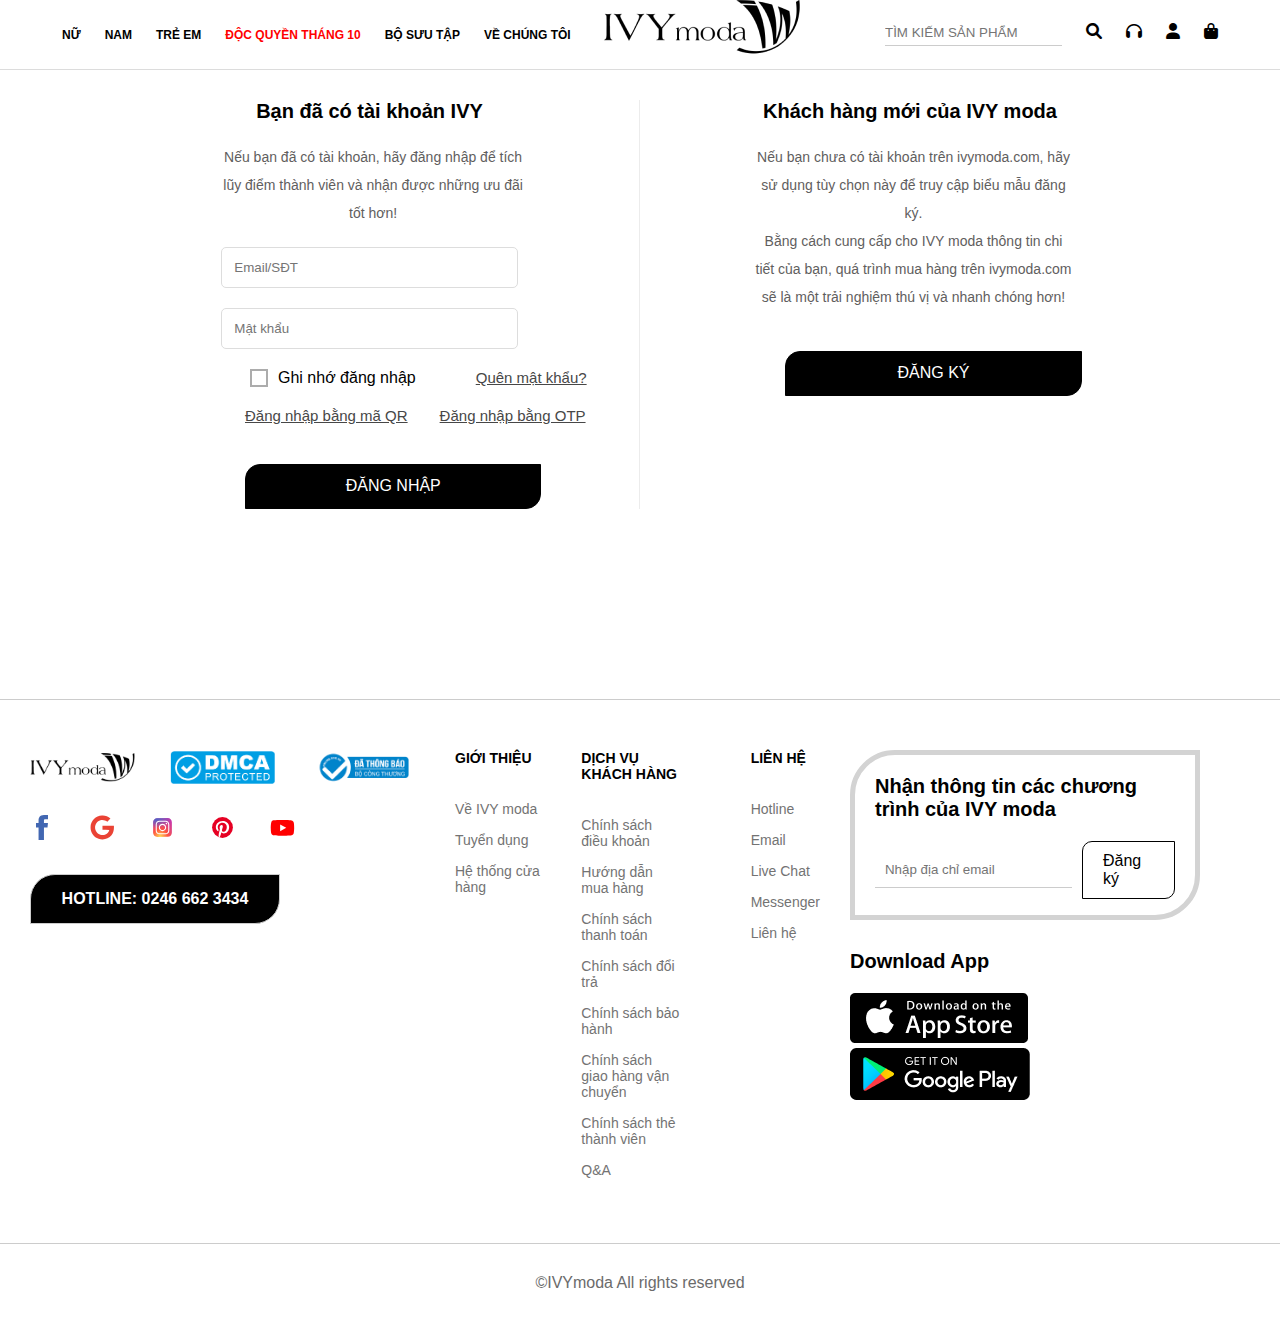
<file: login.html>
<!DOCTYPE html>
<html lang="en">
<head>
    <meta charset="UTF-8">
    <meta name="viewport" content="width=device-width, initial-scale=1.0">
    <link rel="stylesheet" href="css/style.css">
    <link rel="stylesheet" href="css/login.css">
    <link rel="stylesheet" href="https://cdnjs.cloudflare.com/ajax/libs/font-awesome/6.0.0/css/all.min.css">
    <link rel="icon" href="images/Remove-bg.ai_1729436108234.png">
    <title>Đăng nhập | IVY moda</title>
</head>
<body>
    <header>
        <div class="menu">
            <li><a href="">NỮ</a>
                <ul class="sub-menu">
                    <div class="sub-menu-item">
                        <li><a style="color:red" href="">NEW ARRIVAL</a></li>
                        <li><a href="">MUSE OF THE SUN</a></li>
                        <li><a href="">ROSA CHARM</a></li>
                        <li><a href="">DELICATE LADY</a></li>
                        <li><a href="">WHISPERS OF AUTUMN</a></li>
                        <li><a href="">THE DREAMER</a></li>
                        <li><a href="">MORDEN STYLE</a></li>
                        <li><a href="">ETERNAL ELEGENCE</a></li>
                    </div>
                    <div class="sub-menu-item">
                        <li><a href="">ÁO</a></li>
                            <ul>
                                <li><a href="">Áo sơ mi</a></li>
                                <li><a href="">Áo thun</a></li>
                                <li><a href="">Áo croptop</a></li>
                                <li><a href="">Áo peplum </a></li>    
                                <li><a href="">Áo len</a></li>    
                            </ul>
                    </div>
                    <div class="sub-menu-item">
                        <li><a href="">ÁO KHOÁC</a></li>
                            <ul>
                                <li><a href="">Áo vest/ blazer</a></li>
                                <li><a href="">Áo dạ/ măng tô</a></li>
                            </ul>
                    </div>
                    <div class="sub-menu-item">
                        <li><a href="">SET BỘ</a></li>
                            <ul>
                                <li><a href="">Set bộ công sở</a></li>
                                <li><a href="">Set bộ co-ords</a></li>
                                <li><a href="">Sẻ bộ thun/ len</a></li>
                            </ul>
                    </div>
                    <div class="sub-menu-item">
                        <li><a href="">QUẦN VÀ JUMPSUIT</a></li>
                            <ul>
                                <li><a href="">Quần dài</a></li>
                                <li><a href="">Quần jeans</a></li>
                                <li><a href="">Quần lửng/ short</a></li>
                                <li><a href="">Jumpsuit</a></li>
                            </ul>
                    </div>
                    <div class="sub-menu-item">
                        <li><a href="">CHÂN VÁY</a></li>
                            <ul>
                                <li><a href="">Chân váy bút chì</a></li>
                                <li><a href="">Chân váy chữ A</a></li>
                                <li><a href="">Chân váy jeans</a></li>
                            </ul>
                    </div>
                    <div class="sub-menu-item">
                        <li><a href="">SENORA</a></li>
                            <ul>
                                <li><a href="">Senora - Đầm dạ hội</a></li>
                            </ul>
                    </div>
                    <div class="sub-menu-item">
                        <li><a href="">PHỤ KIỆN</a></li>
                            <ul>
                                <li><a href="">Đồ lót</a></li>
                                <li><a href="">Phụ kiện</a></li>
                                <li><a href="">Túi/ví</a></li>
                                <li><a href="">Giày/dép & Sandals</a></li>
                            </ul>
                    </div>
                </ul>
            </li>

            <li><a href="">NAM</a>
                <ul style="width:1110px;" class="sub-menu">
                    <div class="sub-menu-item">
                        <li><a href="">NEW ARRIVALS</a></li>
                        <li><a style="color:red" href="">Sale ĐỘC QUYỀN T10</a></li>
                    </div>
                    <div class="sub-menu-item">
                        <li><a href="">ÁO</a></li>
                            <ul>
                                <li><a href="">Áo sơ mi</a></li>
                                <li><a href="">Áo thun</a></li>
                                <li><a href="">Áo polo</a></li>
                                <li><a href="">Áo khoác</a></li>    
                                <li><a href="">Áo len</a></li>    
                                <li><a href="">Áo Sweater/ Hoodie</a></li>
                            </ul>
                    </div>
                    <div class="sub-menu-item">
                        <li><a href="">QUẦN NAM</a></li>
                            <ul>
                                <li><a href="">Quần dài</a></li>
                                <li><a href="">Quần khaki</a></li>
                                <li><a href="">Quần jeans</a></li>
                                <li><a href="">Quần lửng/short</a></li>
                            </ul>
                    </div>
                </ul>
            </li>

            <li><a href="">TRẺ EM</a>
                <ul style="width:1060px;" class="sub-menu">
                    <div class="sub-menu-item">
                        <li><a href="">NEW ARRIVAL</a></li>
                        <li><a href="">ÁO KHOÁC</a></li>
                    </div>
                    <div class="sub-menu-item">
                        <li><a href="">BÉ GÁI</a></li>
                            <ul>
                                <li><a href="">Áo bé gái</a></li>
                                <li><a href="">Quần bé gái</a></li>
                                <li><a href="">Váy bé gái</a></li>
                                <li><a href="">Chân váy bé gái</a></li>    
                                <li><a href="">Phụ kiện bé gái</a></li>    
                            </ul>
                    </div>
                    <div class="sub-menu-item">
                        <li><a href="">BÉ TRAI</a></li>
                            <ul>
                                <li><a href="">Áo bé trai</a></li>
                                <li><a href="">Quần bé trai</a></li>
                                <li><a href="">Phụ kiện bé trai</a></li>
                            </ul>
                    </div>
                </ul>
            </li>

            <li><a style="color:red" href="">ĐỘC QUYỀN THÁNG 10</a>
                <ul style="width:992px;" class="sub-menu">
                    <div class="sub-menu-item">
                        <li><a style="color:red" href="">Last Chance Sale từ 100k</a></li>
                            <ul>
                                <li><a href="">100k đến 250k</a></li>
                                <li><a href="">300k đến 450k</a></li>
                                <li><a href="">Từ 500k</a></li>
                            </ul>
                    </div>
                    <div class="sub-menu-item">
                        <li><a style="color:red" href="">Deal độc quyền T10 - SALE upto 50%</a></li>
                            <ul>
                                <li><a href="">Áo</a></li>
                                <li><a href="">Đầm</a></li>
                                <li><a href="">Chân váy</a></li>
                                <li><a href="">Quần/Jumpsuit</a></li>
                            </ul>
                    </div>
                </ul>
            </li>

            <li><a href="">BỘ SƯU TẬP</a>
                <ul style="width:834px;" class="sub-menu">
                    <div class="sub-menu-item">
                        <li><a href="">ÁO</a></li>
                            <ul>
                                <li><a href="">MUSE OF THE SUN</a></li>
                                <li><a href="">ROSA CHARM</a></li>
                                <li><a href="">DELICATE LADY</a></li>
                                <li><a href="">WHISPERS OF AUTUMN</a></li>
                                <li><a href="">THE DREAMER</a></li>
                                <li><a href="">MORDEN STYLE</a></li>
                                <li><a href="">ETERNAL ELEGENCE</a></li>
                            </ul>
                    </div>
                </ul>
            </li>

            <li><a href="">VỀ CHÚNG TÔI</a>
                <ul style="width:200px;" class="sub-menu">
                    <div class="sub-menu-item">
                        <li><a href="">Về IVY moda</a></li>
                        <li><a href="">Fashion Show</a></li>
                        <li><a href="">Hoạt động cộng đồng</a></li>
                    </div>
                </ul>
            </li>
        </div>
        <div class="logo">
            <img src="images/logo.png">

        </div>
        <div class="other">
            <li><input type="text" placeholder="TÌM KIẾM SẢN PHẨM"></li>
            <li><a class="fa-solid fa-magnifying-glass" href=""></a></li>
            <li><a class="fa-solid fa-headphones" href=""></a></li>
            <li><a class="fa-solid fa-user" href=""></a></li>
            <li><a class="fa-solid fa-bag-shopping" href=""></a></li>
        </div>
    </header>

    <div class="login">
        <div class="container row">
            <div class="login-left">
                <h2>Bạn đã có tài khoản IVY</h2>
                <p class="text">Nếu bạn đã có tài khoản, hãy đăng nhập để tích lũy điểm thành viên và nhận được những ưu đãi tốt hơn!</p>
                <div class="login-input"><input type="text" id="ip" placeholder="Email/SĐT"></div>
                <div class="login-input"><input type="password" id="ip" placeholder="Mật khẩu"></div>
                <div class="login-remember row">
                    <button class="remember-btn"></button> <span>Ghi nhớ đăng nhập</span>
                    <p>Quên mật khẩu?</p>
                </div>
                <div class="login-qr-otp row">
                    <p>Đăng nhập bằng mã QR</p>
                    <p>Đăng nhập bằng OTP</p>
                </div>
                <div class="login-submit">
                    <p>ĐĂNG NHẬP</p>
                </div>
            </div>
            <div class="login-right">
                <h2>Khách hàng mới của IVY moda</h2>
                <p class="text">Nếu bạn chưa có tài khoản trên ivymoda.com, hãy sử dụng tùy chọn này để truy cập biểu mẫu đăng ký.<br>
                    Bằng cách cung cấp cho IVY moda thông tin chi tiết của bạn, quá trình mua hàng trên ivymoda.com sẽ là một trải nghiệm thú vị và nhanh chóng hơn!</p>
                    <div class="login-submit">
                        <a href="signup.html">
                          <p>ĐĂNG KÝ</p>
                        </a>
                    </div>
            </div>
        </div>
    </div>
<div class="footer">
    <div class="left-footer">
        <div class="top-row">
            <img src="images/logo-footer.png">
            <img src="images/dmca.png">
            <img src="images/img-congthuong.png">
        </div>
        <div class="bottom-row">
            <a href="https://www.facebook.com/thoitrangivymoda/?locale=vi_VN"><img src="images/ic_fb.svg"></a>
            <a href="index.html"><img src="images/ic_gg.svg"></a>
            <a href="https://www.instagram.com/ivy_moda/"><img src="images/ic_instagram.svg"></a>
            <a href="https://www.pinterest.com/ivymoda/_saved/"><img src="images/ic_pinterest.svg"></a>
            <a href="https://www.youtube.com/user/thoitrangivymoda"><img src="images/ic_ytb.svg"></a>
        </div>
        <div>
            <p class="hot-line">HOTLINE: 0246 662 3434</p>
        </div>
    </div>

    <div class="center-left-footer">
        <li class="footer-txt">GIỚI THIỆU</li>
        <li><a href="">Về IVY moda</a></li>
        <li><a href="">Tuyển dụng</a></li>
        <li><a href="">Hệ thống cửa hàng</a></li>
    </div>

    <div class="center-middle-footer">
        <li class="footer-txt">DỊCH VỤ KHÁCH HÀNG</li>
        <li><a href="">Chính sách điều khoản</a></li>
        <li><a href="">Hướng dẫn mua hàng</a></li>
        <li><a href="">Chính sách thanh toán</a></li>
        <li><a href="">Chính sách đổi trả</a></li>
        <li><a href="">Chính sách bảo hành</a></li>
        <li><a href="">Chính sách giao hàng vận chuyển</a></li>
        <li><a href="">Chính sách thẻ thành viên</a></li>
        <li><a href="">Q&A</a></li>
    </div>

    <div class="center-right-footer">
        <li class="footer-txt">LIÊN HỆ</li>
        <li><a href="">Hotline</a></li>
        <li><a href="">Email</a></li>
        <li><a href="">Live Chat</a></li>
        <li><a href="">Messenger</a></li>
        <li><a href="">Liên hệ</a></li>
    </div>

    <div class="right-footer">
        <div class="sign-up">
            <p class="footer-txt">Nhận thông tin các chương trình của IVY moda</p>
            <div class="input-group">
                <input type="text" placeholder="Nhập địa chỉ email">
                <p class="input-hover">Đăng ký</p>
            </div>
        </div>
        <div class="app">
            <p class="footer-txt">Download App</p>
            <a href="https://apps.apple.com/vn/app/ivy-moda/id1430094474?l=vi"><img src="images/appstore.png"></a>
            <a href="https://play.google.com/store/apps/details?id=com.ivymoda.app&hl=vi"><img src="images/googleplay.png"></a>
        </div>
    </div>
</div>

<div class="copyright">
    <p>©IVYmoda All rights reserved</p>
</div>
</body>
<script>
    const rememberButton = document.querySelector('.remember-btn');

    if (rememberButton) {
        rememberButton.addEventListener('click', () => {
            rememberButton.classList.toggle('active');
        });
    }
</script>
</html>
</file>
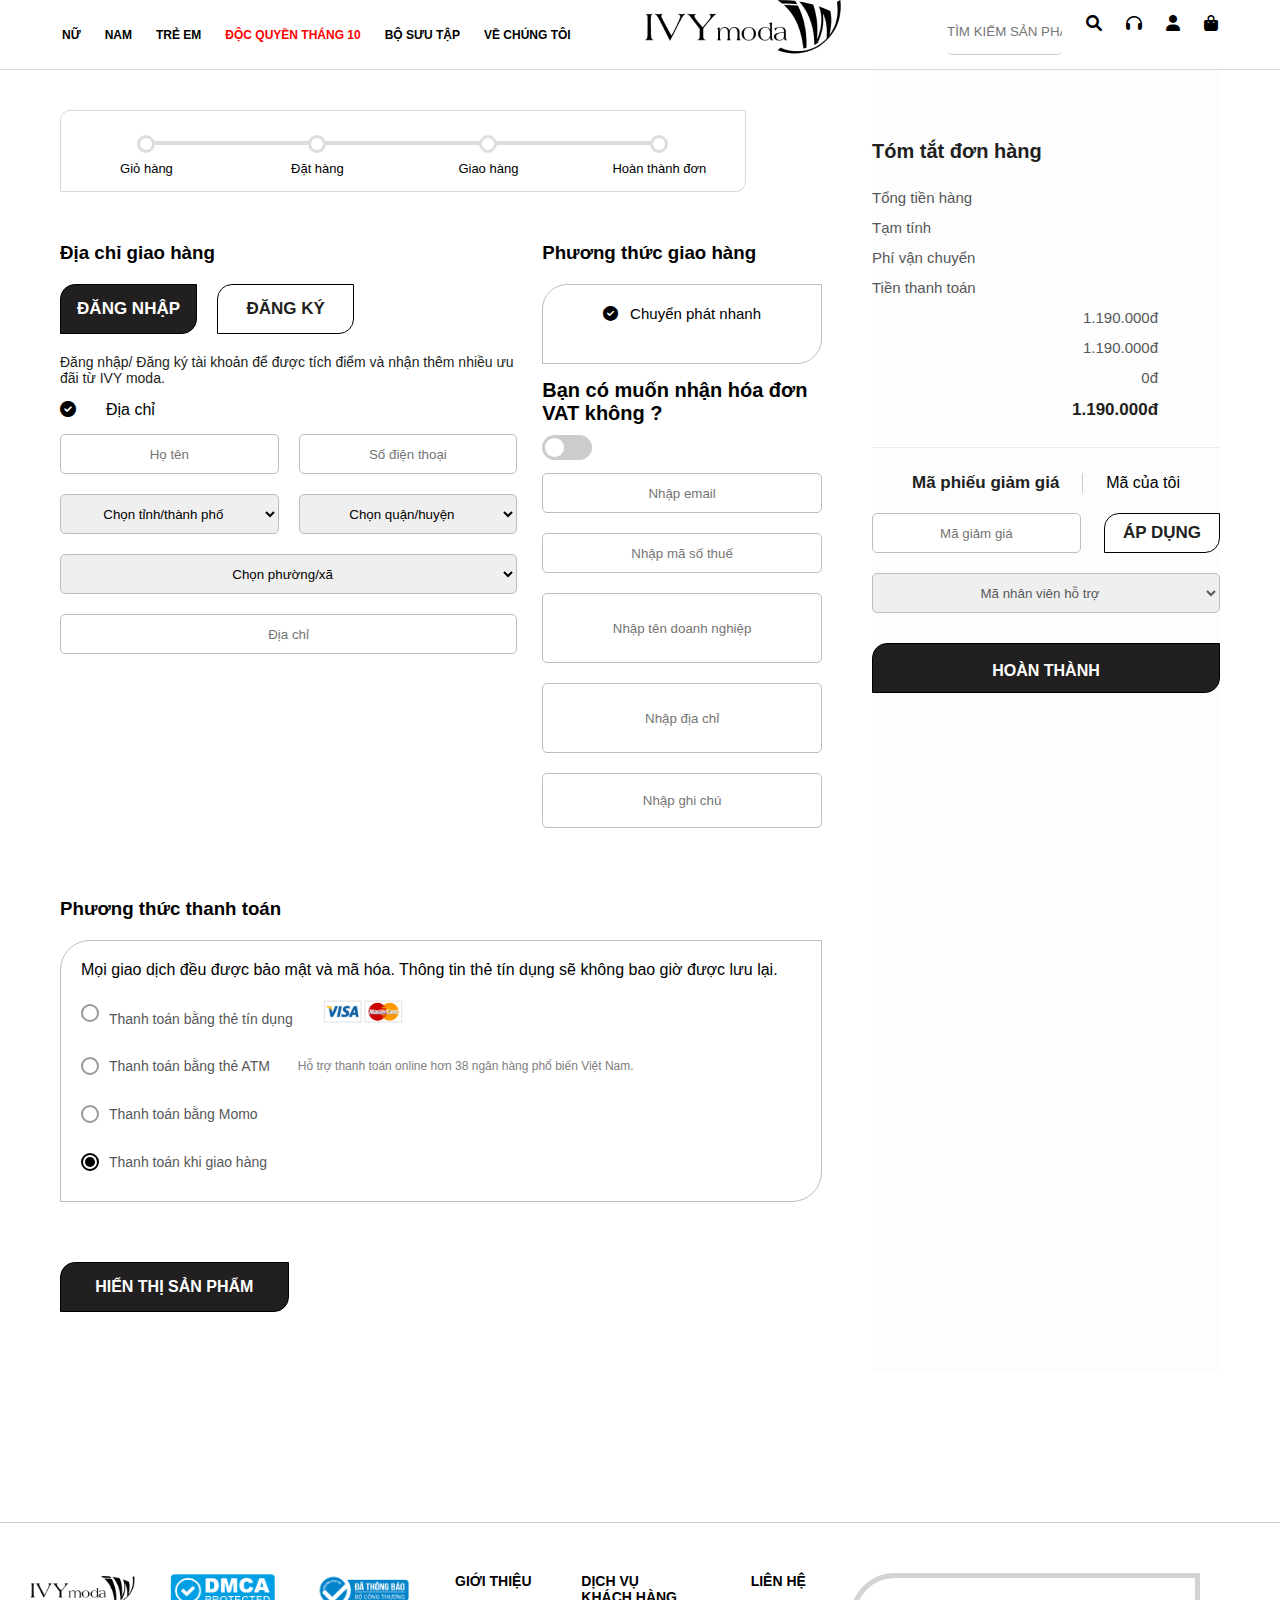
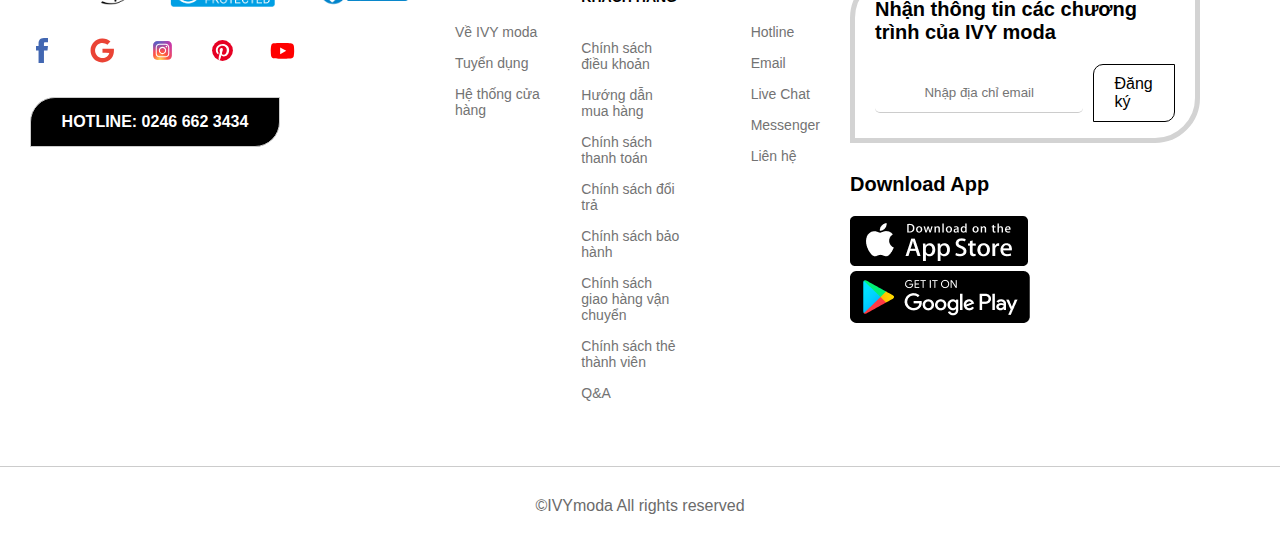
<file: order.html>
<!DOCTYPE html>
<html lang="en">
<head>
    <meta charset="UTF-8">
    <meta name="viewport" content="width=device-width, initial-scale=1.0">
    <link rel="stylesheet" href="css/style.css">
    <link rel="stylesheet" href="css/order.css">

    <link rel="stylesheet" href="https://cdnjs.cloudflare.com/ajax/libs/font-awesome/6.0.0/css/all.min.css">
    <link rel="icon" href="images/Remove-bg.ai_1729436108234.png">
    <title>Đặt hàng | IVY moda</title>
</head>
<body>
    <header>
        <div class="menu">
            <li><a href="">NỮ</a>
                <ul class="sub-menu">
                    <div class="sub-menu-item">
                        <li><a style="color:red" href="">NEW ARRIVAL</a></li>
                        <li><a href="">MUSE OF THE SUN</a></li>
                        <li><a href="">ROSA CHARM</a></li>
                        <li><a href="">DELICATE LADY</a></li>
                        <li><a href="">WHISPERS OF AUTUMN</a></li>
                        <li><a href="">THE DREAMER</a></li>
                        <li><a href="">MORDEN STYLE</a></li>
                        <li><a href="">ETERNAL ELEGENCE</a></li>
                    </div>
                    <div class="sub-menu-item">
                        <li><a href="">ÁO</a></li>
                            <ul>
                                <li><a href="">Áo sơ mi</a></li>
                                <li><a href="">Áo thun</a></li>
                                <li><a href="">Áo croptop</a></li>
                                <li><a href="">Áo peplum </a></li>    
                                <li><a href="">Áo len</a></li>    
                            </ul>
                    </div>
                    <div class="sub-menu-item">
                        <li><a href="">ÁO KHOÁC</a></li>
                            <ul>
                                <li><a href="">Áo vest/ blazer</a></li>
                                <li><a href="">Áo dạ/ măng tô</a></li>
                            </ul>
                    </div>
                    <div class="sub-menu-item">
                        <li><a href="">SET BỘ</a></li>
                            <ul>
                                <li><a href="">Set bộ công sở</a></li>
                                <li><a href="">Set bộ co-ords</a></li>
                                <li><a href="">Sẻ bộ thun/ len</a></li>
                            </ul>
                    </div>
                    <div class="sub-menu-item">
                        <li><a href="">QUẦN VÀ JUMPSUIT</a></li>
                            <ul>
                                <li><a href="">Quần dài</a></li>
                                <li><a href="">Quần jeans</a></li>
                                <li><a href="">Quần lửng/ short</a></li>
                                <li><a href="">Jumpsuit</a></li>
                            </ul>
                    </div>
                    <div class="sub-menu-item">
                        <li><a href="">CHÂN VÁY</a></li>
                            <ul>
                                <li><a href="">Chân váy bút chì</a></li>
                                <li><a href="">Chân váy chữ A</a></li>
                                <li><a href="">Chân váy jeans</a></li>
                            </ul>
                    </div>
                    <div class="sub-menu-item">
                        <li><a href="">SENORA</a></li>
                            <ul>
                                <li><a href="">Senora - Đầm dạ hội</a></li>
                            </ul>
                    </div>
                    <div class="sub-menu-item">
                        <li><a href="">PHỤ KIỆN</a></li>
                            <ul>
                                <li><a href="">Đồ lót</a></li>
                                <li><a href="">Phụ kiện</a></li>
                                <li><a href="">Túi/ví</a></li>
                                <li><a href="">Giày/dép & Sandals</a></li>
                            </ul>
                    </div>
                </ul>
            </li>

            <li><a href="">NAM</a>
                <ul style="width:1110px;" class="sub-menu">
                    <div class="sub-menu-item">
                        <li><a href="">NEW ARRIVALS</a></li>
                        <li><a style="color:red" href="">Sale ĐỘC QUYỀN T10</a></li>
                    </div>
                    <div class="sub-menu-item">
                        <li><a href="">ÁO</a></li>
                            <ul>
                                <li><a href="">Áo sơ mi</a></li>
                                <li><a href="">Áo thun</a></li>
                                <li><a href="">Áo polo</a></li>
                                <li><a href="">Áo khoác</a></li>    
                                <li><a href="">Áo len</a></li>    
                                <li><a href="">Áo Sweater/ Hoodie</a></li>
                            </ul>
                    </div>
                    <div class="sub-menu-item">
                        <li><a href="">QUẦN NAM</a></li>
                            <ul>
                                <li><a href="">Quần dài</a></li>
                                <li><a href="">Quần khaki</a></li>
                                <li><a href="">Quần jeans</a></li>
                                <li><a href="">Quần lửng/short</a></li>
                            </ul>
                    </div>
                </ul>
            </li>

            <li><a href="">TRẺ EM</a>
                <ul style="width:1060px;" class="sub-menu">
                    <div class="sub-menu-item">
                        <li><a href="">NEW ARRIVAL</a></li>
                        <li><a href="">ÁO KHOÁC</a></li>
                    </div>
                    <div class="sub-menu-item">
                        <li><a href="">BÉ GÁI</a></li>
                            <ul>
                                <li><a href="">Áo bé gái</a></li>
                                <li><a href="">Quần bé gái</a></li>
                                <li><a href="">Váy bé gái</a></li>
                                <li><a href="">Chân váy bé gái</a></li>    
                                <li><a href="">Phụ kiện bé gái</a></li>    
                            </ul>
                    </div>
                    <div class="sub-menu-item">
                        <li><a href="">BÉ TRAI</a></li>
                            <ul>
                                <li><a href="">Áo bé trai</a></li>
                                <li><a href="">Quần bé trai</a></li>
                                <li><a href="">Phụ kiện bé trai</a></li>
                            </ul>
                    </div>
                </ul>
            </li>

            <li><a style="color:red" href="">ĐỘC QUYỀN THÁNG 10</a>
                <ul style="width:992px;" class="sub-menu">
                    <div class="sub-menu-item">
                        <li><a style="color:red" href="">Last Chance Sale từ 100k</a></li>
                            <ul>
                                <li><a href="">100k đến 250k</a></li>
                                <li><a href="">300k đến 450k</a></li>
                                <li><a href="">Từ 500k</a></li>
                            </ul>
                    </div>
                    <div class="sub-menu-item">
                        <li><a style="color:red" href="">Deal độc quyền T10 - SALE upto 50%</a></li>
                            <ul>
                                <li><a href="">Áo</a></li>
                                <li><a href="">Đầm</a></li>
                                <li><a href="">Chân váy</a></li>
                                <li><a href="">Quần/Jumpsuit</a></li>
                            </ul>
                    </div>
                </ul>
            </li>

            <li><a href="">BỘ SƯU TẬP</a>
                <ul style="width:834px;" class="sub-menu">
                    <div class="sub-menu-item">
                        <li><a href="">ÁO</a></li>
                            <ul>
                                <li><a href="">MUSE OF THE SUN</a></li>
                                <li><a href="">ROSA CHARM</a></li>
                                <li><a href="">DELICATE LADY</a></li>
                                <li><a href="">WHISPERS OF AUTUMN</a></li>
                                <li><a href="">THE DREAMER</a></li>
                                <li><a href="">MORDEN STYLE</a></li>
                                <li><a href="">ETERNAL ELEGENCE</a></li>
                            </ul>
                    </div>
                </ul>
            </li>

            <li><a href="">VỀ CHÚNG TÔI</a>
                <ul style="width:200px;" class="sub-menu">
                    <div class="sub-menu-item">
                        <li><a href="">Về IVY moda</a></li>
                        <li><a href="">Fashion Show</a></li>
                        <li><a href="">Hoạt động cộng đồng</a></li>
                    </div>
                </ul>
            </li>
        </div>
        <div class="logo">
            <img src="images/logo.png">

        </div>
        <div class="other">
            <li><input type="text" placeholder="TÌM KIẾM SẢN PHẨM"></li>
            <li><a class="fa-solid fa-magnifying-glass" href=""></a></li>
            <li><a class="fa-solid fa-headphones" href=""></a></li>
            <li><a class="fa-solid fa-user" href=""></a></li>
            <li><a class="fa-solid fa-bag-shopping" href=""></a></li>
        </div>
    </header>

    <!---------------------------------------- ORDER ---------------------------------->
    <section class="order">
        <div class="container row">
            <!---------------- ORDER-LEFT -------------->
            <div class="order-left">
                <!------- PROGRESS-BAR ----------->
                <div class="order-left-progress-bar">
                    <div class="progress-line"></div>
                    <div class="progress-step">
                        <div class="progress-label">Giỏ hàng</div>
                    </div>
                    <div class="progress-step">
                        <div class="progress-label">Đặt hàng</div>
                    </div>
                    <div class="progress-step">
                        <div class="progress-label">Giao hàng</div>
                    </div>
                    <div class="progress-step">
                        <div class="progress-label">Hoàn thành đơn</div>
                    </div>
                </div>

                <div class="order-left-content row">
                    <div class="order-left-content-address">
                        <h3>Địa chỉ giao hàng</h3>
                        <div class="order-left-content-address-sign row">
                            <p class="bold">ĐĂNG NHẬP</p>
                            <p class="bold">ĐĂNG KÝ</p>
                        </div>
                        <p class="sth">Đăng nhập/ Đăng ký tài khoản để được tích điểm và nhận thêm nhiều ưu đãi từ IVY moda.</p>
                        <div class="order-left-content-container">
                            <p style="padding-bottom:15px"><i class="fa-solid fa-circle-check"></i><span style="padding-left: 30px">Địa chỉ</span></p>
                            <div class="info-top-grid">
                                <div><input type="text" placeholder="Họ tên"></div>
                                <div><input type="text" placeholder="Số điện thoại"></div>
                                <div>
                                    <select>
                                        <option value="" selected>Chọn tỉnh/thành phố</option>
                                        <option value="hanoi">Hà Nội</option>
                                        <option value="hcm">Hồ Chí Minh</option>
                                        <option value="danang">Đà Nẵng</option>
                                        <option value="nhatrang">Nha Trang</option>
                                        <option value="vungtau">Vũng Tàu</option>
                                        <option value="hagiang">Hà Giang</option>
                                    </select>
                                </div>
                                <div>
                                    <select>
                                        <option value="" selected>Chọn quận/huyện</option>
                                    </select>
                                </div>
                            </div>
                            <div class="info-bottom">
                                <div>
                                    <select>
                                        <option value="" selected>Chọn phường/xã</option>
                                    </select>
                                </div>
                                <div><input type="text" placeholder="Địa chỉ"></div>
                            </div>
                        </div>  
                    </div>
                    <div class="order-left-content-payment">
                        <h3>Phương thức giao hàng</h3>
                        <div class="order-left-content-payment-top">
                            <p><i class="fa-solid fa-circle-check"></i><span style="padding-left: 12px;">Chuyển phát nhanh</span></p>
                        </div>
                        <div class="vat">
                            <div class="vat-title">
                                <p style="color:black;padding-top:15px;font-size:20px;font-weight:600;">Bạn có muốn nhận hóa đơn VAT không ?</p>
                                <div>
                                    <label class="vat-switch">
                                        <input type="checkbox" id="vat-toggle">
                                        <span class="slider"></span>
                                    </label>
                                </div>
                            </div>
                            <div class="vat-content">
                                <div><input type="text" placeholder="Nhập email"></div>
                                <div><input type="text" placeholder="Nhập mã số thuế"></div>
                                <div><input style="height:70px" type="text" placeholder="Nhập tên doanh nghiệp"></div>
                                <div><input style="height:70px" type="text" placeholder="Nhập địa chỉ"></div>
                                <div><input style="height:55px" type="text" placeholder="Nhập ghi chú"></div>
                            </div>
                        </div>
                    </div>
                </div>

                <div class="payment-method">
                    <h3>Phương thức thanh toán</h3>
                    <div class="payment-method-container">
                        <p>Mọi giao dịch đều được bảo mật và mã hóa. Thông tin thẻ tín dụng sẽ không bao giờ được lưu lại.</p>
                        <div class="payment-option">
                            <span class="circle"></span>
                            <span>Thanh toán bằng thẻ tín dụng<img src="images/visa.png"></span>
                        </div>
                        
                        <div class="payment-option">
                            <span class="circle"></span>
                            <span>Thanh toán bằng thẻ ATM</span>
                            <span class="description">Hỗ trợ thanh toán online hơn 38 ngân hàng phổ biến Việt Nam.</span>
                        </div>
                        
                        <div class="payment-option">
                            <span class="circle"></span>
                            <span>Thanh toán bằng Momo</span>
                        </div>
                        
                        <div class="payment-option">
                            <span class="circle checked"></span>
                            <span>Thanh toán khi giao hàng</span>
                        </div>
                    </div>  
                </div>

                <div class="display-order">
                    <div class="display-order-button">
                        <p>HIỂN THỊ SẢN PHẨM</p>
                    </div>
                    <!------DISPLAY - PRODUCT ----->
                    <div style="display:none" class="cart-left-content">
                        <div class="cart-left-content-title">
                            <h2>Giỏ hàng của bạn <span>2 Sản Phẩm</span></h2>
                        </div>
                        <table>
                            <tr>
                                <th>TÊN SẢN PHẨM</th>
                                <th>CHIẾT KHẤU</th>
                                <th>SỐ LƯỢNG</th>
                                <th>TỔNG TIỀN</th>
                            </tr>
                            <!------- SP1 --------->
                            <tr>
                                <td>
                                    <div class="cart-prod-container row">
                                        <img src="images/cart01.webp">
                                        <div class="cart-prod-name">
                                            <p>Phedra Vest - Áo vest xếp chéo</p>
                                            <div class="cart-prod-info row">
                                                <p>Màu sắc: Be</p>
                                                <p>Size: XXL</p>
                                            </div>
                                        </div>
                                    </div>
                                </td>
                                <td>
                                    <p>-1.290.000đ</p>
                                    <p class="discount">(-72.07%)</p>
                                </td>
                                <td>
                                    <div class="quantity-input">
                                        <button class="quantity-btn" onclick="changeQuantity(-1)">-</button>
                                        <input type="text" id="quantity" value="1">
                                        <button class="quantity-btn" onclick="changeQuantity(1)">+</button>
                                    </div>
                                </td>
                                <td>
                                    <p class="bold">500.000đ</p>
                                </td>
                            </tr>
                            <!------- SP2 --------->
                            <tr>
                                <td>
                                    <div class="cart-prod-container row">
                                        <img src="images/cart02.webp">
                                        <div class="cart-prod-name">
                                            <p>Áo Gile cổ V Dreamy</p>
                                            <div class="cart-prod-info row">
                                                <p>Màu sắc: Trắng ngà</p>
                                                <p>Size: L</p>
                                            </div>
                                        </div>
                                    </div>
                                </td>
                                <td></td>
                                <td>
                                    <div class="quantity-input">
                                        <button class="quantity-btn" onclick="changeQuantity(-1)">-</button>
                                        <input type="text" id="quantity" value="1">
                                        <button class="quantity-btn" onclick="changeQuantity(1)">+</button>
                                    </div>
                                </td>
                                <td>
                                    <p class="bold">1.190.000đ</p>
                                </td>
                            </tr>
                        </table>
                    </div>
                </div>
            </div>
                
            <!---------------- ORDER-RIGHT -------------->
            <div class="order-right">
                <div class="order-right-container">
                    <div><h3>Tóm tắt đơn hàng</h3></div>
                    <div class="order-right-container-text row">
                        <div class="order-right-container-text-left">
                                <p>Tổng tiền hàng</p>
                                <p>Tạm tính</p>
                                <p>Phí vận chuyển</p>
                                <p>Tiền thanh toán</p>
                        </div>
                        <div class="order-right-container-text-right">
                                <p>1.190.000đ</p>
                                <p>1.190.000đ</p>
                                <p>0đ</p>
                                <p class="bold">1.190.000đ</p>
                        </div> 
                    </div>
                </div>
                <div class="order-right-container-bottom">
                    <div class="order-right-container-bottom-coupon row">
                        <div><p class="bold">Mã phiếu giảm giá</p></div>
                        <div class="divider"></div>
                        <div><p>Mã của tôi</p></div>
                    </div>
                    <div class="order-right-container-bottom-coupon-input row">
                        <div><input type="text" placeholder="Mã giảm giá"></div>
                        <div><p class="apply bold">ÁP DỤNG</p></div>
                    </div>
                    <div class="order-right-container-bottom-support">
                        <select class="sel">
                            <option value="" selected>Mã nhân viên hỗ trợ</option>
                            <option value="b139">b139</option>
                            <option value="d020">d020</option>
                            <option value="p470">p470</option>
                            <option value="t260">t260</option>
                            <option value="m969">m969</option>
                            <option value="ht56">ht56</option>
                        </select>
                    </div>
                </div>
                <div class="order-right-container-button">
                    <p>HOÀN THÀNH</p>
                </div>
            </div>
        </div>
    </section>

    <!----------------------------------------- FOOTER --------------------------------->
    <div class="footer">
        <div class="left-footer">
            <div class="top-row">
                <img src="images/logo-footer.png">
                <img src="images/dmca.png">
                <img src="images/img-congthuong.png">
            </div>
            <div class="bottom-row">
                <a href="https://www.facebook.com/thoitrangivymoda/?locale=vi_VN"><img src="images/ic_fb.svg"></a>
                <a href="index.html"><img src="images/ic_gg.svg"></a>
                <a href="https://www.instagram.com/ivy_moda/"><img src="images/ic_instagram.svg"></a>
                <a href="https://www.pinterest.com/ivymoda/_saved/"><img src="images/ic_pinterest.svg"></a>
                <a href="https://www.youtube.com/user/thoitrangivymoda"><img src="images/ic_ytb.svg"></a>
            </div>
            <div>
                <p class="hot-line">HOTLINE: 0246 662 3434</p>
            </div>
        </div>

        <div class="center-left-footer">
            <li class="footer-txt">GIỚI THIỆU</li>
            <li><a href="">Về IVY moda</a></li>
            <li><a href="">Tuyển dụng</a></li>
            <li><a href="">Hệ thống cửa hàng</a></li>
        </div>

        <div class="center-middle-footer">
            <li class="footer-txt">DỊCH VỤ KHÁCH HÀNG</li>
            <li><a href="">Chính sách điều khoản</a></li>
            <li><a href="">Hướng dẫn mua hàng</a></li>
            <li><a href="">Chính sách thanh toán</a></li>
            <li><a href="">Chính sách đổi trả</a></li>
            <li><a href="">Chính sách bảo hành</a></li>
            <li><a href="">Chính sách giao hàng vận chuyển</a></li>
            <li><a href="">Chính sách thẻ thành viên</a></li>
            <li><a href="">Q&A</a></li>
        </div>

        <div class="center-right-footer">
            <li class="footer-txt">LIÊN HỆ</li>
            <li><a href="">Hotline</a></li>
            <li><a href="">Email</a></li>
            <li><a href="">Live Chat</a></li>
            <li><a href="">Messenger</a></li>
            <li><a href="">Liên hệ</a></li>
        </div>

        <div class="right-footer">
            <div class="sign-up">
                <p class="footer-txt">Nhận thông tin các chương trình của IVY moda</p>
                <div class="input-group">
                    <input type="text" placeholder="Nhập địa chỉ email">
                    <p class="input-hover">Đăng ký</p>
                </div>
            </div>
            <div class="app">
                <p class="footer-txt">Download App</p>
                <a href="https://apps.apple.com/vn/app/ivy-moda/id1430094474?l=vi"><img src="images/appstore.png"></a>
                <a href="https://play.google.com/store/apps/details?id=com.ivymoda.app&hl=vi"><img src="images/googleplay.png"></a>
            </div>
        </div>
    </div>

    <div class="copyright">
        <p>©IVYmoda All rights reserved</p>
    </div>
</body>
<script>
    const vatToggle = document.getElementById('vat-toggle');
    const vatContent = document.getElementsByClassName('vat-content');

    vatToggle.addEventListener('change', () => {
        if (vatToggle.checked) {
            vatContent.classList.add('.active');
        } else {
            vatContent.classList.remove('.active');
        }
    });

    const display = document.querySelector('.display-order-button');
    const cart = document.querySelector('.cart-left-content');
    display.addEventListener('click', () => {
        if (cart.style.display === 'none') {
            cart.style.display = 'block';
        } else {
            cart.style.display = 'none';
        }
    });
</script>
</html>
</file>
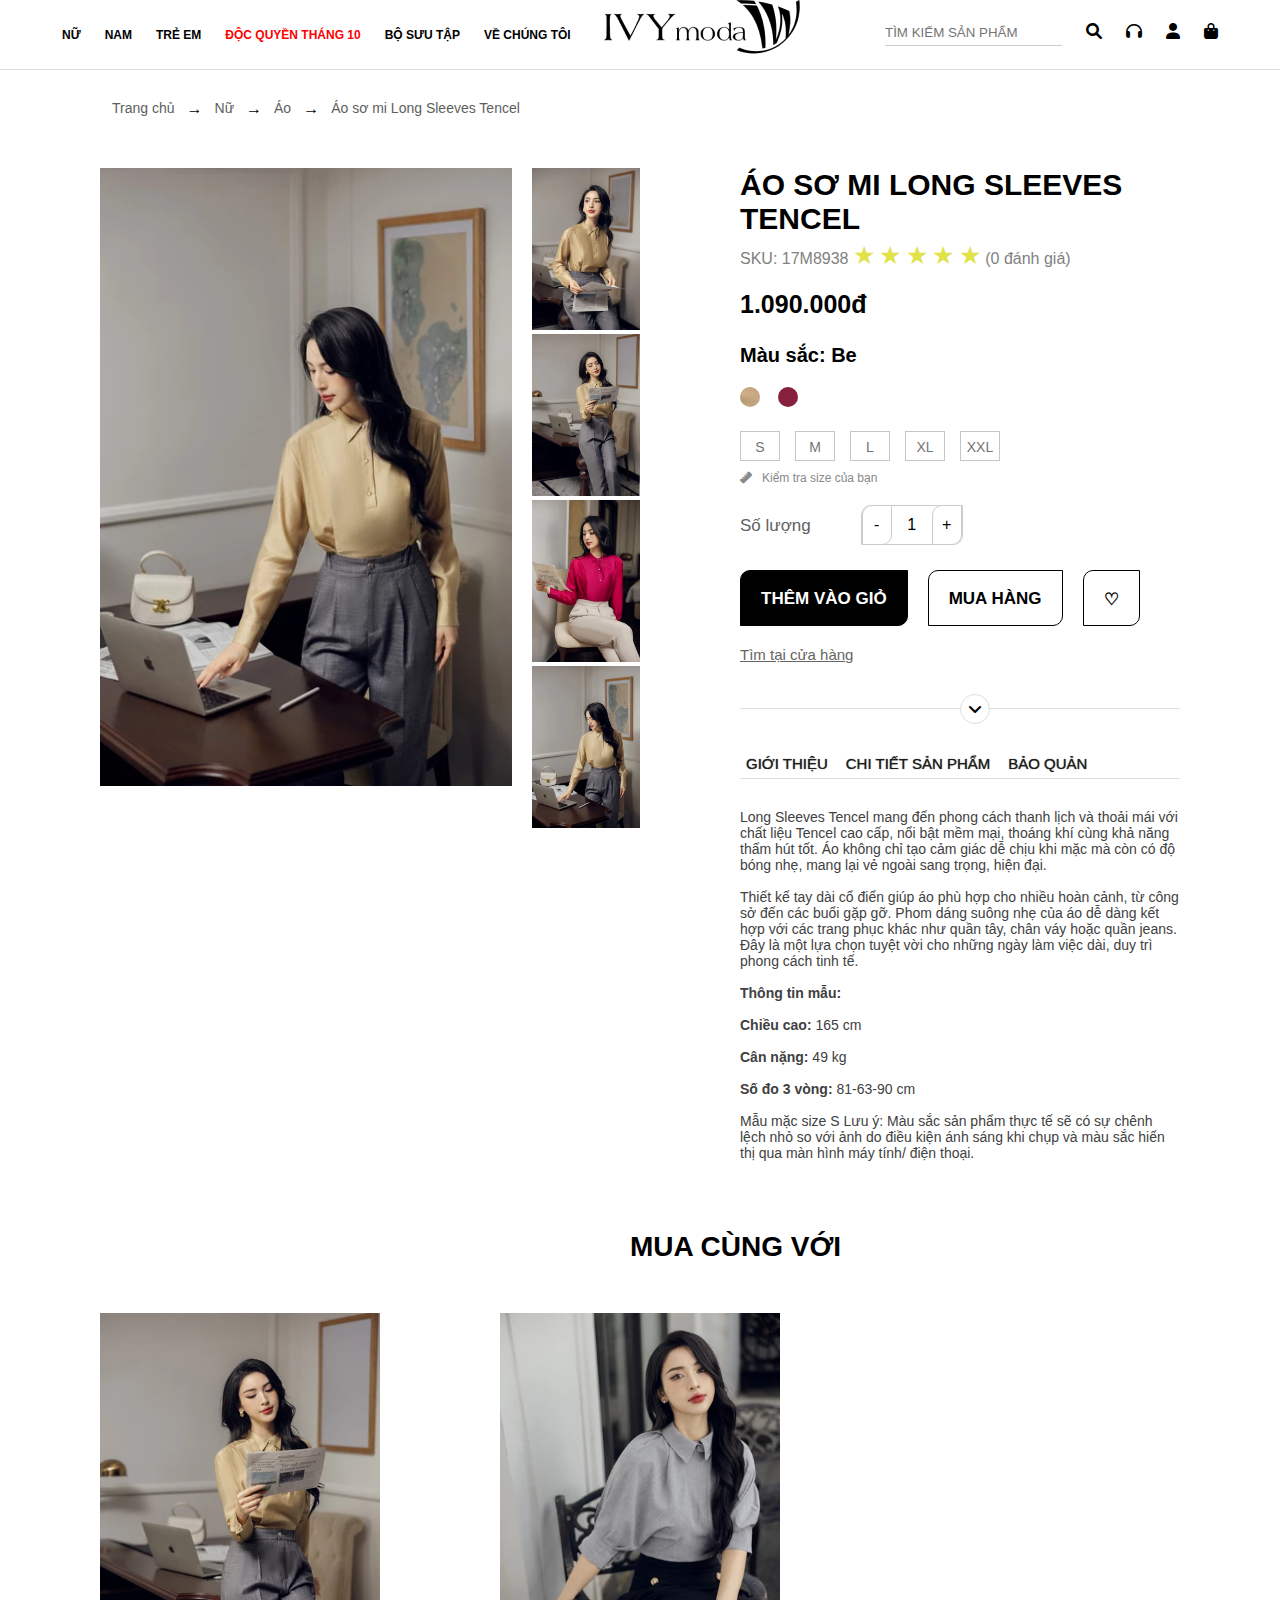
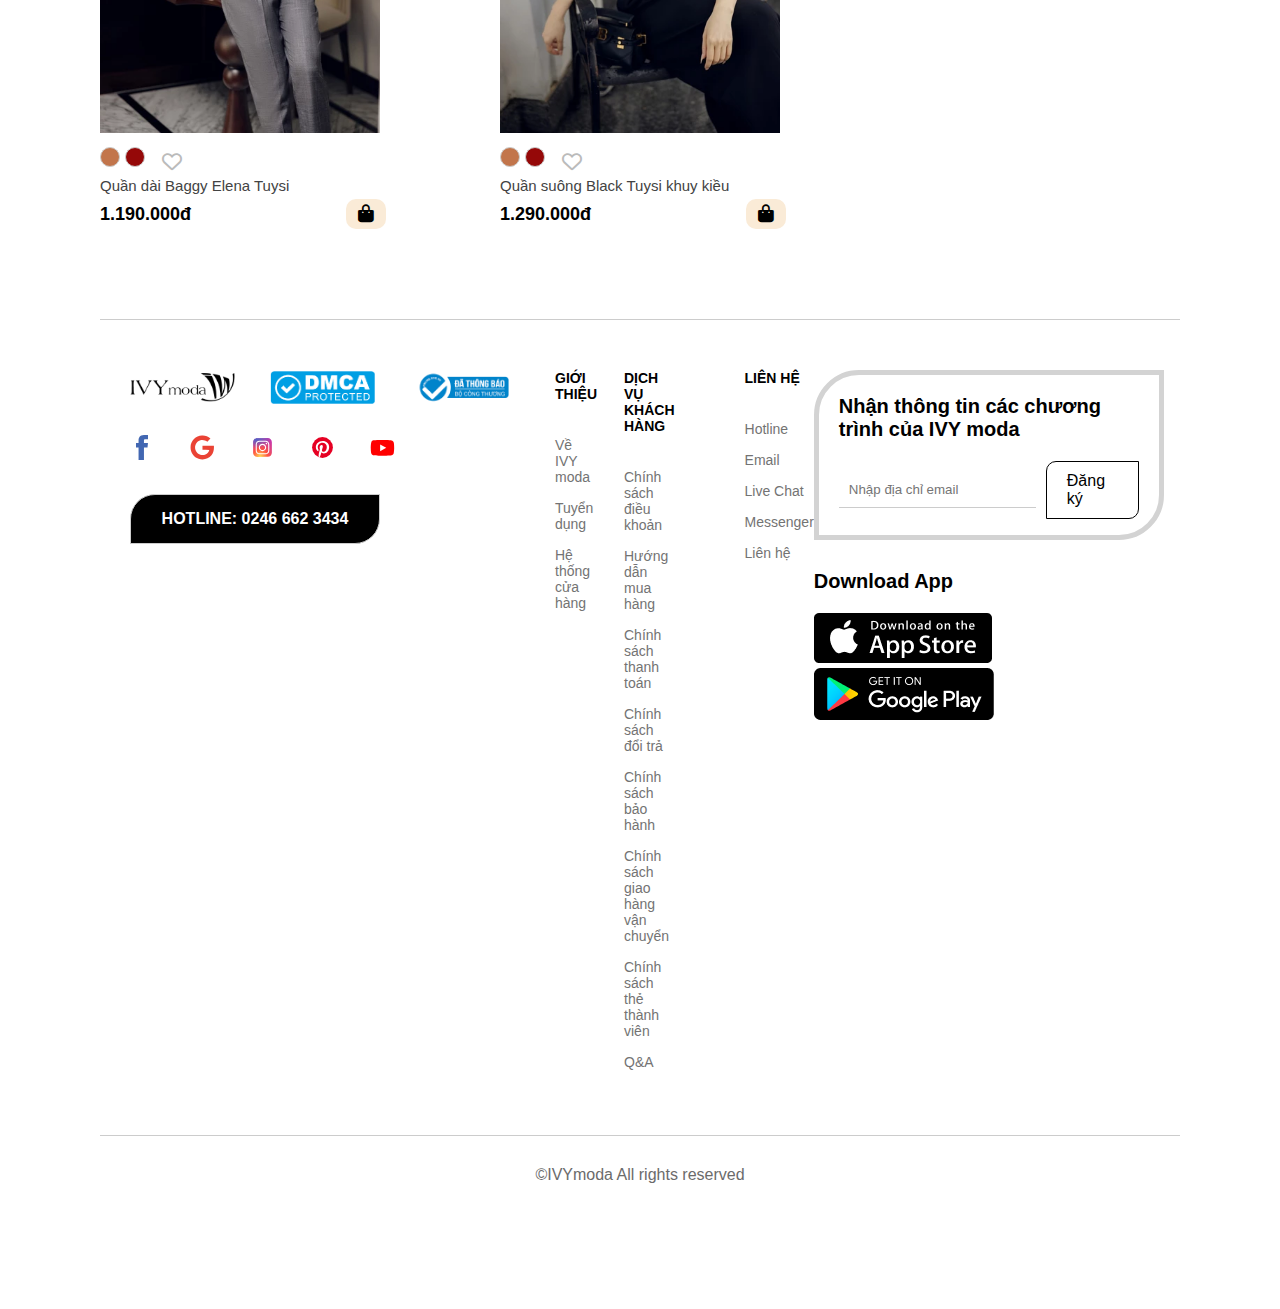
<file: product.html>
<!DOCTYPE html>
<html lang="en">
<head>
    <meta charset="UTF-8">
    <meta name="viewport" content="width=device-width, initial-scale=1.0">
    <link rel="stylesheet" href="css/style.css">
    <link rel="stylesheet" href="css/product.css">

    <link rel="stylesheet" href="https://cdnjs.cloudflare.com/ajax/libs/font-awesome/6.0.0/css/all.min.css">
    <link rel="icon" href="images/Remove-bg.ai_1729436108234.png">
    <title>Sản phẩm | IVY moda</title>
</head>
<body>
    <header>
        <div class="menu">
            <li><a href="">NỮ</a>
                <ul class="sub-menu">
                    <div class="sub-menu-item">
                        <li><a style="color:red" href="">NEW ARRIVAL</a></li>
                        <li><a href="">MUSE OF THE SUN</a></li>
                        <li><a href="">ROSA CHARM</a></li>
                        <li><a href="">DELICATE LADY</a></li>
                        <li><a href="">WHISPERS OF AUTUMN</a></li>
                        <li><a href="">THE DREAMER</a></li>
                        <li><a href="">MORDEN STYLE</a></li>
                        <li><a href="">ETERNAL ELEGENCE</a></li>
                    </div>
                    <div class="sub-menu-item">
                        <li><a href="">ÁO</a></li>
                            <ul>
                                <li><a href="">Áo sơ mi</a></li>
                                <li><a href="">Áo thun</a></li>
                                <li><a href="">Áo croptop</a></li>
                                <li><a href="">Áo peplum </a></li>    
                                <li><a href="">Áo len</a></li>    
                            </ul>
                    </div>
                    <div class="sub-menu-item">
                        <li><a href="">ÁO KHOÁC</a></li>
                            <ul>
                                <li><a href="">Áo vest/ blazer</a></li>
                                <li><a href="">Áo dạ/ măng tô</a></li>
                            </ul>
                    </div>
                    <div class="sub-menu-item">
                        <li><a href="">SET BỘ</a></li>
                            <ul>
                                <li><a href="">Set bộ công sở</a></li>
                                <li><a href="">Set bộ co-ords</a></li>
                                <li><a href="">Sẻ bộ thun/ len</a></li>
                            </ul>
                    </div>
                    <div class="sub-menu-item">
                        <li><a href="">QUẦN VÀ JUMPSUIT</a></li>
                            <ul>
                                <li><a href="">Quần dài</a></li>
                                <li><a href="">Quần jeans</a></li>
                                <li><a href="">Quần lửng/ short</a></li>
                                <li><a href="">Jumpsuit</a></li>
                            </ul>
                    </div>
                    <div class="sub-menu-item">
                        <li><a href="">CHÂN VÁY</a></li>
                            <ul>
                                <li><a href="">Chân váy bút chì</a></li>
                                <li><a href="">Chân váy chữ A</a></li>
                                <li><a href="">Chân váy jeans</a></li>
                            </ul>
                    </div>
                    <div class="sub-menu-item">
                        <li><a href="">SENORA</a></li>
                            <ul>
                                <li><a href="">Senora - Đầm dạ hội</a></li>
                            </ul>
                    </div>
                    <div class="sub-menu-item">
                        <li><a href="">PHỤ KIỆN</a></li>
                            <ul>
                                <li><a href="">Đồ lót</a></li>
                                <li><a href="">Phụ kiện</a></li>
                                <li><a href="">Túi/ví</a></li>
                                <li><a href="">Giày/dép & Sandals</a></li>
                            </ul>
                    </div>
                </ul>
            </li>

            <li><a href="">NAM</a>
                <ul style="width:1110px;" class="sub-menu">
                    <div class="sub-menu-item">
                        <li><a href="">NEW ARRIVALS</a></li>
                        <li><a style="color:red" href="">Sale ĐỘC QUYỀN T10</a></li>
                    </div>
                    <div class="sub-menu-item">
                        <li><a href="">ÁO</a></li>
                            <ul>
                                <li><a href="">Áo sơ mi</a></li>
                                <li><a href="">Áo thun</a></li>
                                <li><a href="">Áo polo</a></li>
                                <li><a href="">Áo khoác</a></li>    
                                <li><a href="">Áo len</a></li>    
                                <li><a href="">Áo Sweater/ Hoodie</a></li>
                            </ul>
                    </div>
                    <div class="sub-menu-item">
                        <li><a href="">QUẦN NAM</a></li>
                            <ul>
                                <li><a href="">Quần dài</a></li>
                                <li><a href="">Quần khaki</a></li>
                                <li><a href="">Quần jeans</a></li>
                                <li><a href="">Quần lửng/short</a></li>
                            </ul>
                    </div>
                </ul>
            </li>

            <li><a href="">TRẺ EM</a>
                <ul style="width:1060px;" class="sub-menu">
                    <div class="sub-menu-item">
                        <li><a href="">NEW ARRIVAL</a></li>
                        <li><a href="">ÁO KHOÁC</a></li>
                    </div>
                    <div class="sub-menu-item">
                        <li><a href="">BÉ GÁI</a></li>
                            <ul>
                                <li><a href="">Áo bé gái</a></li>
                                <li><a href="">Quần bé gái</a></li>
                                <li><a href="">Váy bé gái</a></li>
                                <li><a href="">Chân váy bé gái</a></li>    
                                <li><a href="">Phụ kiện bé gái</a></li>    
                            </ul>
                    </div>
                    <div class="sub-menu-item">
                        <li><a href="">BÉ TRAI</a></li>
                            <ul>
                                <li><a href="">Áo bé trai</a></li>
                                <li><a href="">Quần bé trai</a></li>
                                <li><a href="">Phụ kiện bé trai</a></li>
                            </ul>
                    </div>
                </ul>
            </li>

            <li><a style="color:red" href="">ĐỘC QUYỀN THÁNG 10</a>
                <ul style="width:992px;" class="sub-menu">
                    <div class="sub-menu-item">
                        <li><a style="color:red" href="">Last Chance Sale từ 100k</a></li>
                            <ul>
                                <li><a href="">100k đến 250k</a></li>
                                <li><a href="">300k đến 450k</a></li>
                                <li><a href="">Từ 500k</a></li>
                            </ul>
                    </div>
                    <div class="sub-menu-item">
                        <li><a style="color:red" href="">Deal độc quyền T10 - SALE upto 50%</a></li>
                            <ul>
                                <li><a href="">Áo</a></li>
                                <li><a href="">Đầm</a></li>
                                <li><a href="">Chân váy</a></li>
                                <li><a href="">Quần/Jumpsuit</a></li>
                            </ul>
                    </div>
                </ul>
            </li>

            <li><a href="">BỘ SƯU TẬP</a>
                <ul style="width:834px;" class="sub-menu">
                    <div class="sub-menu-item">
                        <li><a href="">ÁO</a></li>
                            <ul>
                                <li><a href="">MUSE OF THE SUN</a></li>
                                <li><a href="">ROSA CHARM</a></li>
                                <li><a href="">DELICATE LADY</a></li>
                                <li><a href="">WHISPERS OF AUTUMN</a></li>
                                <li><a href="">THE DREAMER</a></li>
                                <li><a href="">MORDEN STYLE</a></li>
                                <li><a href="">ETERNAL ELEGENCE</a></li>
                            </ul>
                    </div>
                </ul>
            </li>

            <li><a href="">VỀ CHÚNG TÔI</a>
                <ul style="width:200px;" class="sub-menu">
                    <div class="sub-menu-item">
                        <li><a href="">Về IVY moda</a></li>
                        <li><a href="">Fashion Show</a></li>
                        <li><a href="">Hoạt động cộng đồng</a></li>
                    </div>
                </ul>
            </li>
        </div>
        <div class="logo">
            <img src="images/logo.png">

        </div>
        <div class="other">
            <li><input type="text" placeholder="TÌM KIẾM SẢN PHẨM"></li>
            <li><a class="fa-solid fa-magnifying-glass" href=""></a></li>
            <li><a class="fa-solid fa-headphones" href=""></a></li>
            <li><a class="fa-solid fa-user" href=""></a></li>
            <li><a class="fa-solid fa-bag-shopping" href=""></a></li>
        </div>
    </header>

    <!--------------------- PRODUCT --------------------->
    <div class="product">
        <div class="container">
            <div class="prod-top row">
                <p>Trang chủ </p><span>&#8594; </span> <p> Nữ </p><span>&#8594; </span><p>Áo</p> <span>&#8594; </span><p>Áo sơ mi Long Sleeves Tencel</p>
            </div>
            <div class="prod-content row">
                <div class="prod-content-left row">
                    <div class="prod-content-left-image">
                        <img src="images/sp1.webp">
                    </div>
                    <div class="prod-content-left-small-image">
                        <img src="images/sp1hover.webp">
                        <img src="images/sp1s.webp">
                        <img src="images/sp1pink.webp">
                        <img src="images/sp1.webp">
                    </div>
                </div>
                <div class="prod-content-right">
                    <div class="prod-content-right-name">
                        <div class="name"><h1>ÁO SƠ MI LONG SLEEVES TENCEL</h1></div>
                        <div class="sku">
                            <p>SKU: 17M8938 
                            <span style="font-size:25px;color:rgb(225, 225, 72);">★</span>
                            <span style="font-size:25px;color:rgb(225, 225, 72);">★</span>
                            <span style="font-size:25px;color:rgb(225, 225, 72);">★</span>
                            <span style="font-size:25px;color:rgb(225, 225, 72);">★</span>
                            <span style="font-size:25px;color:rgb(225, 225, 72);">★</span> 
                            (0 đánh giá) </p>
                        </div>
                    </div>
                    <div class="prod-content-right-price">
                        <p>1.090.000đ</p>
                    </div>
                    <div class="prod-content-right-color">
                        <p>Màu sắc: <span>Be</span></p>
                        <div class="prod-content-right-color-img">
                            <img src="images/product/spcolor1.png">
                            <img src="images/product/spcolor2.png">
                        </div>
                    </div>
                    <div class="prod-content-right-size">
                        <div class="prod-content-right-choose row">
                            <p>S</p>
                            <p>M</p>
                            <p>L</p>
                            <p>XL</p>
                            <p>XXL</p>
                        </div>
                        <div class="prod-content-right-size-guide">
                            <span><i class="fa-solid fa-ruler"></i></span>Kiểm tra size của bạn
                        </div>
                    </div>
                    <div class="prod-content-right-quantity">
                        <div class="quantity-text">Số lượng</div>
                        <div class="quantity-input">
                            <button class="quantity-btn" onclick="changeQuantity(-1)">-</button>
                            <input type="text" id="quantity" value="1">
                            <button class="quantity-btn" onclick="changeQuantity(1)">+</button>
                        </div>
                    </div>
                    <div class="prod-content-right-tocart">
                        <p>THÊM VÀO GIỎ</p>
                        <p>MUA HÀNG</p>
                        <P>♡</P>
                    </div>
                    <div class="prod-content-right-find">
                        <p>Tìm tại cửa hàng</p>
                    </div>
                    <div class="prod-content-right-description">
                        <div class="prod-content-right-description-top">
                            <span><i class="fa-solid fa-angle-down"></i></span>
                        </div>
                        <div class="prod-content-right-description-content-container">
                            <div class="prod-content-right-description-content-title row">
                                <div class="prod-content-right-description-content-title-item introduce">
                                    <p>GIỚI THIỆU</p>
                                </div>
                                <div class="prod-content-right-description-content-title-item detail">
                                    <p>CHI TIẾT SẢN PHẨM</p>
                                </div>
                                <div class="prod-content-right-description-content-title-item maintain">
                                    <p>BẢO QUẢN</p>
                                </div>
                            </div>
                            <div class="prod-content-right-description-content">
                                <div class="prod-content-right-description-content-introduce">
                                    Long Sleeves Tencel mang đến phong cách thanh lịch và thoải mái với chất liệu Tencel cao cấp, nổi bật mềm mại, thoáng khí cùng khả năng thấm hút tốt. Áo không chỉ tạo cảm giác dễ chịu khi mặc mà còn có độ bóng nhẹ, mang lại vẻ ngoài sang trọng, hiện đại.
                                    <br><br>
                                    Thiết kế tay dài cổ điển giúp áo phù hợp cho nhiều hoàn cảnh, từ công sở đến các buổi gặp gỡ. Phom dáng suông nhẹ của áo dễ dàng kết hợp với các trang phục khác như quần tây, chân váy hoặc quần jeans. Đây là một lựa chọn tuyệt vời cho những ngày làm việc dài, duy trì phong cách tinh tế.
                                    <br><br>
                                    <span>
                                    <span style="font-weight:bold">Thông tin mẫu:</span> <br><br>
                                    <span style="font-weight:bold">Chiều cao:</span> 165 cm <br><br>
                                    <span style="font-weight:bold">Cân nặng:</span> 49 kg <br><br>
                                    <span style="font-weight:bold">Số đo 3 vòng:</span> 81-63-90 cm <br><br></span>
                                    Mẫu mặc size S Lưu ý: Màu sắc sản phẩm thực tế sẽ có sự chênh lệch nhỏ so với ảnh do điều kiện ánh sáng khi chụp và màu sắc hiển thị qua màn hình máy tính/ điện thoại.
                                </div>
                                <div class="prod-content-right-description-content-detail">
                                    <div class="prod-content-right-description-content-detail-item row">             
                                        <p>
                                            Dòng sản phẩm	<br><br>
                                            Nhóm sản phẩm	<br><br>
                                            Cổ áo	<br><br>
                                            Tay áo	<br><br>
                                            Kiểu dáng	<br><br>
                                            Độ dài <br><br>
                                            Họa tiết	<br><br>
                                            Chất liệu <br><br>
                                        </p>
                                        <p>            
                                            Ladies <br><br>
                                            Áo <br><br>
                                            Cổ khác <br><br>
                                            Tay dài <br><br>
                                            Ôm <br><br>
                                            Croptop <br><br>
                                            Trơn <br><br>
                                            Lụa <br><br>
                                        </p>
                                    </div>
                                </div>
                                <div class="prod-content-right-description-content-maintain">
                                    Chi tiết bảo quản sản phẩm : <br><br>
                                    <span style="font-weight:bold">* Các sản phẩm thuộc dòng cao cấp (Senora) và áo khoác (dạ, tweed, lông, phao) chỉ giặt khô, tuyệt đối không giặt ướt.</span>
                                    <br><br>
                                    * Vải dệt kim: sau khi giặt sản phẩm phải được phơi ngang tránh bai giãn.
                                    <br><br>
                                    * Vải voan, lụa, chiffon nên giặt bằng tay.
                                    <br><br>
                                    * Vải thô, tuytsi, kaki không có phối hay trang trí đá cườm thì có thể giặt máy.
                                    <br><br>
                                    * Vải thô, tuytsi, kaki có phối màu tương phản hay trang trí voan, lụa, đá cườm thì cần giặt tay.
                                    <br><br>
                                    * Đồ Jeans nên hạn chế giặt bằng máy giặt vì sẽ làm phai màu jeans. Nếu giặt thì nên lộn trái sản phẩm khi giặt, đóng khuy, kéo khóa, không nên giặt chung cùng đồ sáng màu, tránh dính màu vào các sản phẩm khác. 
                                    <br><br>
                                    * Các sản phẩm cần được giặt ngay không ngâm tránh bị loang màu, phân biệt màu và loại vải để tránh trường hợp vải phai. Không nên giặt sản phẩm với xà phòng có chất tẩy mạnh, nên giặt cùng xà phòng pha loãng.
                                    <br><br>
                                    * Các sản phẩm có thể giặt bằng máy thì chỉ nên để chế độ giặt nhẹ, vắt mức trung bình và nên phân các loại sản phẩm cùng màu và cùng loại vải khi giặt.
                                    <br><br>
                                    * Nên phơi sản phẩm tại chỗ thoáng mát, tránh ánh nắng trực tiếp sẽ dễ bị phai bạc màu, nên làm khô quần áo bằng cách phơi ở những điểm gió sẽ giữ màu vải tốt hơn.
                                    <br><br>
                                    * Những chất vải 100% cotton, không nên phơi sản phẩm bằng mắc áo mà nên vắt ngang sản phẩm lên dây phơi để tránh tình trạng rạn vải.
                                    <br><br>
                                    * Khi ủi sản phẩm bằng bàn là và sử dụng chế độ hơi nước sẽ làm cho sản phẩm dễ ủi phẳng, mát và không bị cháy, giữ màu sản phẩm được đẹp và bền lâu hơn. Nhiệt độ của bàn là tùy theo từng loại vải. 
                                </div>
                            </div>
                    </div>
                </div>
            </div>
            <!--BUY WITH-->
            <div class="buy-with">
                <h2>MUA CÙNG VỚI</h2>
                <div class="buy-with-product">
                    <div class="container row">
                        <div class="buy-with-prod prod1">
                            <img src="images/product/buywith1.webp">
                            <div class="product-info">
                                <div class="color-options">
                                    <div class="color-box" style="background-color: #c2754b;" data-imgpath="images/sp1s.webp"></div>
                                    <div class="color-box" style="background-color: #950808;" data-imgpath="images/sp1pink.webp"></div>
                                    <div class="heart" onclick="toggleHeart(this)"><i style="background-color:white;" class="fa-regular fa-heart"></i></div>
                                </div>
                                <h3>Quần dài Baggy Elena Tuysi</h3>
                                <p>1.190.000đ <span><i class="fa-solid fa-bag-shopping"></i></span> </p>
                            </div>
                        </div>
                        <div class="buy-with-prod prod2">
                            <img src="images/product/buywith2.webp">
                            <div class="product-info">
                                <div class="color-options">
                                    <div class="color-box" style="background-color: #c2754b;" data-imgpath="images/sp1s.webp"></div>
                                    <div class="color-box" style="background-color: #950808;" data-imgpath="images/sp1pink.webp"></div>
                                    <div class="heart" onclick="toggleHeart(this)"><i style="background-color:white;" class="fa-regular fa-heart"></i></div>
                                </div>
                                <h3>Quần suông Black Tuysi khuy kiều</h3>
                                <p>1.290.000đ <span><i class="fa-solid fa-bag-shopping"></i></span> </p>
                            </div>
                        </div>
                    </div>
                </div>
            </div>
            <!--SAME PRODUCT-->
            <div class="same-product">

            </div>
        </div>
    </div>

    <div class="footer">
        <div class="left-footer">
            <div class="top-row">
                <img src="images/logo-footer.png">
                <img src="images/dmca.png">
                <img src="images/img-congthuong.png">
            </div>
            <div class="bottom-row">
                <a href="https://www.facebook.com/thoitrangivymoda/?locale=vi_VN"><img src="images/ic_fb.svg"></a>
                <a href="index.html"><img src="images/ic_gg.svg"></a>
                <a href="https://www.instagram.com/ivy_moda/"><img src="images/ic_instagram.svg"></a>
                <a href="https://www.pinterest.com/ivymoda/_saved/"><img src="images/ic_pinterest.svg"></a>
                <a href="https://www.youtube.com/user/thoitrangivymoda"><img src="images/ic_ytb.svg"></a>
            </div>
            <div>
                <p class="hot-line">HOTLINE: 0246 662 3434</p>
            </div>
        </div>

        <div class="center-left-footer">
            <li class="footer-txt">GIỚI THIỆU</li>
            <li><a href="">Về IVY moda</a></li>
            <li><a href="">Tuyển dụng</a></li>
            <li><a href="">Hệ thống cửa hàng</a></li>
        </div>

        <div class="center-middle-footer">
            <li class="footer-txt">DỊCH VỤ KHÁCH HÀNG</li>
            <li><a href="">Chính sách điều khoản</a></li>
            <li><a href="">Hướng dẫn mua hàng</a></li>
            <li><a href="">Chính sách thanh toán</a></li>
            <li><a href="">Chính sách đổi trả</a></li>
            <li><a href="">Chính sách bảo hành</a></li>
            <li><a href="">Chính sách giao hàng vận chuyển</a></li>
            <li><a href="">Chính sách thẻ thành viên</a></li>
            <li><a href="">Q&A</a></li>
        </div>

        <div class="center-right-footer">
            <li class="footer-txt">LIÊN HỆ</li>
            <li><a href="">Hotline</a></li>
            <li><a href="">Email</a></li>
            <li><a href="">Live Chat</a></li>
            <li><a href="">Messenger</a></li>
            <li><a href="">Liên hệ</a></li>
        </div>

        <div class="right-footer">
            <div class="sign-up">
                <p class="footer-txt">Nhận thông tin các chương trình của IVY moda</p>
                <div class="input-group">
                    <input type="text" placeholder="Nhập địa chỉ email">
                    <p class="input-hover">Đăng ký</p>
                </div>
            </div>
            <div class="app">
                <p class="footer-txt">Download App</p>
                <a href="https://apps.apple.com/vn/app/ivy-moda/id1430094474?l=vi"><img src="images/appstore.png"></a>
                <a href="https://play.google.com/store/apps/details?id=com.ivymoda.app&hl=vi"><img src="images/googleplay.png"></a>
            </div>
        </div>
    </div>

    <div class="copyright">
        <p>©IVYmoda All rights reserved</p>
    </div>
</body>
<script>
    function changeQuantity(amount) {
    const quantityInput = document.getElementById('quantity');
    let currentValue = parseInt(quantityInput.value);
    currentValue += amount;
    if (currentValue < 1) {
        currentValue = 0; 
    }
    quantityInput.value = currentValue;
    }
    // PRODUCT 
    const intro = document.querySelector('.introduce');
    const detail = document.querySelector('.detail');
    const maintain = document.querySelector('.maintain');
    if (intro) {
        intro.addEventListener('click', () => {
            document.querySelector('.prod-content-right-description-content-detail').style.display = "none";
            document.querySelector('.prod-content-right-description-content-introduce').style.display = "block";
            document.querySelector('.prod-content-right-description-content-maintain').style.display = "none";
        });
    }
    if (detail) {
        detail.addEventListener('click', () => {
            document.querySelector('.prod-content-right-description-content-detail').style.display = "block";
            document.querySelector('.prod-content-right-description-content-introduce').style.display = "none";
            document.querySelector('.prod-content-right-description-content-maintain').style.display = "none";
        });
    }
    if (maintain) {
        maintain.addEventListener('click', () => {
            document.querySelector('.prod-content-right-description-content-detail').style.display = "none";
            document.querySelector('.prod-content-right-description-content-introduce').style.display = "none";
            document.querySelector('.prod-content-right-description-content-maintain').style.display = "block";
        });
    }
    const button = document.querySelector('.prod-content-right-description-top');
    if (button) {
        const contentContainer = document.querySelector('.prod-content-right-description-content-container');
        const icon = button.querySelector('i');

        button.addEventListener('click', () => {
            contentContainer.classList.toggle('activeB');
            icon.style.transform = contentContainer.classList.contains('activeB') ? 'rotate(180deg)' : 'rotate(0deg)';
        });
    }

    // IMG
    const bigImg = document.querySelector('.prod-content-left-image img');
    const smallImg = document.querySelectorAll('.prod-content-left-small-image img');
    smallImg.forEach(function(imgItem,x) {
        imgItem.addEventListener('click', () => {
            bigImg.src = imgItem.src;
        });
    });

    
function toggleHeart(element) {
    element.classList.toggle('active');
}

function toggleHeart(element) {
    element.classList.toggle('active');
}
</script>
</html>
</file>
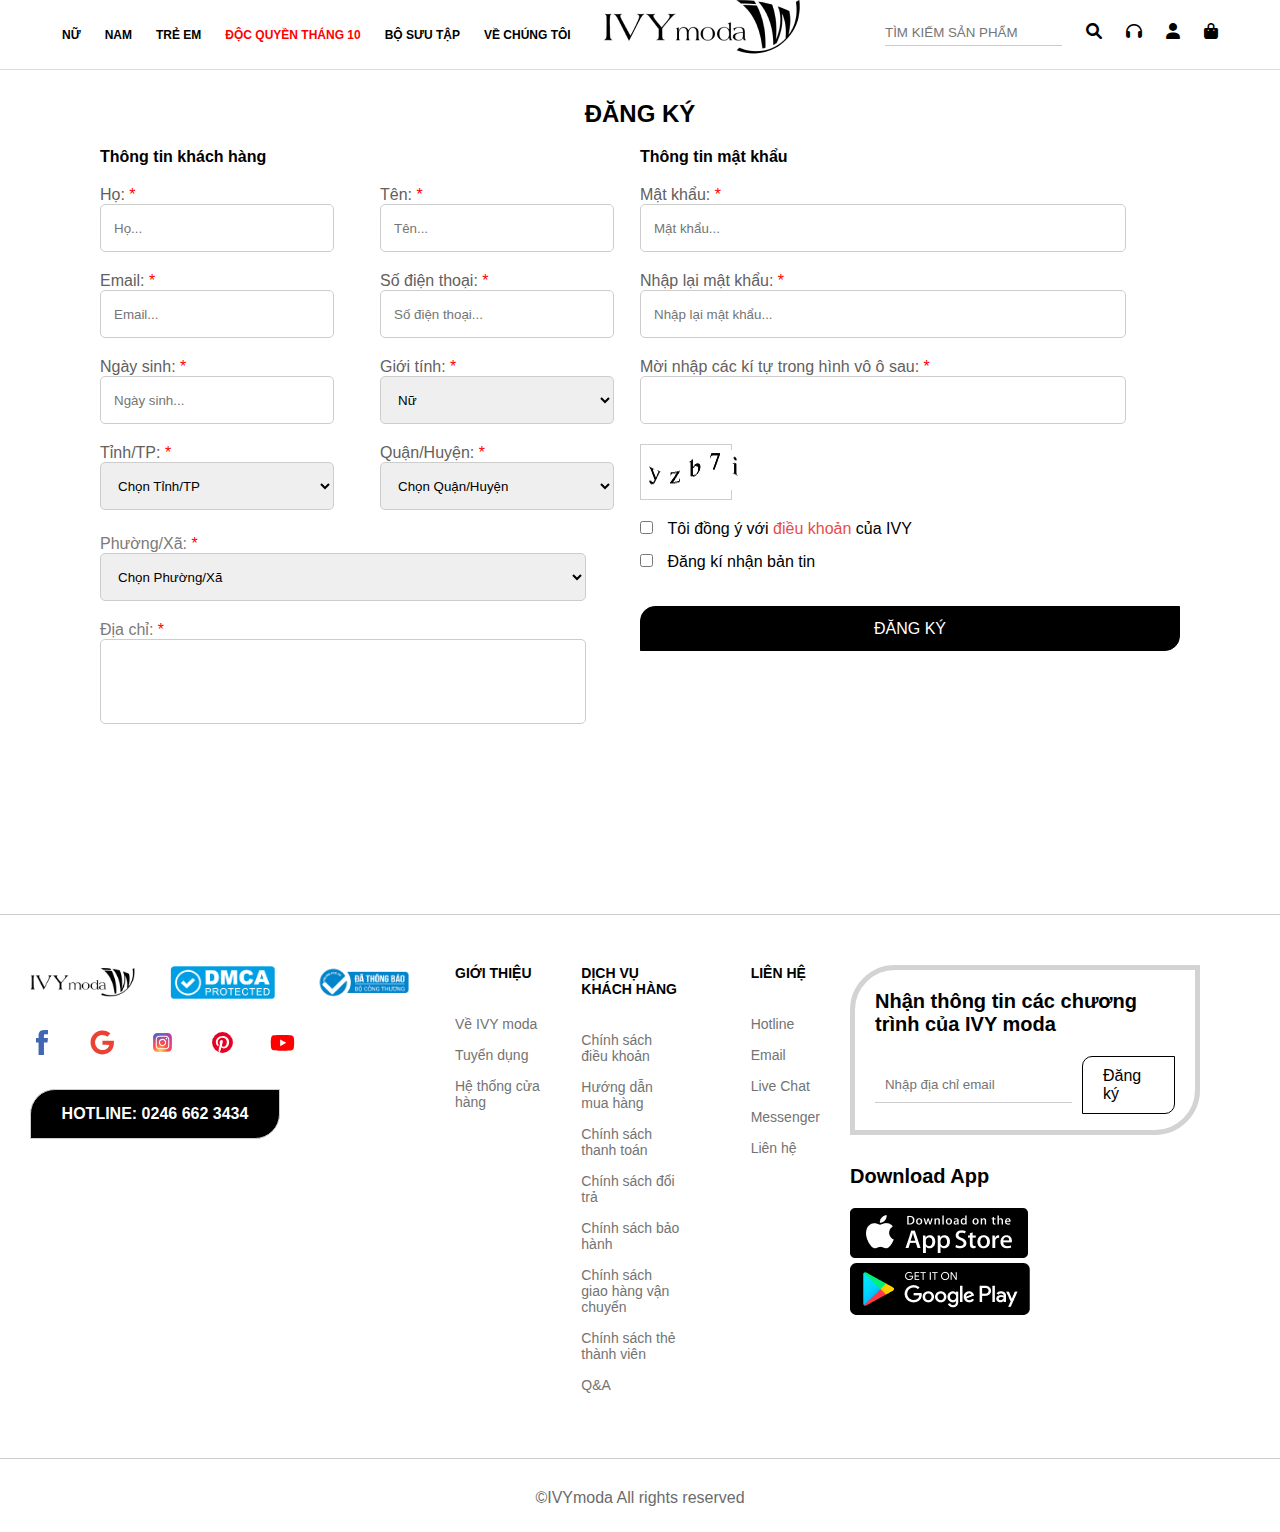
<file: signup.html>
<!DOCTYPE html>
<html lang="en">
<head>
    <meta charset="UTF-8">
    <meta name="viewport" content="width=device-width, initial-scale=1.0">
    <link rel="stylesheet" href="css/style.css">
    <link rel="stylesheet" href="css/signup.css">
    <link rel="stylesheet" href="https://cdnjs.cloudflare.com/ajax/libs/font-awesome/6.0.0/css/all.min.css">
    <link rel="icon" href="images/Remove-bg.ai_1729436108234.png">
    <title>Đăng ký | IVY moda</title>
</head>
<body>
    <header>
        <div class="menu">
            <li><a href="">NỮ</a>
                <ul class="sub-menu">
                    <div class="sub-menu-item">
                        <li><a style="color:red" href="">NEW ARRIVAL</a></li>
                        <li><a href="">MUSE OF THE SUN</a></li>
                        <li><a href="">ROSA CHARM</a></li>
                        <li><a href="">DELICATE LADY</a></li>
                        <li><a href="">WHISPERS OF AUTUMN</a></li>
                        <li><a href="">THE DREAMER</a></li>
                        <li><a href="">MORDEN STYLE</a></li>
                        <li><a href="">ETERNAL ELEGENCE</a></li>
                    </div>
                    <div class="sub-menu-item">
                        <li><a href="">ÁO</a></li>
                            <ul>
                                <li><a href="">Áo sơ mi</a></li>
                                <li><a href="">Áo thun</a></li>
                                <li><a href="">Áo croptop</a></li>
                                <li><a href="">Áo peplum </a></li>    
                                <li><a href="">Áo len</a></li>    
                            </ul>
                    </div>
                    <div class="sub-menu-item">
                        <li><a href="">ÁO KHOÁC</a></li>
                            <ul>
                                <li><a href="">Áo vest/ blazer</a></li>
                                <li><a href="">Áo dạ/ măng tô</a></li>
                            </ul>
                    </div>
                    <div class="sub-menu-item">
                        <li><a href="">SET BỘ</a></li>
                            <ul>
                                <li><a href="">Set bộ công sở</a></li>
                                <li><a href="">Set bộ co-ords</a></li>
                                <li><a href="">Sẻ bộ thun/ len</a></li>
                            </ul>
                    </div>
                    <div class="sub-menu-item">
                        <li><a href="">QUẦN VÀ JUMPSUIT</a></li>
                            <ul>
                                <li><a href="">Quần dài</a></li>
                                <li><a href="">Quần jeans</a></li>
                                <li><a href="">Quần lửng/ short</a></li>
                                <li><a href="">Jumpsuit</a></li>
                            </ul>
                    </div>
                    <div class="sub-menu-item">
                        <li><a href="">CHÂN VÁY</a></li>
                            <ul>
                                <li><a href="">Chân váy bút chì</a></li>
                                <li><a href="">Chân váy chữ A</a></li>
                                <li><a href="">Chân váy jeans</a></li>
                            </ul>
                    </div>
                    <div class="sub-menu-item">
                        <li><a href="">SENORA</a></li>
                            <ul>
                                <li><a href="">Senora - Đầm dạ hội</a></li>
                            </ul>
                    </div>
                    <div class="sub-menu-item">
                        <li><a href="">PHỤ KIỆN</a></li>
                            <ul>
                                <li><a href="">Đồ lót</a></li>
                                <li><a href="">Phụ kiện</a></li>
                                <li><a href="">Túi/ví</a></li>
                                <li><a href="">Giày/dép & Sandals</a></li>
                            </ul>
                    </div>
                </ul>
            </li>

            <li><a href="">NAM</a>
                <ul style="width:1110px;" class="sub-menu">
                    <div class="sub-menu-item">
                        <li><a href="">NEW ARRIVALS</a></li>
                        <li><a style="color:red" href="">Sale ĐỘC QUYỀN T10</a></li>
                    </div>
                    <div class="sub-menu-item">
                        <li><a href="">ÁO</a></li>
                            <ul>
                                <li><a href="">Áo sơ mi</a></li>
                                <li><a href="">Áo thun</a></li>
                                <li><a href="">Áo polo</a></li>
                                <li><a href="">Áo khoác</a></li>    
                                <li><a href="">Áo len</a></li>    
                                <li><a href="">Áo Sweater/ Hoodie</a></li>
                            </ul>
                    </div>
                    <div class="sub-menu-item">
                        <li><a href="">QUẦN NAM</a></li>
                            <ul>
                                <li><a href="">Quần dài</a></li>
                                <li><a href="">Quần khaki</a></li>
                                <li><a href="">Quần jeans</a></li>
                                <li><a href="">Quần lửng/short</a></li>
                            </ul>
                    </div>
                </ul>
            </li>

            <li><a href="">TRẺ EM</a>
                <ul style="width:1060px;" class="sub-menu">
                    <div class="sub-menu-item">
                        <li><a href="">NEW ARRIVAL</a></li>
                        <li><a href="">ÁO KHOÁC</a></li>
                    </div>
                    <div class="sub-menu-item">
                        <li><a href="">BÉ GÁI</a></li>
                            <ul>
                                <li><a href="">Áo bé gái</a></li>
                                <li><a href="">Quần bé gái</a></li>
                                <li><a href="">Váy bé gái</a></li>
                                <li><a href="">Chân váy bé gái</a></li>    
                                <li><a href="">Phụ kiện bé gái</a></li>    
                            </ul>
                    </div>
                    <div class="sub-menu-item">
                        <li><a href="">BÉ TRAI</a></li>
                            <ul>
                                <li><a href="">Áo bé trai</a></li>
                                <li><a href="">Quần bé trai</a></li>
                                <li><a href="">Phụ kiện bé trai</a></li>
                            </ul>
                    </div>
                </ul>
            </li>

            <li><a style="color:red" href="">ĐỘC QUYỀN THÁNG 10</a>
                <ul style="width:992px;" class="sub-menu">
                    <div class="sub-menu-item">
                        <li><a style="color:red" href="">Last Chance Sale từ 100k</a></li>
                            <ul>
                                <li><a href="">100k đến 250k</a></li>
                                <li><a href="">300k đến 450k</a></li>
                                <li><a href="">Từ 500k</a></li>
                            </ul>
                    </div>
                    <div class="sub-menu-item">
                        <li><a style="color:red" href="">Deal độc quyền T10 - SALE upto 50%</a></li>
                            <ul>
                                <li><a href="">Áo</a></li>
                                <li><a href="">Đầm</a></li>
                                <li><a href="">Chân váy</a></li>
                                <li><a href="">Quần/Jumpsuit</a></li>
                            </ul>
                    </div>
                </ul>
            </li>

            <li><a href="">BỘ SƯU TẬP</a>
                <ul style="width:834px;" class="sub-menu">
                    <div class="sub-menu-item">
                        <li><a href="">ÁO</a></li>
                            <ul>
                                <li><a href="">MUSE OF THE SUN</a></li>
                                <li><a href="">ROSA CHARM</a></li>
                                <li><a href="">DELICATE LADY</a></li>
                                <li><a href="">WHISPERS OF AUTUMN</a></li>
                                <li><a href="">THE DREAMER</a></li>
                                <li><a href="">MORDEN STYLE</a></li>
                                <li><a href="">ETERNAL ELEGENCE</a></li>
                            </ul>
                    </div>
                </ul>
            </li>

            <li><a href="">VỀ CHÚNG TÔI</a>
                <ul style="width:200px;" class="sub-menu">
                    <div class="sub-menu-item">
                        <li><a href="">Về IVY moda</a></li>
                        <li><a href="">Fashion Show</a></li>
                        <li><a href="">Hoạt động cộng đồng</a></li>
                    </div>
                </ul>
            </li>
        </div>
        <div class="logo">
            <img src="images/logo.png">

        </div>
        <div class="other">
            <li><input type="text" placeholder="TÌM KIẾM SẢN PHẨM"></li>
            <li><a class="fa-solid fa-magnifying-glass" href=""></a></li>
            <li><a class="fa-solid fa-headphones" href=""></a></li>
            <li><a class="fa-solid fa-user" href=""></a></li>
            <li><a class="fa-solid fa-bag-shopping" href=""></a></li>
        </div>
    </header>

    <div class="signup">
        <h2>ĐĂNG KÝ</h2>
        <div class="container row">
            <div class="signup-info-cust">
                <h4>Thông tin khách hàng</h4>
                <div class="signup-info-cust-grid">
                    <div class="item">
                        <p>Họ: <span style="color:red">*</span></p>
                        <input type="text" placeholder="Họ...">
                    </div>
                    <div class="item">
                        <p>Tên: <span style="color:red">*</span></p>
                        <input type="text" placeholder="Tên...">
                    </div>
                    <div class="item">
                        <p>Email: <span style="color:red">*</span></p>
                        <input type="text" placeholder="Email...">
                    </div>
                    <div class="item">
                        <p>Số điện thoại: <span style="color:red">*</span></p>
                        <input type="text" placeholder="Số điện thoại...">
                    </div>
                    <div class="item">
                        <p>Ngày sinh: <span style="color:red">*</span></p>
                        <input type="text" placeholder="Ngày sinh...">
                    </div>
                    <div class="item">
                        <p>Giới tính: <span style="color:red">*</span></p>
                        <select>
                            <option>Nữ</option>
                            <option>Nam</option>
                            <option>Khác</option>
                        </select>
                    </div>
                    <div class="item">
                        <p>Tỉnh/TP: <span style="color:red">*</span></p>
                        <select>
                            <option>Chọn Tỉnh/TP</option>
                            <option>Hà Nội</option>
                            <option>TP Hồ Chí Minh</option>
                            <option>Đà Nẵng</option>
                            <option>Hải Phòng</option>
                            <option>Cần Thơ</option>
                            <option>Quảng Ninh</option>
                            <option>Thái Bình</option>
                            <option>Thái Nguyên</option>
                            <option>Thanh Hóa</option>
                            <option>Thừa Thiên Huế</option>
                            <option>Tiền Giang</option>
                            <option>Vĩnh Phúc</option>
                            <option>Vĩnh Long</option>
                            <option>Yên Bái</option>
                            <option>Đắk Lắk</option>
                            <option>Đắk Nông</option>
                            <option>Điện Biên</option>
                            <option>Đồng Nai</option>
                            <option>Đồng Tháp</option>
                            <option>Gia Lai</option>
                            <option>Hà Giang</option>
                            <option>Hà Nam</option>
                            <option>Hà Tĩnh</option>
                            <option>Hải Dương</option>
                            <option>Hậu Giang</option>
                            <option>Hòa Bình</option>
                            <option>Hưng Yên</option>
                            <option>Khanh Hòa</option>
                        </select>
                    </div>
                    <div class="item">
                        <p>Quận/Huyện: <span style="color:red">*</span></p>
                        <select>
                            <option>Chọn Quận/Huyện</option>
                        </select>
                    </div>
                </div>
                <div class="signup-info-cust-bottom">
                    <div class="item">
                        <p>Phường/Xã: <span style="color:red">*</span></p>
                        <select>
                            <option>Chọn Phường/Xã</option>
                        </select>
                    </div>
                    <div class="item">
                        <p>Địa chỉ: <span style="color:red">*</span></p>
                        <input type="text" placeholder="">
                    </div>
                </div>
            </div>
            <div class="signup-info-pass">
                <h4>Thông tin mật khẩu</h4>
                <div class="signup-info-pass-grid">
                    <div class="item">
                        <p>Mật khẩu: <span style="color:red">*</span></p>
                        <input type="password" placeholder="Mật khẩu...">
                    </div>
                    <div class="item">
                        <p>Nhập lại mật khẩu: <span style="color:red">*</span></p>
                        <input type="password" placeholder="Nhập lại mật khẩu...">
                    </div>
                    <div class="item">
                        <p>Mời nhập các kí tự trong hình vô ô sau: <span style="color:red">*</span></p>
                        <input type="text" placeholder="">
                    </div>
                    <div class="captcha">
                        <img src="images/capcha.png">
                    </div>
                </div>
                    <div class="agree">
                        <div>
                            <input type="checkbox" id="terms">
                            <label for="terms">Tôi đồng ý với <a style="color:rgb(228, 77, 77)" href="#">điều khoản</a> của IVY</label>
                        </div>
                        <div>
                            <input type="checkbox" id="newsletter">
                            <label for="newsletter">Đăng kí nhận bản tin</label>
                        </div>
                    </div>
                    <div class="button">
                        <p>ĐĂNG KÝ</p>
                    </div>
                
            </div>
        </div>
    </div>

    <div class="footer">
        <div class="left-footer">
            <div class="top-row">
                <img src="images/logo-footer.png">
                <img src="images/dmca.png">
                <img src="images/img-congthuong.png">
            </div>
            <div class="bottom-row">
                <a href="https://www.facebook.com/thoitrangivymoda/?locale=vi_VN"><img src="images/ic_fb.svg"></a>
                <a href="index.html"><img src="images/ic_gg.svg"></a>
                <a href="https://www.instagram.com/ivy_moda/"><img src="images/ic_instagram.svg"></a>
                <a href="https://www.pinterest.com/ivymoda/_saved/"><img src="images/ic_pinterest.svg"></a>
                <a href="https://www.youtube.com/user/thoitrangivymoda"><img src="images/ic_ytb.svg"></a>
            </div>
            <div>
                <p class="hot-line">HOTLINE: 0246 662 3434</p>
            </div>
        </div>
    
        <div class="center-left-footer">
            <li class="footer-txt">GIỚI THIỆU</li>
            <li><a href="">Về IVY moda</a></li>
            <li><a href="">Tuyển dụng</a></li>
            <li><a href="">Hệ thống cửa hàng</a></li>
        </div>
    
        <div class="center-middle-footer">
            <li class="footer-txt">DỊCH VỤ KHÁCH HÀNG</li>
            <li><a href="">Chính sách điều khoản</a></li>
            <li><a href="">Hướng dẫn mua hàng</a></li>
            <li><a href="">Chính sách thanh toán</a></li>
            <li><a href="">Chính sách đổi trả</a></li>
            <li><a href="">Chính sách bảo hành</a></li>
            <li><a href="">Chính sách giao hàng vận chuyển</a></li>
            <li><a href="">Chính sách thẻ thành viên</a></li>
            <li><a href="">Q&A</a></li>
        </div>
    
        <div class="center-right-footer">
            <li class="footer-txt">LIÊN HỆ</li>
            <li><a href="">Hotline</a></li>
            <li><a href="">Email</a></li>
            <li><a href="">Live Chat</a></li>
            <li><a href="">Messenger</a></li>
            <li><a href="">Liên hệ</a></li>
        </div>
    
        <div class="right-footer">
            <div class="sign-up">
                <p class="footer-txt">Nhận thông tin các chương trình của IVY moda</p>
                <div class="input-group">
                    <input type="text" placeholder="Nhập địa chỉ email">
                    <p class="input-hover">Đăng ký</p>
                </div>
            </div>
            <div class="app">
                <p class="footer-txt">Download App</p>
                <a href="https://apps.apple.com/vn/app/ivy-moda/id1430094474?l=vi"><img src="images/appstore.png"></a>
                <a href="https://play.google.com/store/apps/details?id=com.ivymoda.app&hl=vi"><img src="images/googleplay.png"></a>
            </div>
        </div>
    </div>
    
    <div class="copyright">
        <p>©IVYmoda All rights reserved</p>
</div>
 </body>
<script>
   
</script>
</html>
</file>
<file: css/style.css>
* {
    margin:0;
    padding:0;
    box-sizing: border-box;
    font-family: Montserrat, sans-serif;
}
header {
    display:flex;
    justify-content: space-between;
    padding: 0 50px;
    height: 70px;
    align-items: center;
    position: fixed;
    top: 0; 
    width: 100%; 
    background-color: white; 
    z-index: 1000;
}
.row {
    display:flex;
    flex-wrap:wrap;
}
.logo {
    flex:1;
}
.menu {
    flex:2;
    display:flex;
}
.menu li {
    padding: 0 12px;
    position: relative;
}
.menu li:hover .sub-menu {
    visibility: visible;
    top: 50px;
    background-color:white;
}
.sub-menu {
    position:absolute;
    width: 1150px;
    border: 1px solid #ccc;
    padding: 25px 0 20px 20px;
    visibility: hidden;
    top: 170px;
    transition: 0.3s;
    display:flex;
    background-color: white;
    color:#221F20;
}
.sub-menu-item ul a {
    padding-left:15px;
    font-weight: lighter;
    color:rgb(95, 94, 94);
}
.menu li a {
    font-size: 12px;
    font-weight: bold;
    display:block;
    line-height: 30px;
}
.other {
    flex:1;
    display:flex;
}
.other li {
    padding: 0 12px;
}
.other input {
    border:none;
    border-bottom: 1px solid #ccc;
    outline: none;
    padding-bottom: 5px;
}
a {
    text-decoration: none;
    color: black;
}
li {
    list-style: none;
}
.sale-off {
    display:grid;
    grid-template-columns: 1fr 1fr 1fr;
    padding-bottom: 20px;
}
.sale-off a {
    display: block;
    padding: 10px 0;
    text-align: center;
    color: white;
    font-weight: bold;
}
.sale1 {
    background-color: rgb(203, 42, 10);
}
.sale2 {
    background-color: rgb(226, 99, 31);
}
.sale3 {
    background-color: rgb(182, 13, 13);
}
.slider {
    position:relative;
    padding-top: 80px;
    width:100%;
    max-width: 1200px;
    overflow: hidden;
    margin: 0 auto;
}
.aspect-ratio-169 {
    width:100%;
    display: block;
    position: relative;
    padding-top: 56.25%;
    transition: 0.3s;
  }
  
.aspect-ratio-169 img {
    display: block;
    position: absolute;
    width: 100%;
    height: 100%;
    top: 0;
    left: 5%;
    border: 1px solid white;
    border-top-left-radius: 75px;
    border-bottom-right-radius: 75px;    
  }
.dot-container {
    position: absolute;
    bottom: 10px;
    left: 50%;
    transform: translateX(-50%);
    display: flex;
    justify-content: center;
    gap: 10px;
}
.dot {
    width: 12px;
    height: 12px;
    background-color: #bbb;
    border-radius: 50%;
    cursor: pointer;
    transition: background-color 0.3s;
}
.dot:hover, .dot.active {
    background-color: #717171;
}
.footer {
    padding: 50px 30px;
    display:flex;
    border-top: 1px solid #ccc;
    border-bottom: 1px solid #ccc;
    margin-top: 90px;
    margin-bottom: 30px;
}
.left-footer {
    flex:2;
    display:flex;
    flex-direction: column;
    gap: 30px;
}
.top-row, .bottom-row {
    display: flex;
    gap: 35px; /* Khoảng cách giữa các hình ảnh */
}
.top-row img {
    width: 105px; /* Đặt cùng kích thước cho tất cả các ảnh */
    height: 35px;
    object-fit: contain; /* Đảm bảo ảnh không bị méo */
}
.bottom-row img {
    width: 25px;
    height: 25px;
    object-fit: contain;
}
.hot-line {
    border:1px solid #ccc;
    background-color: black;
    color: white;
    border-top-left-radius: 25px;
    border-bottom-right-radius: 25px;
    width: 250px;
    padding: 15px;
    text-align: center;
    font-weight: bold;
}
.center-left-footer {
    flex:1;
    padding-left: 40px;
}
.center-middle-footer {
    flex:1;
    padding-left: 27px;
}
.center-right-footer {
    flex:1;
    padding-left:70px;
}

.right-footer {
    flex:1;
    padding-right:50px;
    display:flex;
    flex-direction: column;
    gap: 30px;
}
.sign-up {
    border:5px solid lightgray;
    padding:20px;
    width:350px;
    height:170px;
    border-top-left-radius: 45px;
    border-bottom-right-radius: 45px;
}
.input-group {
    display: flex;
    gap: 10px;
    align-items: center;
}
.input-hover:hover {
    background-color: black;
    color:white;
}
.input-group input {
    padding: 10px;
    border:none;
    outline: none;
    border-bottom: 1px solid #ccc;
}

.input-group p {
    position:relative;
    right:0;
    padding: 10px 20px;
    border: 1px solid black;
    border-top-left-radius: 10px;
    border-bottom-right-radius: 10px;
}
.footer li {
    margin-bottom: 15px;
    font-size:14px;
}
.footer a {
    color: rgb(115, 115, 115);
}
.footer a:hover {
    color: black;
}
.footer-txt {
    font-size: 20px;
    font-weight: bold;
    padding-bottom: 20px;
}
.copyright {
    text-align: center;
    padding-bottom: 25px;
    color:rgb(107, 107, 107);
}
</file>
<file: css/about.css>
header {
    border-bottom: 1px solid rgb(220, 220, 220);
}
.about {
    padding:85px;
}
.about-top {
    margin-bottom: 50px;
}
.about-top p {
    font-family: Montserrat, sans-serif;
    margin: 0 12px;
    font-size: 14px;
    cursor: pointer;
    color:#5e5e5e;
}
.about-top p:hover {
    color: #000;
}

.about-container img {
    border:none;
    height:auto;
    max-width: 100%;
}
</file>
<file: css/account.css>
header {
    border-bottom: 1px solid rgb(220, 220, 220);
}
.account {
    padding:100px;
    font-family: Montserrat, sans-serif;
}
.container-top {
    padding-bottom: 60px;
    margin: 0 12px;
    font-size: 14px;
    cursor: pointer;
    color:#5e5e5e;
}
.container-left {
    width:20%;
    border:1px solid #b9b9b9;
    padding:25px;
    border-top-left-radius: 15px;
    border-bottom-right-radius: 15px;
    height:500px;
}
.container-right {
    width:80%;
}
.list-item div{
    padding-bottom:30px;
    cursor: pointer;
    color:#7c7a7a;
}
.list-item div:first-child {
    color: black;
}
.list-item i {
    padding-right: 15px;
}
.name {
    padding-bottom:25px;
    border-bottom: 1px solid #e2e1e1cc;
    margin-bottom: 25px;
}
.name img {
    width: 17%;
    border-radius: 50%;
}
.name p {
    padding-left: 15px;
    font-size: 16px;
    color:#7c7a7a;
    padding-top: 10px;
    font-weight: 600;
}
.content-left {
    width: 60%;
}
.content-right {
    width: 40%;
    padding-left: 70px;
}
.content-right table {
    border-collapse: collapse;
    width: 100%;
    height:120px;
    text-align: center;
}
.bold {
    font-weight: 600;
}
.txt {
    color:rgb(115, 114, 114);
}
.content-right table, .content-right th, .content-right td {
    border: 1px solid rgb(202, 202, 202);
    padding: 5px;
}
.content-left {
    padding-left: 30px;
}
.content-left div {
    padding-bottom: 20px;
}
.ip1, .ip2, .ip3, .ip4 {
    border: 1px solid #cdcdcd;
    background-color: #f7f6f6;
    border-radius:5px;
    width:100%;
    height:48px;
    font-weight: 600;
    color:rgb(82, 77, 77);
    padding: 13px;
    padding-left: 20px;
    margin-top:5px;
}
.ip1:focus, .ip2:focus, .ip3:focus, .ip4:focus {
    outline: none;
}
.ip:focus {
    outline: none;
    border: 3px solid rgb(111, 171, 223);
}
.ip {
    border: 1px solid #cdcdcd;
    border-radius:5px;
    width:100%;
    padding: 13px;
    padding-left: 20px;
    margin-top:5px;
    color:rgb(94, 90, 90);
}
.item-box {
    display: grid;
    grid-template-columns: 1fr 1fr 1fr;
    padding-top: 5px;
}
.item p{
    color:rgb(97, 97, 97);
}
.item-box span {
    padding-left: 20px;
}
.container-right h2 {
    padding-bottom: 20px;
    padding-left: 40px;
}
.inform p{

    border:1px solid white;
    background-color:#CCE5FF;
    width:935px;
    color:#004585;
    border-radius: 10px;
    padding: 10px;
    height:45px;
    padding-top:13px;
}
.inform {
    padding-left: 30px;
    padding-bottom: 30px;
}
.button {
    border:1px solid black;
    background-color: black;
    color: white;
    border-top-left-radius: 15px;
    border-bottom-right-radius: 15px;
    height: 50px;
    cursor: pointer;
    text-align: center;
    padding-top: 16px;
}
.button:hover {
    color: black;
    background-color: white;
}
.btn {
    padding-left:100px;

}
.b1 {
    width: 130px;
}
.b2 {
    background-color: white;
    color: black; 
    width: 170px;
}
.b2:hover {
    background-color: black;
    color: white;
}
btn div:first-child {
    margin-right: 55px;
}
</file>
<file: css/cart.css>
header {
    border-bottom: 1px solid rgb(220, 220, 220);
}
* {
    font-family: Montserrat, sans-serif;
}
.bold {
    font-weight: 600;
    font-size: 17px;
    color: #221F20;
}
.cart {
    padding: 60px;
}
.cart-left {
    width:70%;
    float:left;
    padding-right:50px;
}
.cart-right {
    width:30%;
    float:right;
    padding-top: 40px;
}
/*         PROGRESS-BAR        */
.cart-left-progress-bar {
    font-family: Montserrat, sans-serif;
    font-size:13px;
    padding-bottom: 15px;
    display: flex;
    justify-content: space-between;
    align-items: center;
    width: 90%;
    margin: 50px 0;
    position: relative;
    border: 1px solid rgb(217, 217, 217); 
    border-top-left-radius: 10px;
    border-bottom-right-radius: 10px;
}
.progress-line {
    position: absolute;
    top: 38%;
    width: 75%;
    margin: 0 12%;
    height: 4px;
    background-color: #ddd;
    z-index: 0;
}
.progress-step {
    text-align: center;
    position: relative;
    width: 25%;
    z-index: 1;
}
.progress-step::before {
    content: '';
    position: absolute;
    top: 50%;
    left: 50%;
    transform: translate(-50%, -50%);
    width: 12px;
    border: 3px solid #ddd;
    height: 12px;
    background-color: white;
    border-radius: 50%;
}
.progress-step:first-child::before {
    background-color:black !important;
}
.progress-label {
    margin-top: 50px;
}

/*         CART-RIGHT        */
.cart-right-container {
    margin-top: 40px;
    border-bottom: 1px solid rgb(235, 235, 235);
    color: #57585A;
}
.cart-right-container-warn {
    color:rgb(155, 71, 71);
    font-size: 14px;
    text-align: justify;
    padding: 40px 0;
}
.cart-right-container h3 {
    font-size: 20px;
    margin-bottom: 20px;
    color:#221F20;
}
.cart-right-container-text {
    line-height: 2;
    font-size:15px;
}
.cart-right-container-text-right {
    float: right;
    padding-left: 200px;
    text-align: end;
}
.cart-right-container-order-btn {
    width: 100%;
    border:1px solid black;
    background-color: black;
    color: white;
    border-top-left-radius: 15px;
    border-bottom-right-radius: 15px;
    height: 45px;
    cursor: pointer;
}
.cart-right-container-order-btn:hover {
    background-color: white;
    color: black;
}
.cart-right-container-order-btn p {
    text-align: center;
    padding-top:12px;
    font-weight: 500;
    font-size:16px;
}

/*        CART TABLE */
.quantity-input {
    display: flex;
    align-items: center;
    border: 1px solid #ccc;
    height: 40px;
    border-top-left-radius: 10px;
    border-bottom-right-radius: 10px;
    width: 100px;
}

.quantity-btn {
    width: 30px;
    height: 40px;
    border: 1px solid #ccc;
    background-color: #ffffff;
    cursor: pointer;
    font-size: 16px;
    border-top-left-radius: 10px;
    border-bottom-right-radius: 10px;
    display: flex;
    justify-content: center;
    align-items: center;
}
.quantity-text {
    font-family: Montserrat, sans-serif;
    font-size: 17px;
    color:rgb(97, 97, 97);
    padding-top:11px;
}
.quantity-btn:focus {
    outline: none;
}
#quantity:focus {
    outline: none;
}
#quantity {
    width: 40px;
    text-align: center;
    border: none;
    font-size: 16px;
    background-color: #fff;
}
table th {
    color: #6C6D70;
    font-size:12px;
    text-align: left;
    border-bottom: 1px solid rgb(235, 235, 235);
    padding: 20px 0;
}
table td {
    padding: 20px 0;
    border-bottom: 1px solid rgb(235, 235, 235);
    color: #6C6D70;
    vertical-align:top;
}
table td:first-child {
    width: 50%;
}
table td:first-child img {
    width: 35%;
    cursor: pointer;
}
.cart-prod-name {
    width: 65%;
    padding: 0 20px;
    cursor: pointer;
}
.cart-prod-info {
    padding-top: 20px;
    font-size:14px;
}
.cart-prod-info p {
    margin-right: 15px;
}
.discount {
    color: rgb(165, 46, 46);
    font-size: 13px;
    font-weight: 600;
    padding-top: 10px;
}
.trash-can i {
    cursor: pointer;
}
.return {
    width: 30%;
    border: 1px solid black;
    background-color: white;
    color: #221F20;
    border-top-left-radius: 15px;
    border-bottom-right-radius: 15px;
    height: 50px;
    cursor: pointer;
    padding-top: 30px;
    margin-top: 30px;
    display: flex;
    justify-content: center;
    align-items: center;
}
.return p {
    text-align: center;
    font-weight: 500;
    font-size:16px;
    padding-bottom: 25px;
}
.return:hover {
    background-color: black;
    color: white;
}
.return i {
    padding-right: 10px;
}
.cart-left-content-title {
    font-size: 17px;
    color: #221F20;
    padding-bottom: 20px;
}
.cart-left-content-title span {
    color: #D73831;
    font-size: 25px ;
}
</file>
<file: css/category.css>
header {
    border-bottom: 1px solid rgb(220, 220, 220);
}

.category {
    padding: 100px;
}
.cate-top {
    margin-bottom: 50px;
}
.cate-top p {
    font-family: Montserrat, sans-serif;
    margin: 0 12px;
    font-size: 14px;
    cursor: pointer;
    color:#5e5e5e;
}
.cate-top p:hover {
    color:black;
}
.cate-left {
    width:20%;
}
.cate-right {
    width:80%;
    display:flex;
    flex-wrap:wrap;
}
.cate-right-top-item:first-child {
    flex:2;
    font-size:16px;
    font-family: Montserrat, sans-serif;
    font-weight: bold;
}
.cate-right-top-item p {
    font-size:21px;
    font-family: Montserrat, sans-serif;
    font-weight:600;
}
.sort {
    border: 1px solid #ccc;
    border-radius: 15px;
    width: 170px;
    height: 30px;
    padding:5px;
    font-family: Montserrat, sans-serif;
    font-weight: lighter;
    cursor: pointer;
}
.custom-select {
    position: relative;
}
.select-box {
    cursor: pointer;
    display: flex;
    align-items: center;
    padding: 10px;
    border: 1px solid #ccc;
    border-radius: 5px;
    width:170px;
    height:35px;
    font-family: Montserrat, sans-serif;
}
.arrow {
    margin-left: 40px;
    transition: transform 0.2s ease-in-out;
}
.options {
    margin-top: 10px;
    position: absolute;
    top: 100%;
    left: 0;
    background-color: #fff;
    border: 1px solid #ccc;
    border-top: none;
    box-shadow: 0 2px 5px rgba(0, 0, 0, 0.3);
    display: none;
    width: 170px;
    border-radius: 10px;
    height: 0;
    overflow: hidden;
    transition: height 0.3s ease-in-out;
}
.select-value {
    font-family: Montserrat, sans-serif;
    font-size: 14px;
    color:#5d5d5d;
    cursor: pointer;
}
.option {
    font-family: Montserrat, sans-serif;
    padding-bottom:15px;
    font-size:13px;
    padding: 10px;
    cursor: pointer;
    color:#484848;
}
.option:hover {
    font-weight: bold;
    font-size:14px;
}
.options.active {
    display: block;
    z-index: 1;
}
  
.arrow.up {
    transform: rotate(180deg);
}
.cate-right-content {
    display:grid;
    grid-template-columns: repeat(4, 1fr);
    margin-top:20px;
    justify-content: space-between;
}
.cate-right-content-item {
    width: calc(25%-12px);
    padding-right: 20px;
    line-height: 2;
    padding-bottom: 20px;
}
.image-wrapper {
    position: relative;
    width: 100%;
}
.cate-right-content-item img {
    width: 100%;
}
.cate-right-content-item h3 {
    font-size:15px;
    color:#434343;
    font-family: Montserrat, sans-serif;
    font-weight: lighter;
}
.cate-right-content-item p {
    font-size: 18px;
    padding-top:5px;
    font-family: Montserrat, sans-serif;
    font-weight: bold;
}
.cate-right-content-item span {
    padding-left: 80px;
}
.cate-right-content-item i {
    height:30px;
    padding-top:5px;
    width: 40px;
    padding-left: 12px;
    background-color: antiquewhite;
    border-radius: 10px;
}
.cate-right-content-item i:hover {
    background-color: rgb(117, 117, 117);
    cursor: pointer;
}
.cate-right-content-item.prod1 .image-wrapper img:hover {
    content: url(../images/sp1hover.webp);
    transition: transform 0.5s;
}
.cate-right-content-item.prod2 .image-wrapper img:hover {
    content: url(../images/sp2hover.webp);
    transition: transform 0.5s;
}
.cate-right-content-item.prod3 .image-wrapper img:hover {
    content: url(../images/sp3hovers.webp);
    transition: transform 0.5s;
}
.cate-right-content-item.prod4 .image-wrapper img:hover {
    content: url(../images/sp4hover.webp);
    transition: transform 0.5s;
}
.cate-right-content-item.prod5 .image-wrapper img:hover {
    content: url(../images/sp5hover.webp);
    transition: transform 0.5s;
}
.cate-right-content-item.prod6 .image-wrapper img:hover {
    content: url(../images/sp6hover.webp);
    transition: transform 0.5s;
}
.cate-right-content-item.prod7 .image-wrapper img:hover {
    content: url(../images/sp7hover.webp);
    transition: transform 0.5s;
}
.cate-right-content-item.prod8 .image-wrapper img:hover {
    content: url(../images/sp8hover.webp);
    transition: transform 0.5s;
}
.cate-right-content-item.prod9 .image-wrapper img:hover {
    content: url(../images/sp9hover.webp);
    transition: transform 0.5s;
}
.cate-right-content-item.prod10 .image-wrapper img:hover {
    content: url(../images/sp10hover.webp);
    transition: transform 0.5s;
}
.cate-right-content-item.prod11 .image-wrapper img:hover {
    content: url(../images/sp11hover.webp);
    transition: transform 0.5s;
}
.cate-right-content-item.prod12 .image-wrapper img:hover {
    content: url(../images/sp12hover.webp);
    transition: transform 0.5s;
}
.best-seller {
    position: absolute;
    top: 10px;
    left: 10px;
    background-color: #a30f1b;
    color: white;
    padding: 5px 10px;
    border-radius: 3px;
    font-size: 12px;
    font-family: Montserrat, sans-serif;
    font-weight: bold;
}
.new {
    position:absolute;
    top: 10px;
    left: 10px;
    background-color: #f09760;
    color: white;
    padding: 5px 10px;
    border-radius: 3px;
    font-size: 12px;
    font-family: Montserrat, sans-serif;
    font-weight: bold;
}
.product-info {
    padding-top: 10px;
}
.color-options {
    display: flex;
    gap: 5px;
}
.color-box {
    width: 20px;
    height: 20px;
    border-radius: 50%;
    border: 1px solid #ccc;
    cursor: pointer;
    position: relative;
}
.color-box.selected::after {
    content: '✔';
    position: absolute;
    top: 50%;
    left: 50%;
    transform: translate(-50%, -50%);
    color: white;
    font-size: 12px;
}
.heart {
    cursor: pointer;
    font-size: 20px;
    color: #bbb;
    transition: color 0.3s;
}
.heart.active {
    color: red;
}
.pages {
    display:flex;
    justify-content: space-between;
    padding-top: 35px;
    padding-left: 300px;
}
.page:nth-child(2) {
    background-color:black;
    color:white;
}
.page {
    padding: 10px;
    border: 1px solid #ccc;
    border-top-left-radius: 7px;
    border-bottom-right-radius: 7px;
    cursor: pointer;
    font-family: Montserrat, sans-serif;
    font-weight: lighter;
    font-size:12px;
    margin-left: 17px;
    color:rgb(81, 81, 81);
}
.page:hover {
    background-color: #171717;
    color: white;
}
</file>
<file: css/login.css>
header {
    border-bottom: 1px solid rgb(220, 220, 220);
}
.login {
    padding:100px;
}
.container {
    font-family: Montserrat, sans-serif;
    text-align:center;
}
.container h2 {
    font-size: 20px;
    padding-bottom: 20px;
    font-weight: 600;
}
.login-left {
    border-right: 1px solid rgb(236, 236, 236);
    width: 50%;
}
.text {
    padding-bottom: 20px;
    font-size: 14px;
    color:rgb(95, 94, 94);
    line-height:2;
    width:80%;
    padding-left: 115px;
    text-align: center;
}
.login-right {
    width: 50%;
}
.login-input {
    padding-bottom:20px;
}
#ip {
    width: 55%;
    padding: 12px;
    border:1px solid #dddddd;
    border-radius: 5px;
}
#ip:focus{
    border:1px solid rgb(146, 146, 236);
    outline: none;
}
.login-remember {
    padding-bottom: 20px;
    padding-left:150px;
}
.login-remember span {
    padding-right: 60px;
    padding-left: 10px;
}
.login-remember button {
    height:18px;
    width:18px;
    background-color:white;
    border:2px solid #acacac;
    position: relative;
}
.login-remember button:hover {
    border:2px solid rgb(134, 134, 235);
}
.login-remember p {
    cursor: pointer;
    font-size: 15px;
    color:rgb(71, 71, 71);
    text-decoration: underline;
}
.login-remember p:hover {
    color:rgb(143, 88, 88);
}
.login-qr-otp p{
    padding-bottom: 20px;
    cursor: pointer;
    padding-left:32px;
    font-size: 15px;
    color:rgb(71, 71, 71);
    text-decoration: underline;
}
.login-qr-otp p:first-child{
    padding-left:145px;
}
.login-qr-otp p:hover {
    color:rgb(143, 88, 88);
}
.login-submit {
    width: 55%;
    border: 1px solid black;
    background-color: black;
    color: white;
    border-top-left-radius: 15px;
    border-bottom-right-radius: 15px;
    height: 45px;
    cursor: pointer;
    margin-left: 145px;
    margin-top: 20px;
    text-align: center;
  }
  
.login-submit:hover {
    background-color: white;
    color: black;
}
.login-submit p {
    padding-top: 12px;
}
.login-submit a {
    text-decoration: none; 
    color: inherit; 
    display: block;
    height: 100%;
    width: 100%;
}
.remember-btn.active::after {
    content: '✔';
    position: absolute;
    top: 50%;
    left: 50%;
    transform: translate(-50%, -50%);
    color: black;
    font-size: 14px;
}
</file>
<file: css/order.css>
header {
    border-bottom: 1px solid rgb(220, 220, 220);
}
* {
    font-family: Montserrat, sans-serif;
}
.bold {
    font-weight: 600;
    font-size: 17px;
    color: #221F20;
}
.order {
    padding: 60px;
}
.order-left {
    width:70%;
    float:left;
    padding-right:50px;
}
.order-right {
    width:30%;
    float:right;
    padding-top: 40px;
}
/*         PROGRESS-BAR        */
.order-left-progress-bar {
    font-family: Montserrat, sans-serif;
    font-size:13px;
    padding-bottom: 15px;
    display: flex;
    justify-content: space-between;
    align-items: center;
    width: 90%;
    margin: 50px 0;
    position: relative;
    border: 1px solid rgb(217, 217, 217); 
    border-top-left-radius: 10px;
    border-bottom-right-radius: 10px;
}
.progress-line {
    position: absolute;
    top: 38%;
    width: 75%;
    margin: 0 12%;
    height: 4px;
    background-color: #ddd;
    z-index: 0;
}
.progress-step {
    text-align: center;
    position: relative;
    width: 25%;
    z-index: 1;
}
.progress-step::before {
    content: '';
    position: absolute;
    top: 50%;
    left: 50%;
    transform: translate(-50%, -50%);
    width: 12px;
    border: 3px solid #ddd;
    height: 12px;
    background-color: white;
    border-radius: 50%;
}
.progress-step:first-child::before {
    background-color:black !important;
}
.progress-label {
    margin-top: 50px;
}

/*       RIGHT         */
.order-right-container {
    margin-top: 40px;
    padding-bottom: 20px;
    border-bottom: 1px solid rgb(235, 235, 235);
    color: #57585A;
}
.order-right-container-warn {
    color:rgb(155, 71, 71);
    font-size: 14px;
    text-align: justify;
    padding: 40px 0;
}
.order-right-container h3 {
    font-size: 20px;
    margin-bottom: 20px;
    color:#221F20;
}
.order-right-container-text {
    line-height: 2;
    font-size:15px;
}   
.order-right-container-text-right {
    float: right;
    padding-left: 200px;
    text-align: end;
}
.order-right-container-button {
    width: 100%;
    border: 1px solid black;
    background-color: #221F20;
    color: white;
    border-top-left-radius: 15px;
    border-bottom-right-radius: 15px;
    height: 50px;
    cursor: pointer;
    padding-top: 30px;
    margin-top: 30px;
    display: flex;
    justify-content: center;
    align-items: center;
}
.order-right-container-button p {
    text-align: center;
    font-weight: 600;
    font-size:16px;
    padding-bottom: 25px;
}
.order-right-container-button:hover{
    background-color: white;
    color: black;
}
.order-right-container-bottom {
    padding-top: 25px;
}
.order-right-container-bottom-coupon {
    justify-content: space-between;
    align-items: center;
    padding-bottom: 20px;
}
.order-right-container-bottom-coupon div:first-child {
    padding-left: 40px;
}
.order-right-container-bottom-coupon div:last-child {
    padding-right: 40px;
}
.divider {
    width: 1px;
    background-color: #ccc;
    height: 20px;
    margin: 0 10px;
}
.order-right-container-bottom-coupon-input div:first-child {
    flex: 2;
}
.order-right-container-bottom-coupon-input input {
    width: 90%;
    height: 40px;
    outline: none;
    border: 1px solid #bdbdbd;
    border-radius: 5px;
    text-align: center;
}
.order-right-container-bottom-coupon-input div:last-child {
    flex: 1;
}
.apply {
    width: 100%;
    border: 1px solid black;
    background-color: white;
    color: #221F20;
    border-top-left-radius: 15px;
    border-bottom-right-radius: 15px;
    height: 40px;
    cursor: pointer;
    display: flex;
    justify-content: center;
    align-items: center;
}
.apply:hover {
    background-color: #221F20;
    color: white;
}
.order-right {
    background-color: #fdfdfd;
}
.order-right-container-bottom-support {
    padding-top: 20px;  
}
.order-right-container-bottom-support select {
    width: 100%;
    cursor: pointer;
    height: 40px;
    outline: none;
    border: 1px solid #bdbdbd;
    border-radius: 5px;
    text-align: center;
    color:#57585A;
}
input:focus {
    border: 3px solid rgb(80, 203, 219);
}

/*            ORDER LEFT            */
.order-left-content-address {
    width: 60%;
}
.order-left-content-payment {
    width: 40%;
}
.sth {
    font-size:14px;
    color: #221F20;
    padding-bottom: 15px;
}
.order-left-content-address-sign p {
    width: 30%;
    border: 1px solid black;
    background-color: #221F20;
    color: white;
    border-top-left-radius: 15px;
    border-bottom-right-radius: 15px;
    height: 50px;
    margin: 20px 0;
    cursor: pointer;
    display: flex;
    justify-content: center;
    align-items: center;
}
.order-left-content-address-sign p:last-child {
    background-color: white;
    color: #221F20;
    margin-left: 20px;
    font-size:17px;
}
.order-left-content-address-sign p:last-child:hover {
    background-color: #221F20;
    color: white;
}
.order-left-content-address-sign p:first-child:hover {
    background-color: white;
    color: #221F20;
}

/*        ORDER LEFT ADDRESS      */
.info-top-grid {
    display: grid;
    grid-template-columns: 1fr 1fr;
    grid-gap: 20px;
}
.order-left-content-container select, input {
    height: 40px;
    width: 100%;
    outline: none;
    border: 1px solid #bdbdbd;
    border-radius: 5px;
    text-align: center;
}
.info-bottom div{
    padding-top: 20px;
}

/*        ORDER LEFT PAYMENT      */
.order-left-content-payment {
    padding-left: 25px;
}
.order-left-content-payment-top {
    width: 100%;
    height: 80px;
    border: 1px solid #bdbdbd;
    border-top-left-radius: 25px;
    border-bottom-right-radius: 25px;
    margin-top: 20px;
}
.order-left-content-payment-top p {
    font-size: 15px;
    padding-top: 20px;
    text-align: center;
}

/*      SWITCH BUTTON       */
.vat-switch {
    position: relative;
    display: inline-block;
    width:  50px !important;
    margin-top: 10px;
}
.vat-switch input {
    opacity: 0;
    width: 0;
    height: 0;
}
.slider {
    position: absolute;
    cursor: pointer;
    top: 0;
    left: 0;
    right: 0;
    bottom: 0;
    background-color: #ccc;
    transition: .4s;
    padding-top: 25px;
    border-radius: 25px;
}
.slider:before {
    position: absolute;
    content: "";
    height: 19px;
    width: 19px;
    left: 3px;
    bottom: 3px;
    background-color: white;
    transition: .4s;
    border-radius: 50%;
}
.vat-switch input:checked + .slider {
    background-color: black;
}
.vat-switch input:checked + .slider:before {
    transform: translateX(25px);
}

/*  VAT  */
.vat-content input{
    width: 100%;
    height: 40px;
    outline: none;
    border: 1px solid #bdbdbd;
    border-radius: 5px;
    text-align: center;
}
.vat-content input:focus {
    border: 3px solid rgb(80, 203, 219);
}
.vat-content div {
    padding-top: 20px;
}

/*        ORDER LEFT PAYMENT METHOD     */
.payment-option {
    display: flex;
    align-items: center;
    margin-bottom: 10px;
    cursor: pointer;
    padding-top: 20px;
    font-size:14px;
    color:#57585A;
}
.circle {
    height: 18px;
    width: 18px;
    border-radius: 50%;
    border: 2px solid #999;
    display: inline-block;
    margin-right: 10px;
    position: relative;
}
.circle.checked {
    border-color: black;
}
.circle.checked::before {
    content: '';
    background-color: black;
    border-radius: 50%;
    position: absolute;
    top: 2px;
    left: 2px;
    height: 10px;
    width: 10px;
}
.payment-option img {
    margin-left: 30px;
    height: 25px;
}
.payment-option span {
    display: block;
}
.payment-option .description {
    font-size: 12px;
    color: gray;
    margin-left: 28px;
}
.payment-method-container {
    border: 1px solid #bdbdbd;
    border-top-left-radius: 30px;
    border-bottom-right-radius: 30px;
    padding: 20px;
    margin-top: 20px;
}
.payment-method {
    margin-top: 70px;
}

.quantity-input {
    display: flex;
    align-items: center;
    border: 1px solid #ccc;
    height: 40px;
    border-top-left-radius: 10px;
    border-bottom-right-radius: 10px;
    width: 100px;
}

.quantity-btn {
    width: 30px;
    height: 40px;
    border: 1px solid #ccc;
    background-color: #ffffff;
    cursor: pointer;
    font-size: 16px;
    border-top-left-radius: 10px;
    border-bottom-right-radius: 10px;
    display: flex;
    justify-content: center;
    align-items: center;
}
.quantity-text {
    font-family: Montserrat, sans-serif;
    font-size: 17px;
    color:rgb(97, 97, 97);
    padding-top:11px;
}
.quantity-btn:focus {
    outline: none;
}
#quantity:focus {
    outline: none;
}
#quantity {
    width: 40px;
    text-align: center;
    border: none;
    font-size: 16px;
    background-color: #fff;
}
table th {
    color: #6C6D70;
    font-size:12px;
    text-align: left;
    border-bottom: 1px solid rgb(235, 235, 235);
    padding: 20px 0;
}
table td {
    padding: 20px 0;
    border-bottom: 1px solid rgb(235, 235, 235);
    color: #6C6D70;
    vertical-align:top;
}
table td:first-child {
    width: 50%;
}
table td:first-child img {
    width: 35%;
    cursor: pointer;
}
.cart-prod-name {
    width: 65%;
    padding: 0 20px;
    cursor: pointer;
}
.cart-prod-info {
    padding-top: 20px;
    font-size:14px;
}
.cart-prod-info p {
    margin-right: 15px;
}
.discount {
    color: rgb(165, 46, 46);
    font-size: 13px;
    font-weight: 600;
    padding-top: 10px;
}
.display-order-button {
    width: 30%;
    border: 1px solid black;
    background-color: #221F20;
    color: white !important;
    border-top-left-radius: 15px;
    border-bottom-right-radius: 15px;
    height: 50px;
    margin: 20px 0;
    cursor: pointer;
    justify-content: center;
    align-items: center;
    margin: 60px 0;
}
.display-order-button:hover {
    background-color: white;
    color: black !important;
}
.display-order-button p {
    text-align: center;
    font-weight: 600;
    font-size:16px;
    padding-top: 15px;
}
</file>
<file: css/product.css>
header {
    border-bottom: 1px solid rgb(220, 220, 220);
}
.product {
    padding:100px;
}
.prod-top {
    margin-bottom: 50px;
}
.prod-top p {
    font-family: Montserrat, sans-serif;
    margin: 0 12px;
    font-size: 14px;
    cursor: pointer;
    color:#5e5e5e;
}

.prod-top p:hover {
    color:black;
}
.prod-content-left {
    width:50%;
}
.prod-content-right {
    width:50%;
    padding-left:100px;
}
.prod-content-left-image {
    width: 80%;
    padding-right: 20px;
}
.prod-content-left-image img {
    width: 100%;
}
.prod-content-left-small-image {
    width:20%;
    cursor: pointer;
}
.prod-content-left-small-image img {
    width:100%;
}
.prod-content-right-choose p {
    font-family: Montserrat, sans-serif;
    font-size: 14px;
    text-align:center;
    padding-top: 7px;
    border: 1px solid rgb(198, 198, 198);
    color: rgb(116, 116, 116);
    margin-right: 15px;
    width: 40px;
    height: 30px;
    cursor: pointer;
}
.prod-content-right-size {
    padding-top: 20px;
    padding-bottom: 20px;
}
.prod-content-right-size-guide i {
    padding-right: 10px;
}
.prod-content-right-size-guide {
    padding-top:10px;
    font-family: Montserrat, sans-serif;
    font-size: 12px;
    color:rgb(136, 136, 136);
    cursor: pointer;
}
.prod-content-right-size-guide:hover {
    color:rgb(229, 125, 125);
}
.prod-content-right-color p{
    font-family: Montserrat, sans-serif;
    font-size: 20px;
    padding-top: 25px;
    padding-bottom: 20px;
    font-weight:600;
}
.prod-content-right-color-img img{
    width:20px;
    height:20px;
    margin-right: 14px;
    border-radius:50%;
    cursor: pointer;
}
.prod-content-right-quantity {
    display:flex;
}
.quantity-input {
    display: flex;
    align-items: center;
    border: 1px solid #ccc;
    height: 40px;
    border-top-left-radius: 10px;
    border-bottom-right-radius: 10px;
    margin-left: 50px;
}

.quantity-btn {
    width: 30px;
    height: 40px;
    border: 1px solid #ccc;
    background-color: #ffffff;
    cursor: pointer;
    font-size: 16px;
    border-top-left-radius: 10px;
    border-bottom-right-radius: 10px;
    display: flex;
    justify-content: center;
    align-items: center;
}
.quantity-text {
    font-family: Montserrat, sans-serif;
    font-size: 17px;
    color:rgb(97, 97, 97);
    padding-top:11px;
}
.quantity-btn:focus {
    outline: none;
}
#quantity:focus {
    outline: none;
}
#quantity {
    width: 40px;
    text-align: center;
    border: none;
    font-size: 16px;
    background-color: #fff;
}
.prod-content-right-tocart {
    display:flex;
    padding-top: 25px;
}
.prod-content-right-tocart p {
    font-family: Montserrat, sans-serif;
    font-size: 17px;
    cursor: pointer;
    padding: 18px 20px 15px 20px;
    border: 1px solid black;
    border-top-left-radius: 10px;
    border-bottom-right-radius: 10px;
    margin-right: 20px;
    font-weight: bold;
}
.prod-content-right-tocart p:hover {
    background-color: black;
    color: white;
}
.prod-content-right-tocart p:first-child {
    background-color: black;
    color: white;
}
.prod-content-right-tocart p:first-child:hover {
    background-color: white;
    color: black;
}
.prod-content-right-find p{
    font-family: Montserrat, sans-serif;
    font-size: 15px;
    cursor: pointer;
    padding-top: 20px;
    padding-bottom: 45px;
    text-decoration: underline;
    color:rgb(101, 101, 101);
}
.prod-content-right-find p:hover {
    color:rgb(229, 125, 125);
}
.prod-content-right-name h1{
    font-family: Montserrat, sans-serif;
    font-size: 30px;
}
.sku p {
    color:rgb(129, 129, 129);
}
.sku {
    padding-top:5px;
    padding-bottom: 20px;
}
.prod-content-right-price p {
    font-family: Montserrat, sans-serif;
    font-size: 25px;
    font-weight:600;
}
.prod-content-right-description {
    padding-top:40px;
    position:relative;
    border-top:1px solid #dddddd;
}
.prod-content-right-description-top {
    position:absolute;
    width:30px;
    height:30px;
    border: 1px solid #dddddd;
    border-radius:50%;
    padding-top:6px;
    display:flex;
    justify-content: center;
    background-color:white;
    top:-15px;
    left:50%;   
    cursor: pointer;
}
.activeB {
    display:none;
}
.prod-content-right-description-top i {
    transition: transform 0.3s ease;
}
.prod-content-right-description-content-container.activeB + .prod-content-right-description-top i {
    transform: rotate(180deg);
}
.prod-content-right-description-content-title {
    border-bottom: 1px solid #dddddd;
}
.prod-content-right-description-content-title-item {
    padding:6px;
    margin-right:6px;
    cursor: pointer;
}
.prod-content-right-description-content-title-item p {
    font-family: Montserrat, sans-serif;
    font-size: 15px;
    color:rgb(30, 29, 29);
    text-shadow: 0 0 1px #373737;
}
.prod-content-right-description-content {
    padding-top:30px;
}
.prod-content-right-description-content  {
    font-family: Montserrat, sans-serif;
    font-size: 14px;
    color:rgb(65, 65, 65);
}
.prod-content-right-description-content-maintain {
    display:none;
}
.prod-content-right-description-content-detail {
    display:none;
}
.prod-content-right-description-content-detail-item p {
    padding-right:75px;
}
.prod-content-right-description-content-detail-item p:first-child {
    font-weight:600;
}


.heart {
    cursor: pointer;
    font-size: 20px;
    color: #bbb;
    transition: color 0.3s;
}
.heart.active {
    color: red;
}
.product-info {
    padding-top: 10px;
}
.color-options {
    display: flex;
    gap: 5px;
}
.color-box {
    width: 20px;
    height: 20px;
    border-radius: 50%;
    border: 1px solid #ccc;
    cursor: pointer;
    position: relative;
}
.color-box.selected::after {
    content: '✔';
    position: absolute;
    top: 50%;
    left: 50%;
    transform: translate(-50%, -50%);
    color: white;
    font-size: 12px;
}
.buy-with-prod img {
    width:70%;
}

.buy-with-prod.prod1 img:hover {
    content: url(../images/product/buywith1hover.webp);
    transition: transform 0.5s;
}
.buy-with-prod.prod2 img:hover {
    content: url(../images/product/buywith2hover.webp);
    transition: transform 0.5s;
}
.buy-with-prod i {
    height:30px;
    padding-top:5px;
    width: 40px;
    padding-left: 12px;
    background-color: antiquewhite;
    border-radius: 10px;
    cursor: pointer;
}
.buy-with-prod i:hover {
    background-color: rgb(90, 72, 72);
}
.buy-with-prod span {
    padding-left: 150px;
}
.buy-with-prod h3 {
    font-size:15px;
    color:#434343;
    font-family: Montserrat, sans-serif;
    font-weight: lighter;
}
.buy-with-prod p {
    font-size: 18px;
    padding-top:5px;
    font-family: Montserrat, sans-serif;
    font-weight: bold;
}
.buy-with h2 {
    font-family: Montserrat, sans-serif;
    font-size: 28px;
    padding-left:530px;
    font-weight: bold;
    padding-top: 70px;
    padding-bottom: 50px;
}
</file>
<file: css/signup.css>
header {
    border-bottom: 1px solid rgb(220, 220, 220);
}
.signup {
    padding:100px;
    font-family: Montserrat, sans-serif;
}
.signup h2 {
    font-size: 24px;
    padding-bottom: 20px;
    font-weight: 550;
    text-align:center;
}
.signup-info-cust {
    width:50%;
}
.signup-info-pass {
    width:50%;
}
.signup-info-cust-grid {
    display: grid;
    grid-template-columns: 1fr 1fr;
    grid-gap: 20px;
    color:rgb(99, 96, 96);
}
.item input, select {
    border: 1px solid #cdcdcd;
    border-radius:5px;
    width:90%;
    height:48px;
    padding: 13px;
}
.item input:focus, select:focus {
    border: 3px solid rgb(111, 171, 223);
    outline: none;
}
.signup-info-pass-grid {
    display:grid;
    grid-template-columns: 1fr;
    grid-gap: 20px;
    color:rgb(99, 96, 96);
}
.signup-info-cust-bottom {
    padding-top: 25px;
    display:grid;
    grid-template-columns: 1fr;
    grid-gap: 20px;
    color:rgb(125, 122, 122);
}
.signup-info-cust-bottom input {
    height: 85px;
}
.container h4 {
    padding-bottom: 20px;
}
.captcha {
    border: 1px solid #cdcdcd;
    width: 17%;
    padding:5px;
}
.agree {
    padding: 20px 0;
}
.agree div {
    padding-bottom: 15px;
}
.agree label {
    padding-left: 10px;
}
.button {
    border:1px solid black;
    background-color: black;
    color: white;
    border-top-left-radius: 15px;
    border-bottom-right-radius: 15px;
    height: 45px;
    cursor: pointer;
    text-align: center;
    padding-top: 13px;
}
.button:hover {
    color: black;
    background-color: white;
}
</file>
